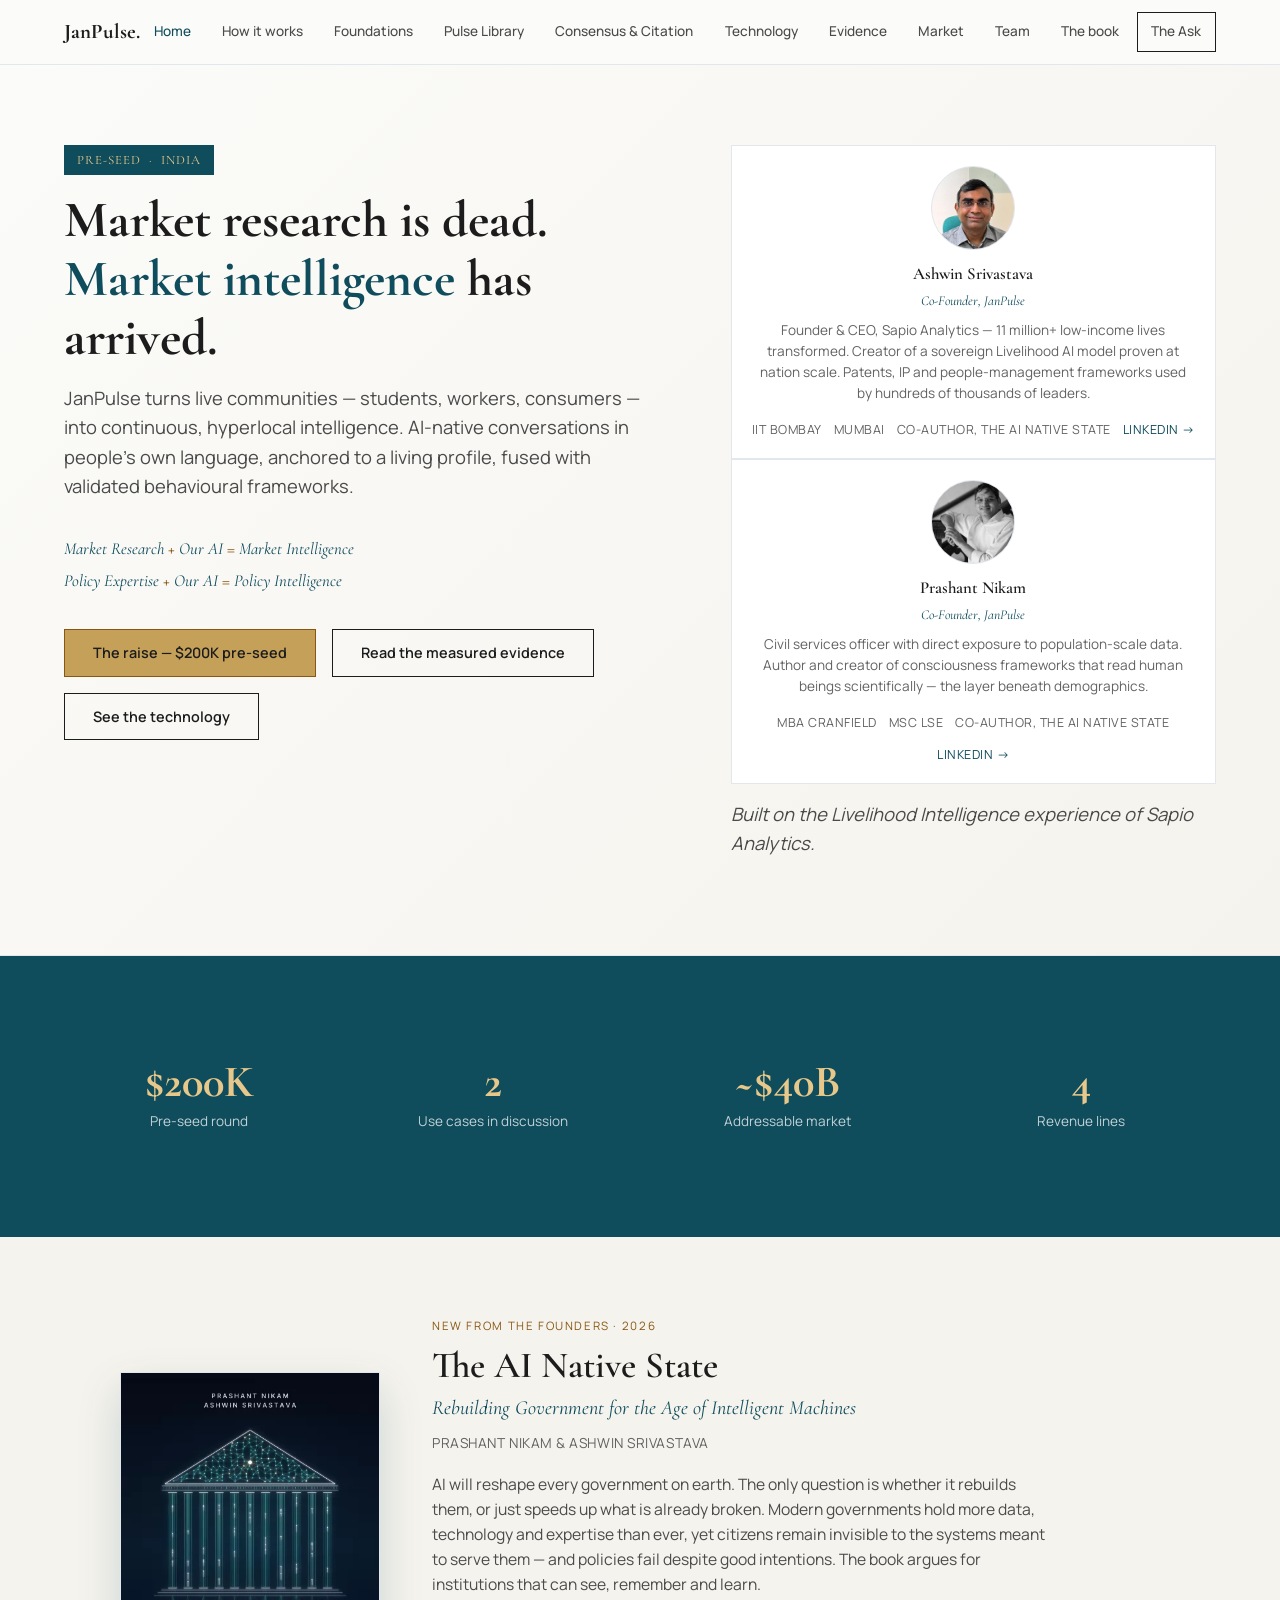
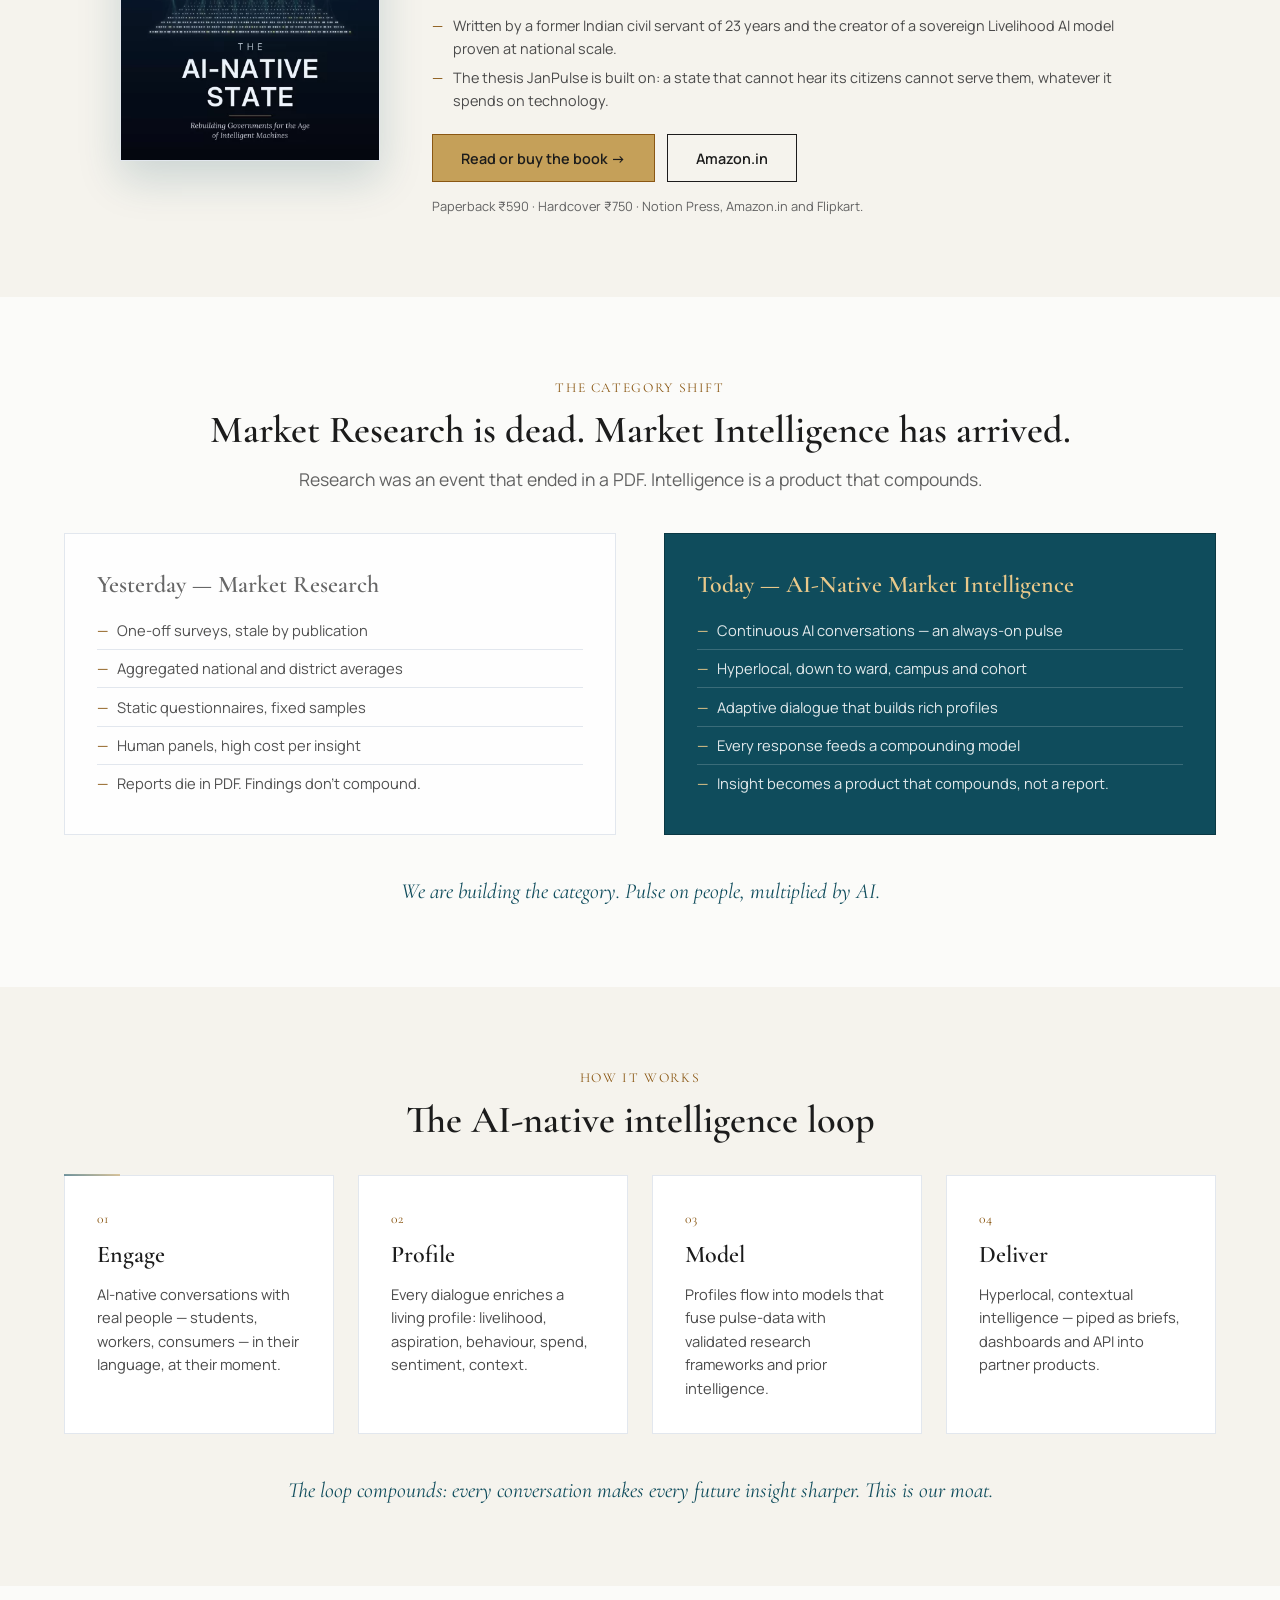
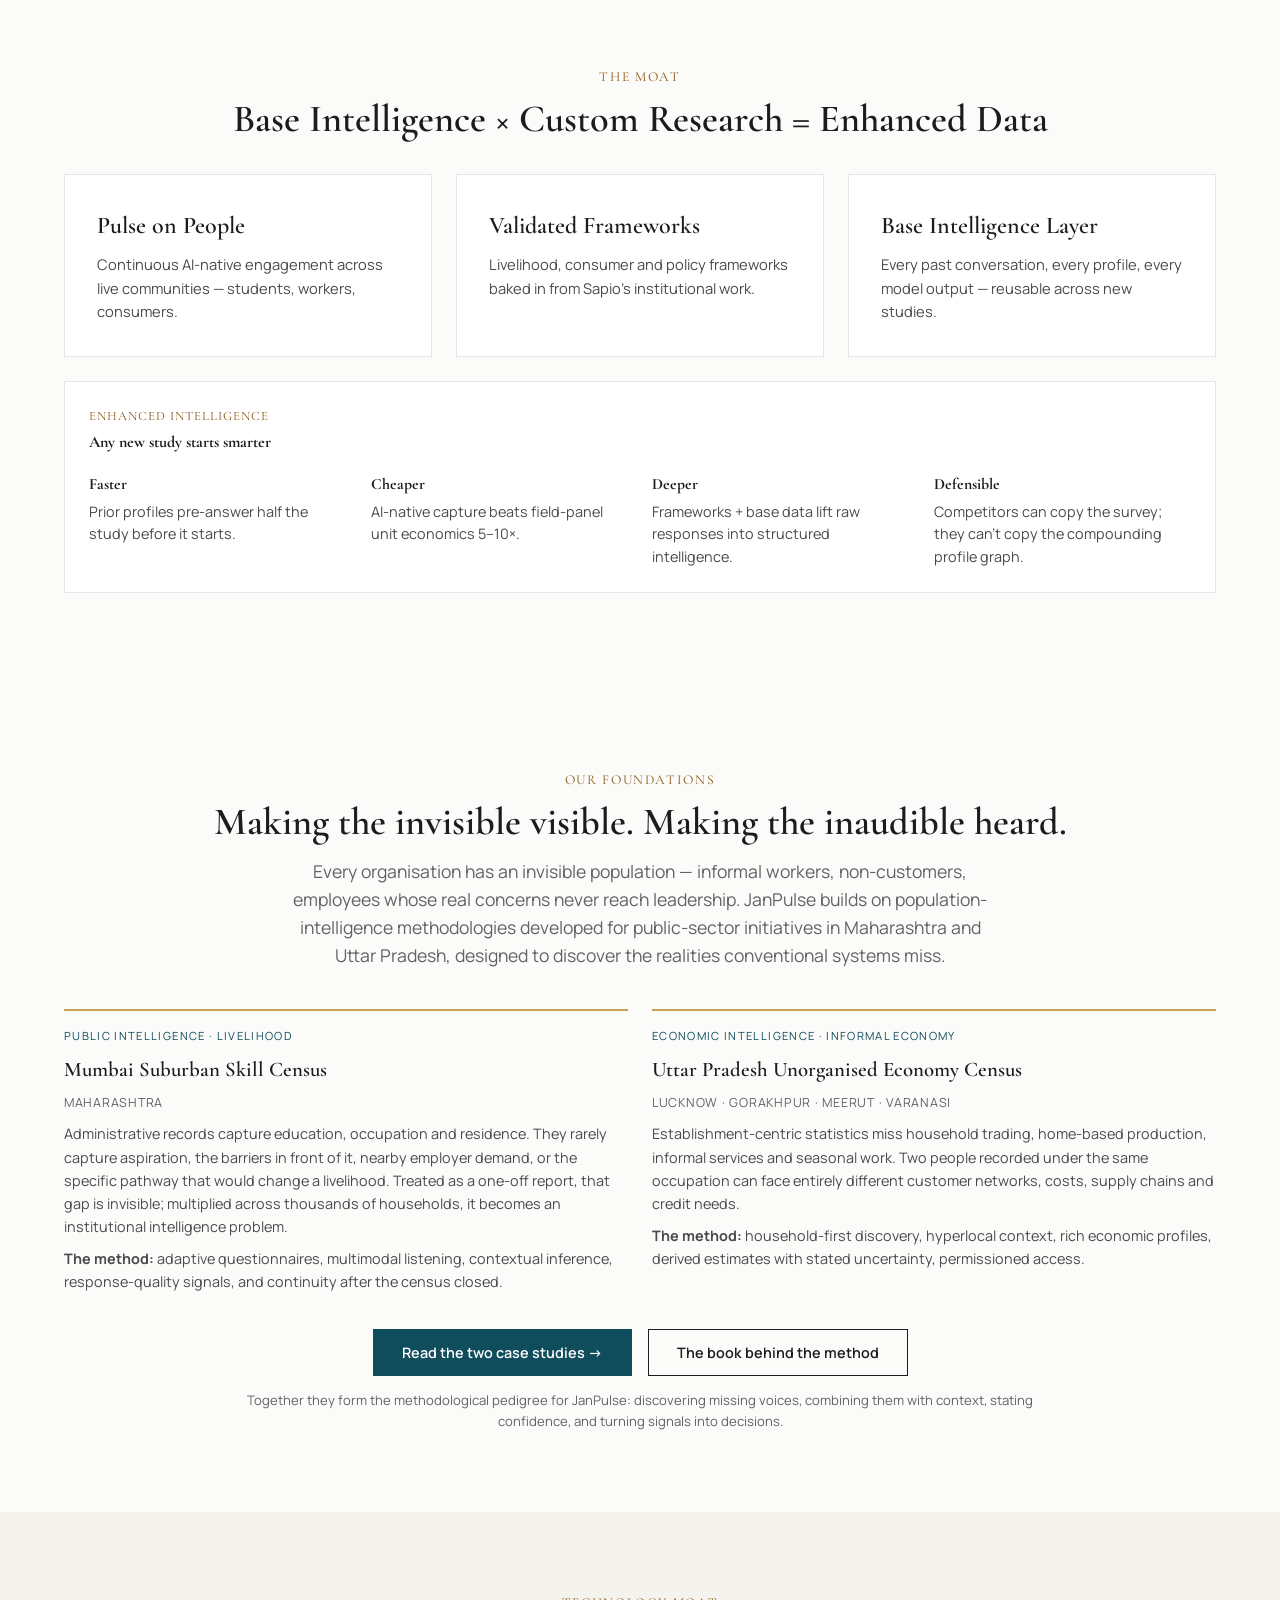
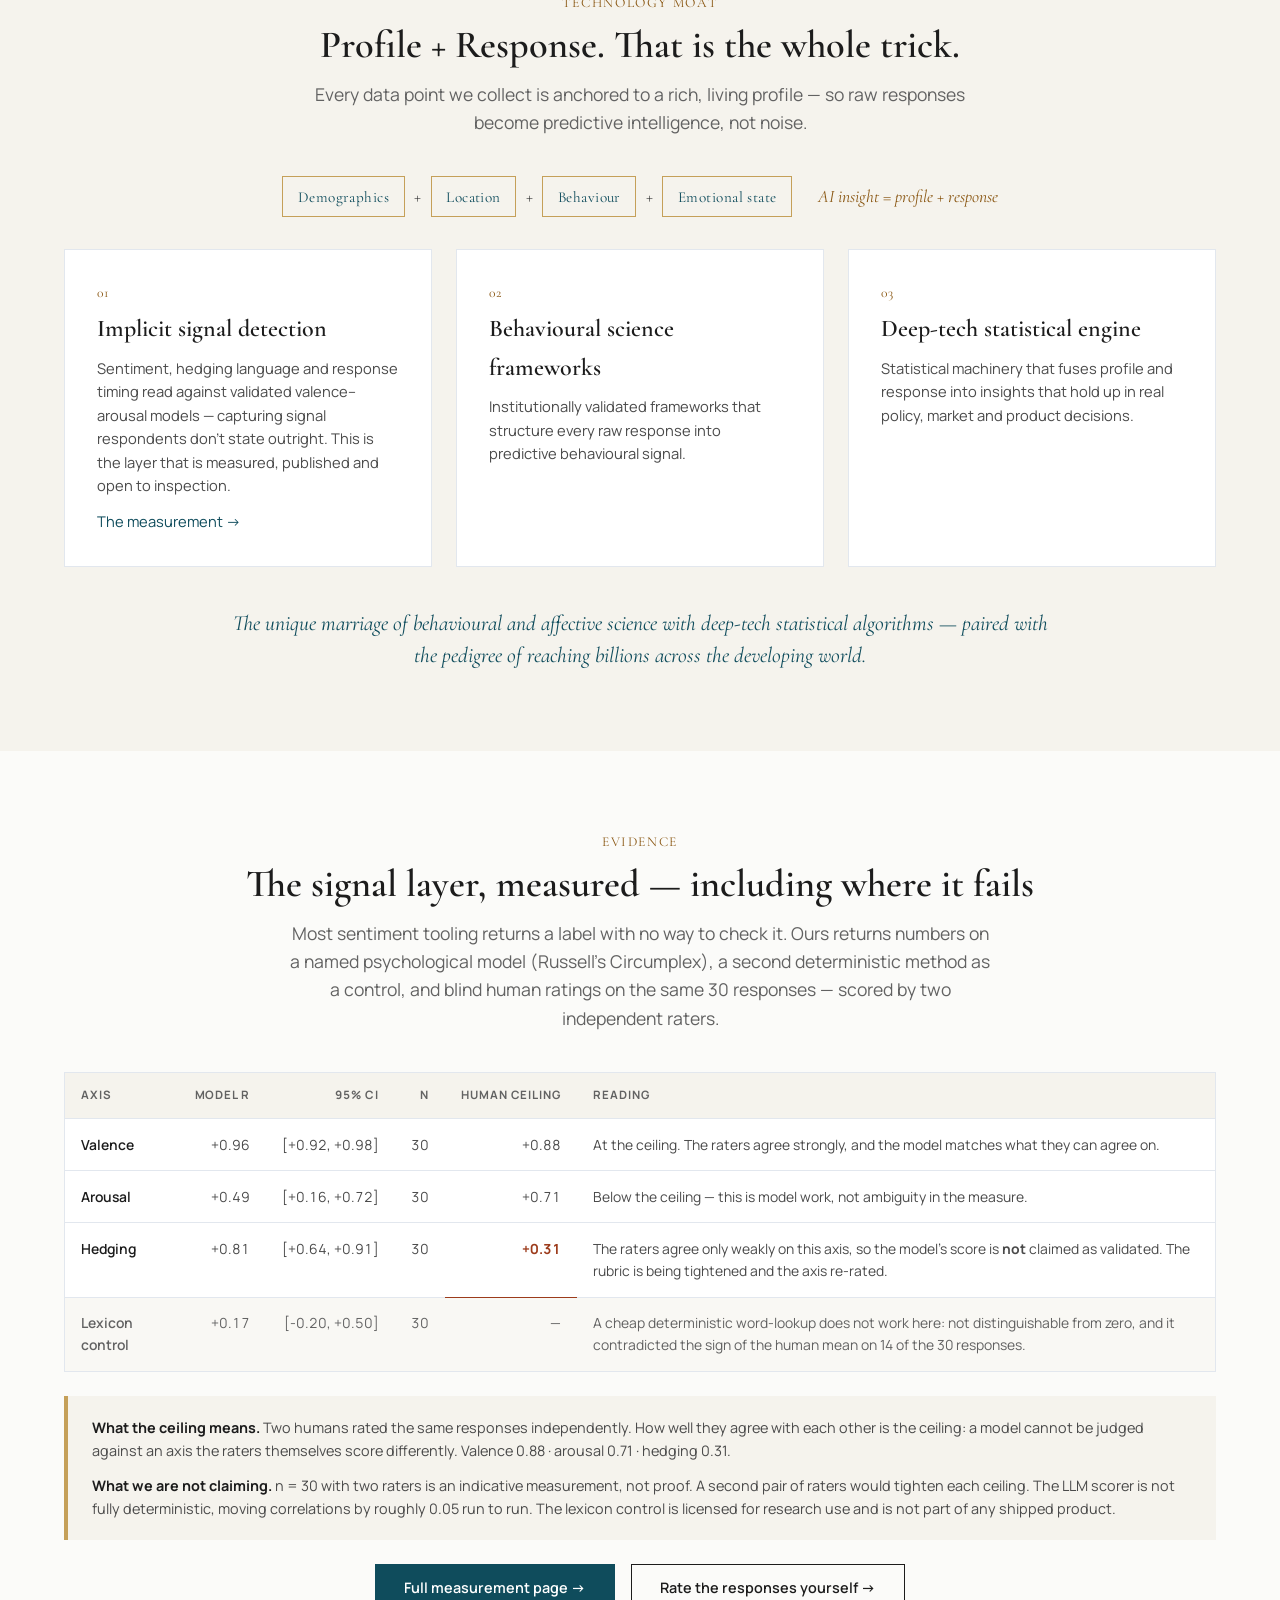
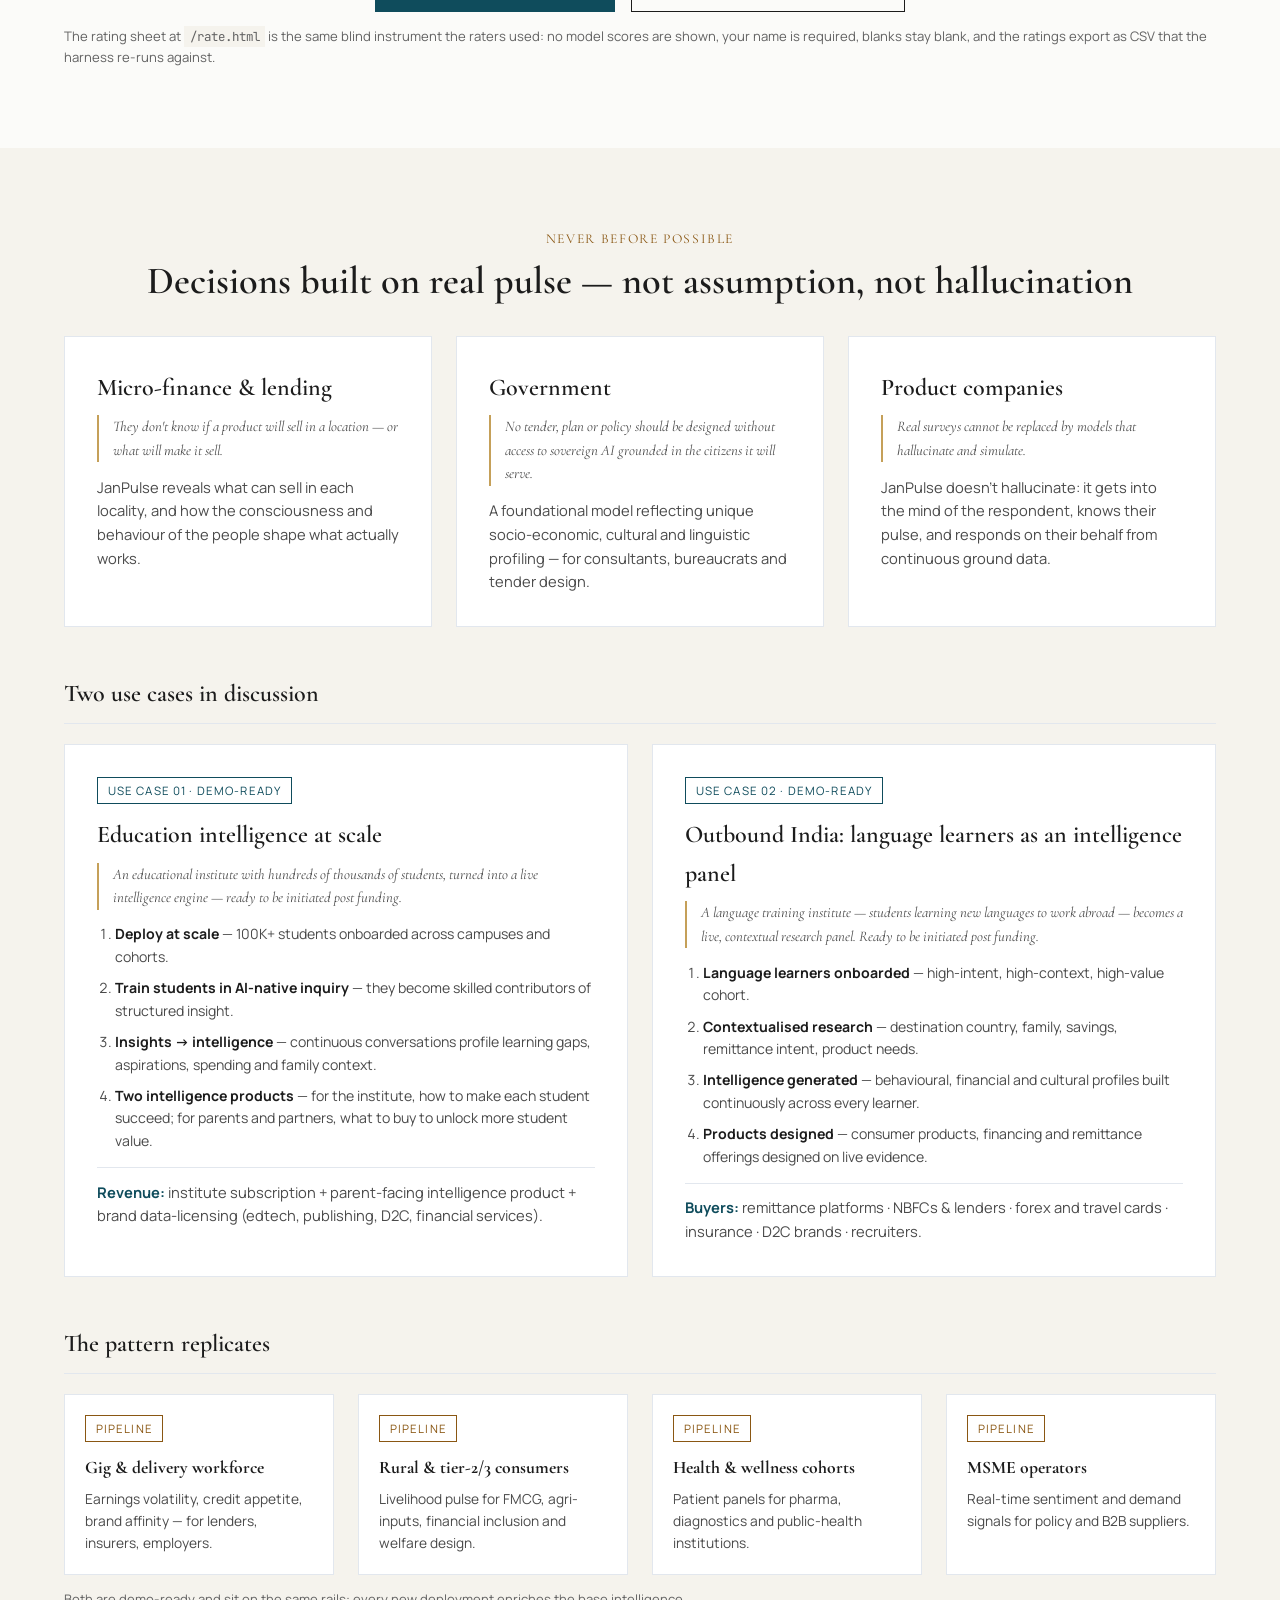
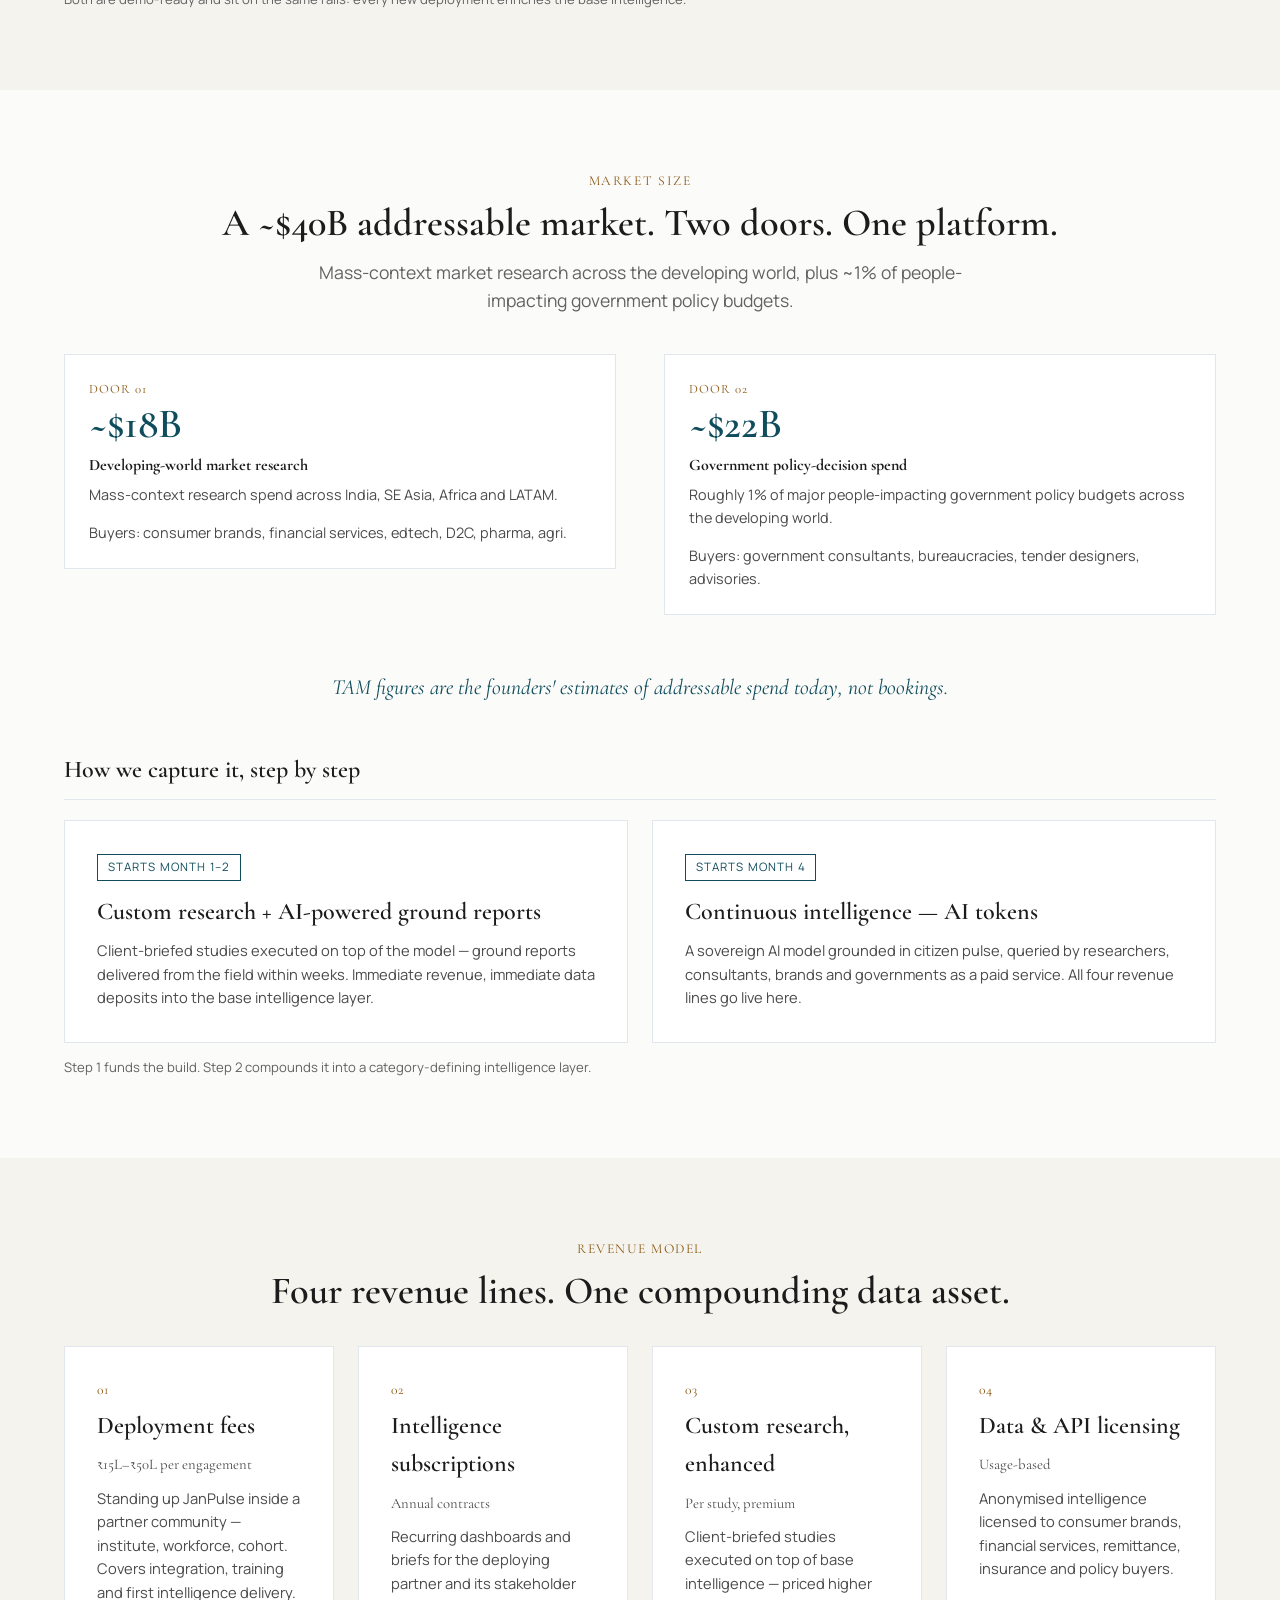
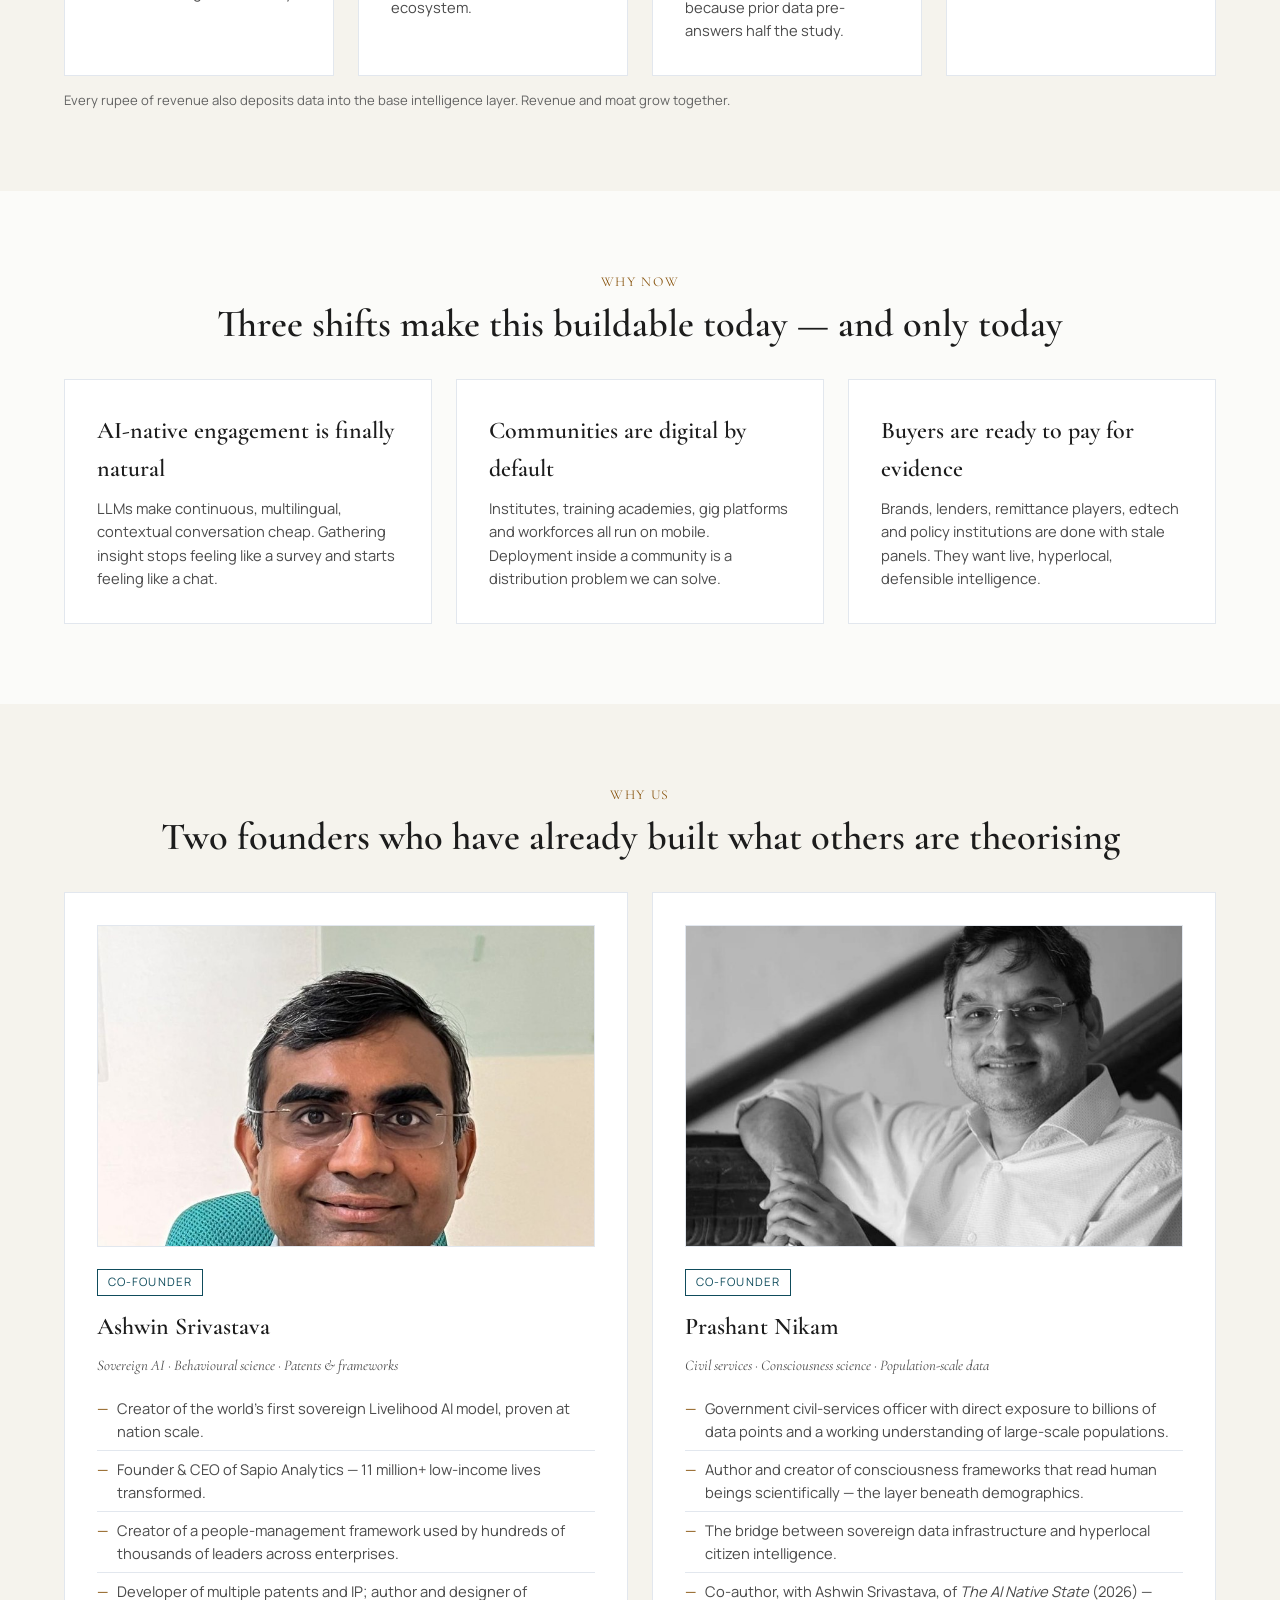
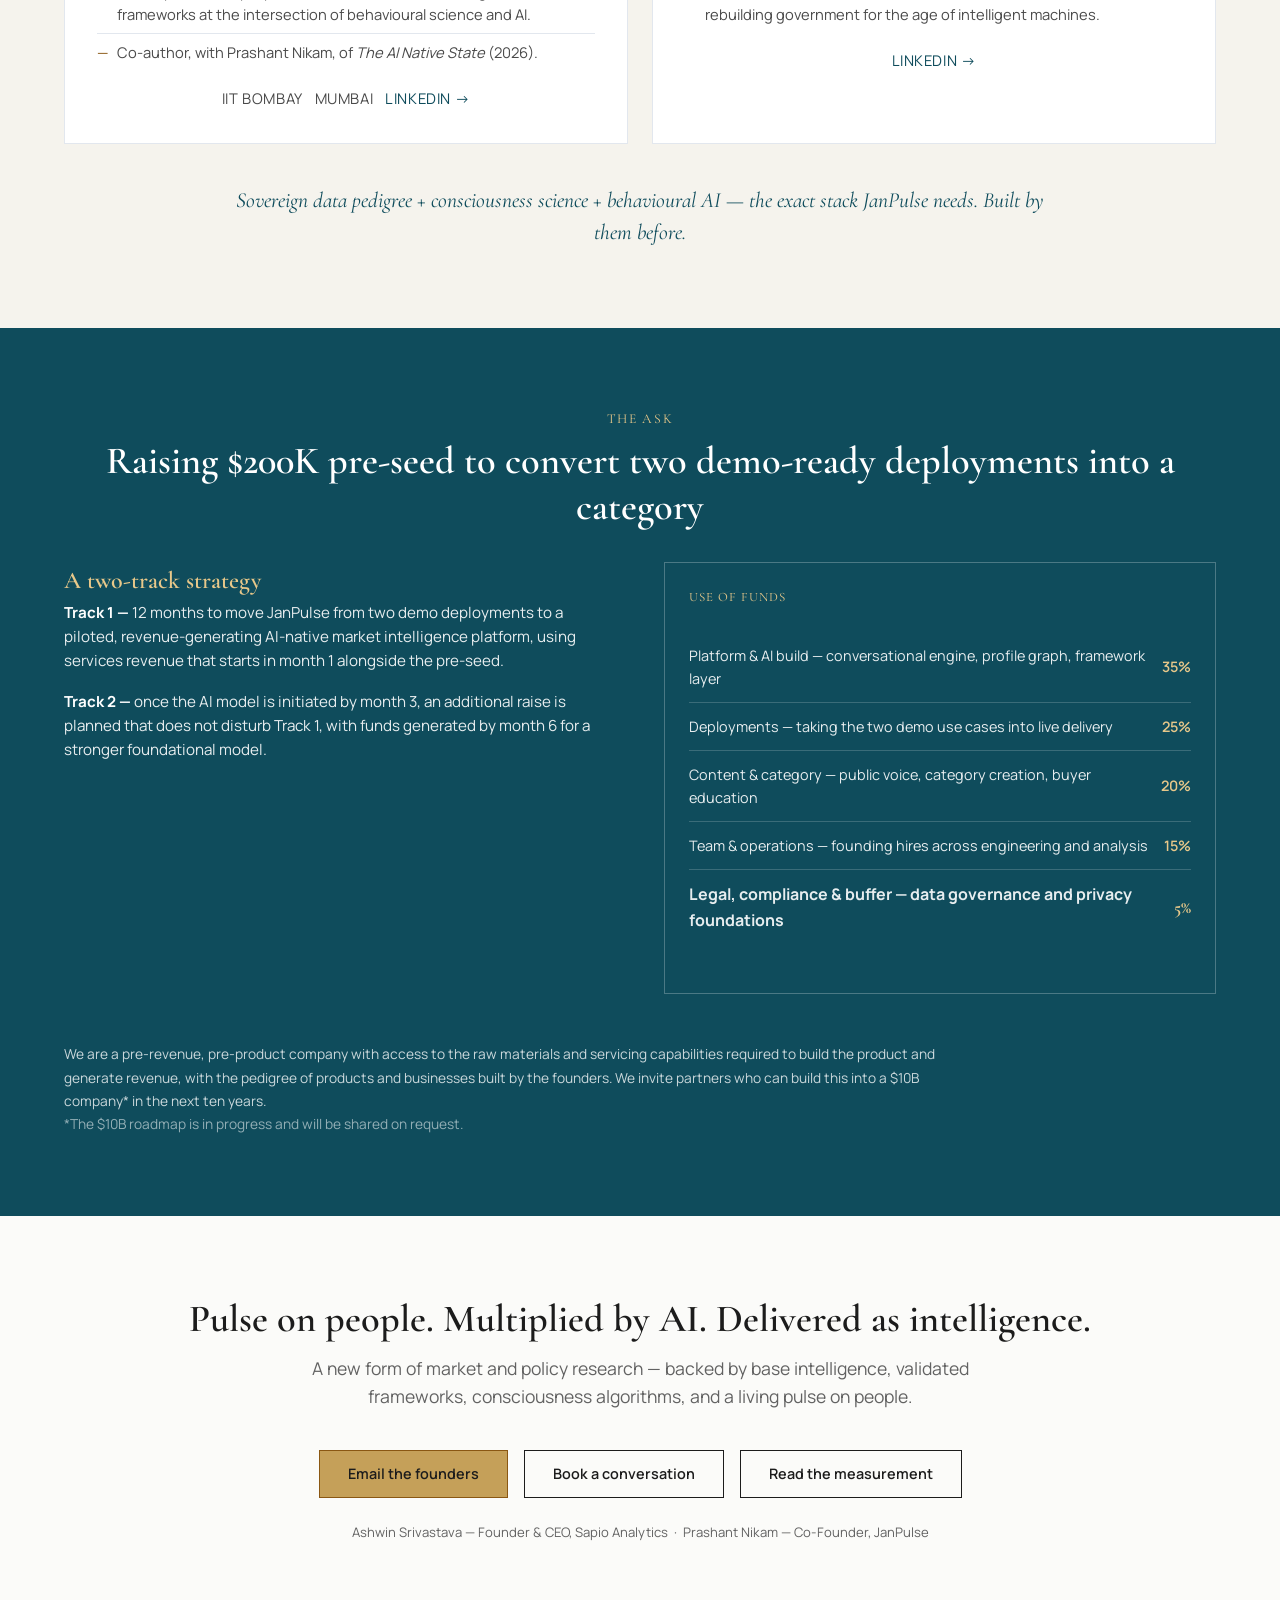
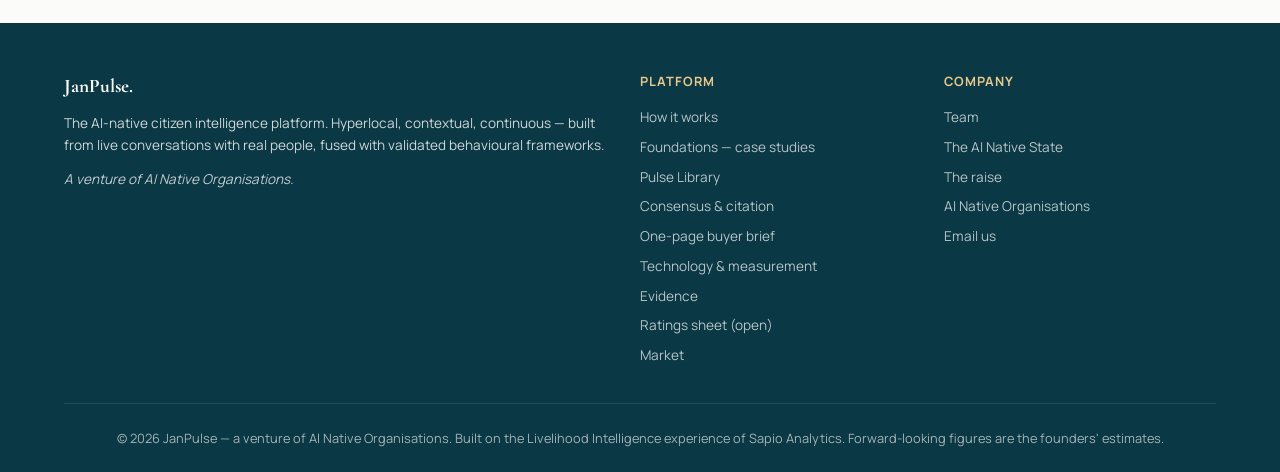
<file: index.html>
<!DOCTYPE html>
<html lang="en">
<head>
  <meta charset="UTF-8">
  <meta name="viewport" content="width=device-width, initial-scale=1.0">
  <title>JanPulse — The AI-Native Citizen Intelligence Platform</title>
  <link rel="stylesheet" href="styles.css">
  <link rel="stylesheet" href="janpulse.css">
  <meta name="description" content="JanPulse is the AI-native citizen intelligence platform: continuous, hyperlocal, contextual intelligence built from live conversations with real people — students, workers, consumers — in their language, fused with validated behavioural frameworks. Pre-seed, India.">
  <meta property="og:title" content="JanPulse — The AI-Native Citizen Intelligence Platform">
  <meta property="og:description" content="Market Research + Our AI = Market Intelligence. Policy Expertise + Our AI = Policy Intelligence. Hyperlocal. Contextual. Continuous.">
  <meta property="og:type" content="website">
</head>
<body>

<!-- Navigation -->
<nav class="site-nav">
  <div class="nav-inner">
    <a class='nav-logo' href='/'>JanPulse.</a>
    <button class="nav-toggle" onclick="toggleNav()" aria-label="Toggle navigation">
      <span></span><span></span><span></span>
    </button>
    <div class="nav-links" id="navLinks">
      <a class='active' href='/'>Home</a>
      <a href="#how">How it works</a>
      <a href="/foundations.html">Foundations</a>
      <a href="/library.html">Pulse Library</a>
      <a href='/consensus.html'>Consensus &amp; Citation</a>
      <a href="/#technology">Technology</a>
      <a href="#evidence">Evidence</a>
      <a href="#market">Market</a>
      <a href="#team">Team</a>
      <a href="#book">The book</a>
      <a href="#ask" class="btn btn-outline btn-sm">The Ask</a>
    </div>
  </div>
</nav>

<!-- Hero -->
<section class="hero">
  <div class="container">
    <div class="hero-grid">
      <div>
        <div class="badge">Pre-seed &nbsp;·&nbsp; India</div>
        <h1>Market research is dead. <span class="highlight">Market intelligence</span> has arrived.</h1>
        <p>JanPulse turns live communities &mdash; students, workers, consumers &mdash; into continuous,
          hyperlocal intelligence. AI-native conversations in people's own language, anchored to a living
          profile, fused with validated behavioural frameworks.</p>
        <p class="hero-equations">Market Research <b>+</b> Our AI <b>=</b> Market Intelligence<br>
          Policy Expertise <b>+</b> Our AI <b>=</b> Policy Intelligence</p>
        <div class="hero-actions">
          <a href="#ask" class="btn btn-gold">The raise &mdash; $200K pre-seed</a>
          <a href="#evidence" class="btn btn-outline">Read the measured evidence</a>
          <a href="/technology.html" class="btn btn-outline">See the technology</a>
        </div>
      </div>
      <div>
        <h2 class="sr-only">Founders</h2>
        <div class="researcher-card">
          <div class="avatar photo"><img src="assets/img/founders/ashwin-200.jpg" alt="Ashwin Srivastava"
            width="200" height="200" loading="lazy"></div>
          <h3>Ashwin Srivastava</h3>
          <div class="institution">Co-Founder, JanPulse</div>
          <div class="title">Founder &amp; CEO, Sapio Analytics &mdash; 11 million+ low-income lives transformed.
            Creator of a sovereign Livelihood AI model proven at nation scale. Patents, IP and
            people-management frameworks used by hundreds of thousands of leaders.</div>
          <div class="mini-links">
            <span>IIT Bombay</span><span>Mumbai</span><span>Co-author, The AI Native State</span>
            <a href="https://www.linkedin.com/in/ashwinsrivastava/" target="_blank" rel="noopener">LinkedIn &rarr;</a>
          </div>
        </div>
        <div class="researcher-card" style="margin-top:1rem;">
          <div class="avatar photo"><img src="assets/img/founders/prashant-200.jpg" alt="Prashant Nikam"
            width="200" height="200" loading="lazy"></div>
          <h3>Prashant Nikam</h3>
          <div class="institution">Co-Founder, JanPulse</div>
          <div class="title">Civil services officer with direct exposure to population-scale data.
            Author and creator of consciousness frameworks that read human beings scientifically &mdash;
            the layer beneath demographics.</div>
          <div class="mini-links">
            <span>MBA Cranfield</span><span>MSc LSE</span><span>Co-author, The AI Native State</span>
            <a href="https://www.linkedin.com/in/prashant-nikam-new/" target="_blank" rel="noopener">LinkedIn &rarr;</a>
          </div>
        </div>
        <p class="provenance">Built on the Livelihood Intelligence experience of Sapio Analytics.</p>
      </div>
    </div>
  </div>
</section>

<!-- Stats -->
<section class="section section-dark text-center">
  <div class="container">
    <div class="stats-row">
      <div class="stat-card">
        <div class="num">$200K</div>
        <div class="label">Pre-seed round</div>
      </div>
      <div class="stat-card">
        <div class="num">2</div>
        <div class="label">Use cases in discussion</div>
      </div>
      <div class="stat-card">
        <div class="num">~$40B</div>
        <div class="label">Addressable market</div>
      </div>
      <div class="stat-card">
        <div class="num">4</div>
        <div class="label">Revenue lines</div>
      </div>
    </div>
  </div>
</section>

<!-- The book -->
<section class="section section-cream" id="book">
  <div class="container">
    <div class="book-band">
      <div class="book-cover">
        <img src="assets/img/the-ai-native-state-cover.webp"
             alt="The AI Native State, by Prashant Nikam and Ashwin Srivastava"
             width="400" height="600" loading="lazy">
      </div>
      <div class="book-details">
        <div class="book-kicker">New from the founders &middot; 2026</div>
        <h2 class="book-title">The AI Native State</h2>
        <p class="book-subtitle">Rebuilding Government for the Age of Intelligent Machines</p>
        <p class="book-authors">Prashant Nikam &amp; Ashwin Srivastava</p>
        <p class="book-blurb">AI will reshape every government on earth. The only question is whether it
          rebuilds them, or just speeds up what is already broken. Modern governments hold more data,
          technology and expertise than ever, yet citizens remain invisible to the systems meant to
          serve them &mdash; and policies fail despite good intentions. The book argues for
          institutions that can see, remember and learn.</p>
        <ul class="book-points">
          <li>Written by a former Indian civil servant of 23 years and the creator of a sovereign
            Livelihood AI model proven at national scale.</li>
          <li>The thesis JanPulse is built on: a state that cannot hear its citizens cannot serve them,
            whatever it spends on technology.</li>
        </ul>
        <div class="book-actions">
          <a href="https://notionpress.com/in/read/the-ai-native-state" target="_blank" rel="noopener"
             class="btn btn-gold">Read or buy the book &rarr;</a>
          <a href="https://www.amazon.in/dp/B0HMSJRMRS" target="_blank" rel="noopener"
             class="btn btn-outline">Amazon.in</a>
        </div>
        <p class="book-price">Paperback &#8377;590 &middot; Hardcover &#8377;750 &middot; Notion Press,
          Amazon.in and Flipkart.</p>
      </div>
    </div>
  </div>
</section>

<!-- Category shift -->
<section class="section" id="shift">
  <div class="container">
    <span class="eyebrow text-center">The category shift</span>
    <h2 class="section-title text-center">Market Research is dead. Market Intelligence has arrived.</h2>
    <p class="section-subtitle text-center" style="margin-left:auto;margin-right:auto;">
      Research was an event that ended in a PDF. Intelligence is a product that compounds.
    </p>

    <div class="cols-2">
      <div class="card card-muted">
        <h3>Yesterday &mdash; Market Research</h3>
        <ul class="plain-list">
          <li>One-off surveys, stale by publication</li>
          <li>Aggregated national and district averages</li>
          <li>Static questionnaires, fixed samples</li>
          <li>Human panels, high cost per insight</li>
          <li>Reports die in PDF. Findings don't compound.</li>
        </ul>
      </div>
      <div class="card card-dark">
        <h3>Today &mdash; AI-Native Market Intelligence</h3>
        <ul class="plain-list">
          <li>Continuous AI conversations &mdash; an always-on pulse</li>
          <li>Hyperlocal, down to ward, campus and cohort</li>
          <li>Adaptive dialogue that builds rich profiles</li>
          <li>Every response feeds a compounding model</li>
          <li>Insight becomes a product that compounds, not a report.</li>
        </ul>
      </div>
    </div>
    <p class="pull-quote">We are building the category. Pulse on people, multiplied by AI.</p>
  </div>
</section>

<!-- How it works -->
<section class="section section-cream" id="how">
  <div class="container">
    <span class="eyebrow text-center">How it works</span>
    <h2 class="section-title text-center">The AI-native intelligence loop</h2>
    <div class="card-grid card-grid-4" style="margin-top:2rem;">
      <div class="card">
        <div class="step-num">01</div>
        <h3>Engage</h3>
        <p>AI-native conversations with real people &mdash; students, workers, consumers &mdash; in their
          language, at their moment.</p>
      </div>
      <div class="card">
        <div class="step-num">02</div>
        <h3>Profile</h3>
        <p>Every dialogue enriches a living profile: livelihood, aspiration, behaviour, spend, sentiment,
          context.</p>
      </div>
      <div class="card">
        <div class="step-num">03</div>
        <h3>Model</h3>
        <p>Profiles flow into models that fuse pulse-data with validated research frameworks and prior
          intelligence.</p>
      </div>
      <div class="card">
        <div class="step-num">04</div>
        <h3>Deliver</h3>
        <p>Hyperlocal, contextual intelligence &mdash; piped as briefs, dashboards and API into partner
          products.</p>
      </div>
    </div>
    <p class="pull-quote">The loop compounds: every conversation makes every future insight sharper. This is our moat.</p>
  </div>
</section>

<!-- Moat -->
<section class="section" id="moat">
  <div class="container">
    <span class="eyebrow text-center">The moat</span>
    <h2 class="section-title text-center">Base Intelligence &times; Custom Research = Enhanced Data</h2>
    <div class="card-grid card-grid-3" style="margin-top:2rem;">
      <div class="card">
        <h3>Pulse on People</h3>
        <p>Continuous AI-native engagement across live communities &mdash; students, workers, consumers.</p>
      </div>
      <div class="card">
        <h3>Validated Frameworks</h3>
        <p>Livelihood, consumer and policy frameworks baked in from Sapio's institutional work.</p>
      </div>
      <div class="card">
        <h3>Base Intelligence Layer</h3>
        <p>Every past conversation, every profile, every model output &mdash; reusable across new studies.</p>
      </div>
    </div>

    <div class="phase-card" style="margin-top:1.5rem;">
      <div class="phase-label">Enhanced intelligence</div>
      <h4>Any new study starts smarter</h4>
      <div class="card-grid card-grid-4" style="margin-top:1rem;">
        <div><h4 class="tiny-head">Faster</h4><p class="tiny">Prior profiles pre-answer half the study before it starts.</p></div>
        <div><h4 class="tiny-head">Cheaper</h4><p class="tiny">AI-native capture beats field-panel unit economics 5&ndash;10&times;.</p></div>
        <div><h4 class="tiny-head">Deeper</h4><p class="tiny">Frameworks + base data lift raw responses into structured intelligence.</p></div>
        <div><h4 class="tiny-head">Defensible</h4><p class="tiny">Competitors can copy the survey; they can't copy the compounding profile graph.</p></div>
      </div>
    </div>
  </div>
</section>

<!-- Foundations -->
<section class="section" id="foundations">
  <div class="container">
    <span class="eyebrow text-center">Our foundations</span>
    <h2 class="section-title text-center">Making the invisible visible. Making the inaudible heard.</h2>
    <p class="section-subtitle text-center" style="margin-left:auto;margin-right:auto;">
      Every organisation has an invisible population &mdash; informal workers, non-customers, employees
      whose real concerns never reach leadership. JanPulse builds on population-intelligence
      methodologies developed for public-sector initiatives in Maharashtra and Uttar Pradesh, designed
      to discover the realities conventional systems miss.
    </p>

    <div class="card-grid card-grid-2" style="margin-top:2.5rem;">
      <div class="foundation-card">
        <div class="foundation-label">Public intelligence &middot; Livelihood</div>
        <h3>Mumbai Suburban Skill Census</h3>
        <div class="where">Maharashtra</div>
        <p>Administrative records capture education, occupation and residence. They rarely capture
          aspiration, the barriers in front of it, nearby employer demand, or the specific pathway that
          would change a livelihood. Treated as a one-off report, that gap is invisible; multiplied
          across thousands of households, it becomes an institutional intelligence problem.</p>
        <p style="margin-top:0.6rem;"><b>The method:</b> adaptive questionnaires, multimodal listening,
          contextual inference, response-quality signals, and continuity after the census closed.</p>
      </div>
      <div class="foundation-card">
        <div class="foundation-label">Economic intelligence &middot; Informal economy</div>
        <h3>Uttar Pradesh Unorganised Economy Census</h3>
        <div class="where">Lucknow &middot; Gorakhpur &middot; Meerut &middot; Varanasi</div>
        <p>Establishment-centric statistics miss household trading, home-based production, informal
          services and seasonal work. Two people recorded under the same occupation can face entirely
          different customer networks, costs, supply chains and credit needs.</p>
        <p style="margin-top:0.6rem;"><b>The method:</b> household-first discovery, hyperlocal context,
          rich economic profiles, derived estimates with stated uncertainty, permissioned access.</p>
      </div>
    </div>

    <div class="flex-center" style="margin-top:2.2rem;">
      <a href="/foundations.html" class="btn btn-teal">Read the two case studies &rarr;</a>
      <a href="#book" class="btn btn-outline">The book behind the method</a>
    </div>
    <p class="caption text-center" style="max-width:820px;margin-left:auto;margin-right:auto;">Together
      they form the methodological pedigree for JanPulse: discovering missing voices, combining them
      with context, stating confidence, and turning signals into decisions.</p>
  </div>
</section>

<!-- Technology -->
<section class="section section-cream" id="technology">
  <div class="container">
    <span class="eyebrow text-center">Technology moat</span>
    <h2 class="section-title text-center">Profile + Response. That is the whole trick.</h2>
    <p class="section-subtitle text-center" style="margin-left:auto;margin-right:auto;">
      Every data point we collect is anchored to a rich, living profile &mdash; so raw responses become
      predictive intelligence, not noise.
    </p>

    <div class="formula">
      <span class="formula-chip">Demographics</span>+
      <span class="formula-chip">Location</span>+
      <span class="formula-chip">Behaviour</span>+
      <span class="formula-chip">Emotional state</span>
      <span class="formula-eq">AI insight = profile + response</span>
    </div>

    <div class="card-grid card-grid-3" style="margin-top:2rem;">
      <div class="card">
        <div class="step-num">01</div>
        <h3>Implicit signal detection</h3>
        <p>Sentiment, hedging language and response timing read against validated valence&ndash;arousal
          models &mdash; capturing signal respondents don't state outright. This is the layer that is
          measured, published and open to inspection.</p>
        <p style="margin-top:0.75rem;"><a href="/technology.html">The measurement &rarr;</a></p>
      </div>
      <div class="card">
        <div class="step-num">02</div>
        <h3>Behavioural science frameworks</h3>
        <p>Institutionally validated frameworks that structure every raw response into predictive
          behavioural signal.</p>
      </div>
      <div class="card">
        <div class="step-num">03</div>
        <h3>Deep-tech statistical engine</h3>
        <p>Statistical machinery that fuses profile and response into insights that hold up in real
          policy, market and product decisions.</p>
      </div>
    </div>

    <p class="pull-quote">The unique marriage of behavioural and affective science with deep-tech
      statistical algorithms &mdash; paired with the pedigree of reaching billions across the developing world.</p>
  </div>
</section>

<!-- Evidence -->
<section class="section" id="evidence">
  <div class="container">
    <span class="eyebrow text-center">Evidence</span>
    <h2 class="section-title text-center">The signal layer, measured &mdash; including where it fails</h2>
    <p class="section-subtitle text-center" style="margin-left:auto;margin-right:auto;">
      Most sentiment tooling returns a label with no way to check it. Ours returns numbers on a named
      psychological model (Russell's Circumplex), a second deterministic method as a control, and blind
      human ratings on the same 30 responses &mdash; scored by two independent raters.
    </p>

    <table class="evidence-table">
      <thead>
        <tr>
          <th>Axis</th>
          <th class="n">Model r</th>
          <th class="n">95% CI</th>
          <th class="n">n</th>
          <th class="n">Human ceiling</th>
          <th>Reading</th>
        </tr>
      </thead>
      <tbody>
        <tr>
          <td class="strong">Valence</td>
          <td class="n">+0.96</td>
          <td class="n">[+0.92, +0.98]</td>
          <td class="n">30</td>
          <td class="n">+0.88</td>
          <td>At the ceiling. The raters agree strongly, and the model matches what they can agree on.</td>
        </tr>
        <tr>
          <td class="strong">Arousal</td>
          <td class="n">+0.49</td>
          <td class="n">[+0.16, +0.72]</td>
          <td class="n">30</td>
          <td class="n">+0.71</td>
          <td>Below the ceiling &mdash; this is model work, not ambiguity in the measure.</td>
        </tr>
        <tr>
          <td class="strong">Hedging</td>
          <td class="n">+0.81</td>
          <td class="n">[+0.64, +0.91]</td>
          <td class="n">30</td>
          <td class="n warn">+0.31</td>
          <td>The raters agree only weakly on this axis, so the model's score is <b>not</b> claimed as
            validated. The rubric is being tightened and the axis re-rated.</td>
        </tr>
        <tr class="control">
          <td class="strong">Lexicon control</td>
          <td class="n">+0.17</td>
          <td class="n">[-0.20, +0.50]</td>
          <td class="n">30</td>
          <td class="n">&mdash;</td>
          <td>A cheap deterministic word-lookup does not work here: not distinguishable from zero, and it
            contradicted the sign of the human mean on 14 of the 30 responses.</td>
        </tr>
      </tbody>
    </table>

    <div class="note">
      <p><b>What the ceiling means.</b> Two humans rated the same responses independently. How well they
        agree with each other is the ceiling: a model cannot be judged against an axis the raters
        themselves score differently. Valence 0.88 &middot; arousal 0.71 &middot; hedging 0.31.</p>
      <p><b>What we are not claiming.</b> n = 30 with two raters is an indicative measurement, not proof.
        A second pair of raters would tighten each ceiling. The LLM scorer is not fully deterministic,
        moving correlations by roughly 0.05 run to run. The lexicon control is licensed for research use
        and is not part of any shipped product.</p>
    </div>

    <div class="flex-center" style="margin-top:1.5rem;">
      <a href="/technology.html" class="btn btn-teal">Full measurement page &rarr;</a>
      <a href="/rate.html" class="btn btn-outline">Rate the responses yourself &rarr;</a>
    </div>
    <p class="caption">The rating sheet at <code>/rate.html</code> is the same blind instrument the raters
      used: no model scores are shown, your name is required, blanks stay blank, and the ratings export as
      CSV that the harness re-runs against.</p>
  </div>
</section>

<!-- Use cases -->
<section class="section section-cream" id="usecases">
  <div class="container">
    <span class="eyebrow text-center">Never before possible</span>
    <h2 class="section-title text-center">Decisions built on real pulse &mdash; not assumption, not hallucination</h2>

    <div class="card-grid card-grid-3" style="margin-top:2rem;">
      <div class="card">
        <h3>Micro-finance &amp; lending</h3>
        <p class="pain">They don't know if a product will sell in a location &mdash; or what will make it sell.</p>
        <p>JanPulse reveals what can sell in each locality, and how the consciousness and behaviour of the
          people shape what actually works.</p>
      </div>
      <div class="card">
        <h3>Government</h3>
        <p class="pain">No tender, plan or policy should be designed without access to sovereign AI grounded
          in the citizens it will serve.</p>
        <p>A foundational model reflecting unique socio-economic, cultural and linguistic profiling &mdash;
          for consultants, bureaucrats and tender design.</p>
      </div>
      <div class="card">
        <h3>Product companies</h3>
        <p class="pain">Real surveys cannot be replaced by models that hallucinate and simulate.</p>
        <p>JanPulse doesn't hallucinate: it gets into the mind of the respondent, knows their pulse, and
          responds on their behalf from continuous ground data.</p>
      </div>
    </div>

    <h3 class="sub-head">Two use cases in discussion</h3>
    <div class="card-grid card-grid-2">
      <div class="card">
        <span class="pill">Use case 01 &middot; demo-ready</span>
        <h3>Education intelligence at scale</h3>
        <p class="pain">An educational institute with hundreds of thousands of students, turned into a live
          intelligence engine &mdash; ready to be initiated post funding.</p>
        <ol class="steps-list">
          <li><b>Deploy at scale</b> &mdash; 100K+ students onboarded across campuses and cohorts.</li>
          <li><b>Train students in AI-native inquiry</b> &mdash; they become skilled contributors of structured insight.</li>
          <li><b>Insights &rarr; intelligence</b> &mdash; continuous conversations profile learning gaps,
            aspirations, spending and family context.</li>
          <li><b>Two intelligence products</b> &mdash; for the institute, how to make each student succeed;
            for parents and partners, what to buy to unlock more student value.</li>
        </ol>
        <p class="revenue"><b>Revenue:</b> institute subscription + parent-facing intelligence product +
          brand data-licensing (edtech, publishing, D2C, financial services).</p>
      </div>
      <div class="card">
        <span class="pill">Use case 02 &middot; demo-ready</span>
        <h3>Outbound India: language learners as an intelligence panel</h3>
        <p class="pain">A language training institute &mdash; students learning new languages to work
          abroad &mdash; becomes a live, contextual research panel. Ready to be initiated post funding.</p>
        <ol class="steps-list">
          <li><b>Language learners onboarded</b> &mdash; high-intent, high-context, high-value cohort.</li>
          <li><b>Contextualised research</b> &mdash; destination country, family, savings, remittance
            intent, product needs.</li>
          <li><b>Intelligence generated</b> &mdash; behavioural, financial and cultural profiles built
            continuously across every learner.</li>
          <li><b>Products designed</b> &mdash; consumer products, financing and remittance offerings
            designed on live evidence.</li>
        </ol>
        <p class="revenue"><b>Buyers:</b> remittance platforms &middot; NBFCs &amp; lenders &middot; forex
          and travel cards &middot; insurance &middot; D2C brands &middot; recruiters.</p>
      </div>
    </div>

    <h3 class="sub-head">The pattern replicates</h3>
    <div class="card-grid card-grid-4">
      <div class="card card-quiet">
        <span class="pill pill-warn">Pipeline</span>
        <h4>Gig &amp; delivery workforce</h4>
        <p>Earnings volatility, credit appetite, brand affinity &mdash; for lenders, insurers, employers.</p>
      </div>
      <div class="card card-quiet">
        <span class="pill pill-warn">Pipeline</span>
        <h4>Rural &amp; tier-2/3 consumers</h4>
        <p>Livelihood pulse for FMCG, agri-inputs, financial inclusion and welfare design.</p>
      </div>
      <div class="card card-quiet">
        <span class="pill pill-warn">Pipeline</span>
        <h4>Health &amp; wellness cohorts</h4>
        <p>Patient panels for pharma, diagnostics and public-health institutions.</p>
      </div>
      <div class="card card-quiet">
        <span class="pill pill-warn">Pipeline</span>
        <h4>MSME operators</h4>
        <p>Real-time sentiment and demand signals for policy and B2B suppliers.</p>
      </div>
    </div>
    <p class="caption">Both are demo-ready and sit on the same rails: every new deployment
      enriches the base intelligence.</p>
  </div>
</section>

<!-- Market -->
<section class="section" id="market">
  <div class="container">
    <span class="eyebrow text-center">Market size</span>
    <h2 class="section-title text-center">A ~$40B addressable market. Two doors. One platform.</h2>
    <p class="section-subtitle text-center" style="margin-left:auto;margin-right:auto;">
      Mass-context market research across the developing world, plus ~1% of people-impacting government
      policy budgets.
    </p>

    <div class="cols-2">
      <div class="phase-card">
        <div class="phase-label">Door 01</div>
        <h3 class="market-num">~$18B</h3>
        <h4>Developing-world market research</h4>
        <p>Mass-context research spend across India, SE Asia, Africa and LATAM.</p>
        <p class="caption">Buyers: consumer brands, financial services, edtech, D2C, pharma, agri.</p>
      </div>
      <div class="phase-card">
        <div class="phase-label">Door 02</div>
        <h3 class="market-num">~$22B</h3>
        <h4>Government policy-decision spend</h4>
        <p>Roughly 1% of major people-impacting government policy budgets across the developing world.</p>
        <p class="caption">Buyers: government consultants, bureaucracies, tender designers, advisories.</p>
      </div>
    </div>
    <p class="pull-quote">TAM figures are the founders' estimates of addressable spend today, not bookings.</p>

    <h3 class="sub-head">How we capture it, step by step</h3>
    <div class="card-grid card-grid-2">
      <div class="card">
        <span class="pill">Starts month 1&ndash;2</span>
        <h3>Custom research + AI-powered ground reports</h3>
        <p>Client-briefed studies executed on top of the model &mdash; ground reports delivered from the
          field within weeks. Immediate revenue, immediate data deposits into the base intelligence layer.</p>
      </div>
      <div class="card">
        <span class="pill">Starts month 4</span>
        <h3>Continuous intelligence &mdash; AI tokens</h3>
        <p>A sovereign AI model grounded in citizen pulse, queried by researchers, consultants, brands and
          governments as a paid service. All four revenue lines go live here.</p>
      </div>
    </div>
    <p class="caption">Step 1 funds the build. Step 2 compounds it into a category-defining intelligence layer.</p>
  </div>
</section>

<!-- Revenue -->
<section class="section section-cream" id="revenue">
  <div class="container">
    <span class="eyebrow text-center">Revenue model</span>
    <h2 class="section-title text-center">Four revenue lines. One compounding data asset.</h2>
    <div class="card-grid card-grid-4" style="margin-top:2rem;">
      <div class="card">
        <div class="step-num">01</div>
        <h3>Deployment fees</h3>
        <p class="price">&#8377;15L&ndash;&#8377;50L per engagement</p>
        <p>Standing up JanPulse inside a partner community &mdash; institute, workforce, cohort. Covers
          integration, training and first intelligence delivery.</p>
      </div>
      <div class="card">
        <div class="step-num">02</div>
        <h3>Intelligence subscriptions</h3>
        <p class="price">Annual contracts</p>
        <p>Recurring dashboards and briefs for the deploying partner and its stakeholder ecosystem.</p>
      </div>
      <div class="card">
        <div class="step-num">03</div>
        <h3>Custom research, enhanced</h3>
        <p class="price">Per study, premium</p>
        <p>Client-briefed studies executed on top of base intelligence &mdash; priced higher because prior
          data pre-answers half the study.</p>
      </div>
      <div class="card">
        <div class="step-num">04</div>
        <h3>Data &amp; API licensing</h3>
        <p class="price">Usage-based</p>
        <p>Anonymised intelligence licensed to consumer brands, financial services, remittance, insurance
          and policy buyers.</p>
      </div>
    </div>
    <p class="caption">Every rupee of revenue also deposits data into the base intelligence layer. Revenue
      and moat grow together.</p>
  </div>
</section>

<!-- Why now -->
<section class="section" id="why-now">
  <div class="container">
    <span class="eyebrow text-center">Why now</span>
    <h2 class="section-title text-center">Three shifts make this buildable today &mdash; and only today</h2>
    <div class="card-grid card-grid-3" style="margin-top:2rem;">
      <div class="card">
        <h3>AI-native engagement is finally natural</h3>
        <p>LLMs make continuous, multilingual, contextual conversation cheap. Gathering insight stops
          feeling like a survey and starts feeling like a chat.</p>
      </div>
      <div class="card">
        <h3>Communities are digital by default</h3>
        <p>Institutes, training academies, gig platforms and workforces all run on mobile. Deployment
          inside a community is a distribution problem we can solve.</p>
      </div>
      <div class="card">
        <h3>Buyers are ready to pay for evidence</h3>
        <p>Brands, lenders, remittance players, edtech and policy institutions are done with stale panels.
          They want live, hyperlocal, defensible intelligence.</p>
      </div>
    </div>
  </div>
</section>

<!-- Team -->
<section class="section section-cream" id="team">
  <div class="container">
    <span class="eyebrow text-center">Why us</span>
    <h2 class="section-title text-center">Two founders who have already built what others are theorising</h2>

    <div class="card-grid card-grid-2" style="margin-top:2rem;">
      <div class="card">
        <div class="portrait-frame" style="margin-bottom:1.35rem;">
          <img src="assets/img/founders/ashwin-800.jpg" alt="Ashwin Srivastava" width="800" height="800" loading="lazy">
        </div>
        <span class="pill">Co-founder</span>
        <h3>Ashwin Srivastava</h3>
        <p class="role">Sovereign AI &middot; Behavioural science &middot; Patents &amp; frameworks</p>
        <ul class="plain-list">
          <li>Creator of the world's first sovereign Livelihood AI model, proven at nation scale.</li>
          <li>Founder &amp; CEO of Sapio Analytics &mdash; 11 million+ low-income lives transformed.</li>
          <li>Creator of a people-management framework used by hundreds of thousands of leaders across
            enterprises.</li>
          <li>Developer of multiple patents and IP; author and designer of frameworks at the intersection
            of behavioural science and AI.</li>
          <li>Co-author, with Prashant Nikam, of <i>The AI Native State</i> (2026).</li>
        </ul>
        <p class="mini-links"><span>IIT Bombay</span><span>Mumbai</span>
          <a href="https://www.linkedin.com/in/ashwinsrivastava/" target="_blank" rel="noopener">LinkedIn &rarr;</a></p>
      </div>
      <div class="card">
        <div class="portrait-frame" style="margin-bottom:1.35rem;">
          <img src="assets/img/founders/prashant-800.jpg" alt="Prashant Nikam" width="800" height="800" loading="lazy">
        </div>
        <span class="pill">Co-founder</span>
        <h3>Prashant Nikam</h3>
        <p class="role">Civil services &middot; Consciousness science &middot; Population-scale data</p>
        <ul class="plain-list">
          <li>Government civil-services officer with direct exposure to billions of data points and a
            working understanding of large-scale populations.</li>
          <li>Author and creator of consciousness frameworks that read human beings scientifically &mdash;
            the layer beneath demographics.</li>
          <li>The bridge between sovereign data infrastructure and hyperlocal citizen intelligence.</li>
          <li>Co-author, with Ashwin Srivastava, of <i>The AI Native State</i> (2026) &mdash; rebuilding
            government for the age of intelligent machines.</li>
        </ul>
        <p class="mini-links"><a href="https://www.linkedin.com/in/prashant-nikam-new/" target="_blank" rel="noopener">LinkedIn &rarr;</a></p>
      </div>
    </div>
    <p class="pull-quote">Sovereign data pedigree + consciousness science + behavioural AI &mdash; the exact
      stack JanPulse needs. Built by them before.</p>
  </div>
</section>

<!-- The ask -->
<section class="section section-dark" id="ask">
  <div class="container">
    <span class="eyebrow text-center" style="color: var(--color-gold-ink);">The ask</span>
    <h2 class="section-title text-center" style="color:#fff;">Raising $200K pre-seed to convert two demo-ready deployments into a category</h2>
    <div class="cols-2" style="margin-top:2rem;">
      <div>
        <h3 style="color: var(--color-gold-ink);">A two-track strategy</h3>
        <p class="dark-body"><b>Track 1 &mdash;</b> 12 months to move JanPulse from two demo
          deployments to a piloted, revenue-generating AI-native market intelligence platform, using
          services revenue that starts in month 1 alongside the pre-seed.</p>
        <p class="dark-body"><b>Track 2 &mdash;</b> once the AI model is initiated by month 3, an
          additional raise is planned that does not disturb Track 1, with funds generated by month 6 for a
          stronger foundational model.</p>
      </div>
      <div class="phase-card" style="background:transparent;border-color:rgba(255,255,255,0.25);">
        <div class="phase-label" style="color: var(--color-gold-ink);">Use of funds</div>
        <table class="budget-table">
          <tr><td>Platform &amp; AI build &mdash; conversational engine, profile graph, framework layer</td><td>35%</td></tr>
          <tr><td>Deployments &mdash; taking the two demo use cases into live delivery</td><td>25%</td></tr>
          <tr><td>Content &amp; category &mdash; public voice, category creation, buyer education</td><td>20%</td></tr>
          <tr><td>Team &amp; operations &mdash; founding hires across engineering and analysis</td><td>15%</td></tr>
          <tr><td>Legal, compliance &amp; buffer &mdash; data governance and privacy foundations</td><td>5%</td></tr>
        </table>
      </div>
    </div>
    <p class="dark-caption">We are a pre-revenue, pre-product company with access to the raw materials and
      servicing capabilities required to build the product and generate revenue, with the pedigree of
      products and businesses built by the founders. We invite partners who can build this into a
      $10B company* in the next ten years. <br><span style="opacity:0.7;">*The $10B roadmap is in progress
      and will be shared on request.</span></p>
  </div>
</section>

<!-- Contact -->
<section class="section text-center" id="contact">
  <div class="container">
    <h2 class="section-title">Pulse on people. Multiplied by AI. Delivered as intelligence.</h2>
    <p class="section-subtitle" style="margin-left:auto;margin-right:auto;">
      A new form of market and policy research &mdash; backed by base intelligence, validated frameworks,
      consciousness algorithms, and a living pulse on people.
    </p>
    <div class="flex-center">
      <a href="mailto:hello@ainativeorganisations.com?subject=JanPulse%20enquiry" class="btn btn-gold">Email the founders</a>
      <a href="https://calendly.com/ainativeorganisations" target="_blank" rel="noopener" class="btn btn-outline">Book a conversation</a>
      <a href="/technology.html" class="btn btn-outline">Read the measurement</a>
    </div>
    <p class="caption" style="margin-top:1.5rem;">
      Ashwin Srivastava &mdash; Founder &amp; CEO, Sapio Analytics &nbsp;&middot;&nbsp; Prashant Nikam &mdash; Co-Founder, JanPulse
    </p>
  </div>
</section>

<!-- Footer -->
<footer class="site-footer">
  <div class="container">
    <div class="footer-grid">
      <div class="footer-brand">
        <span class="footer-logo">JanPulse.</span>
        <p>The AI-native citizen intelligence platform. Hyperlocal, contextual, continuous &mdash; built from
          live conversations with real people, fused with validated behavioural frameworks.</p>
        <p class="provenance" style="margin-top:0.75rem;">A venture of AI Native Organisations.</p>
      </div>
      <div class="footer-col">
        <h4>Platform</h4>
        <a href="#how">How it works</a>
        <a href="/foundations.html">Foundations &mdash; case studies</a>
        <a href="/library.html">Pulse Library</a>
        <a href="/consensus.html">Consensus &amp; citation</a>
        <a href="/brief.html">One-page buyer brief</a>
        <a href="/technology.html">Technology &amp; measurement</a>
        <a href="#evidence">Evidence</a>
        <a href="/rate.html">Ratings sheet (open)</a>
        <a href="#market">Market</a>
      </div>
      <div class="footer-col">
        <h4>Company</h4>
        <a href="#team">Team</a>
        <a href="#book">The AI Native State</a>
        <a href="#ask">The raise</a>
        <a href="https://ainativeorganisations.com" target="_blank" rel="noopener">AI Native Organisations</a>
        <a href="mailto:hello@ainativeorganisations.com">Email us</a>
      </div>
    </div>
    <div class="footer-bottom">
      &copy; 2026 JanPulse &mdash; a venture of AI Native Organisations. Built on the Livelihood
      Intelligence experience of Sapio Analytics. Forward-looking figures are the founders' estimates.
    </div>
  </div>
</footer>

<script>
function toggleNav() {
  document.getElementById('navLinks').classList.toggle('open');
}
</script>
<script src="assets/vendor/gsap.min.js" defer></script>
<script src="assets/vendor/ScrollTrigger.min.js" defer></script>
<script src="assets/vendor/lenis.min.js" defer></script>
<script src="app.js" defer></script>
</body>
</html>
</file>
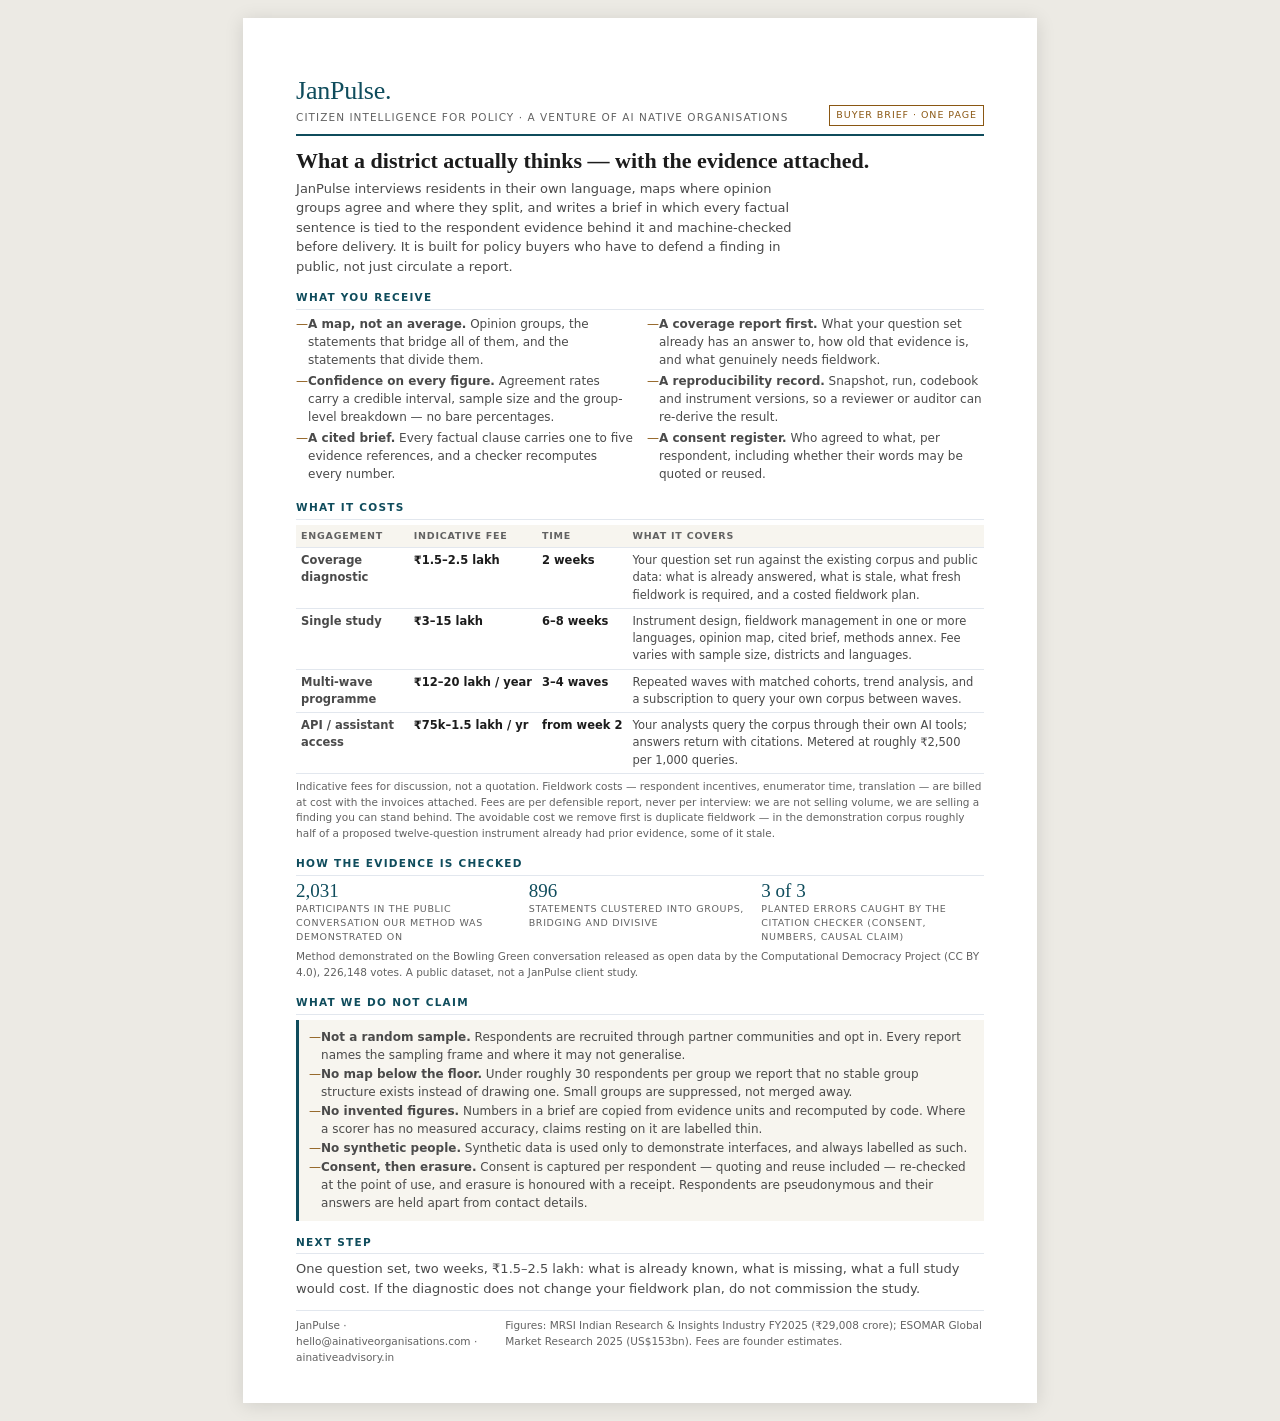
<file: brief.html>
<!DOCTYPE html>
<html lang="en">
<head>
<meta charset="UTF-8">
<meta name="viewport" content="width=device-width, initial-scale=1.0">
<title>JanPulse — one-page brief for a policy buyer</title>
<meta name="description" content="What JanPulse delivers, what it costs, how the evidence is checked, and what it does not claim. One page for a department or foundation buyer.">
<style>
  :root {
    --ink:#1c1c1c; --ink2:#4a4a4a; --muted:#626262; --teal:#0f4c5c;
    --gold:#8a5713; --cream:#f7f5ef; --line:#e2e7ee; --white:#fff; --red:#9c3b1b;
    --serif: 'Cormorant Garamond', Georgia, 'Times New Roman', serif;
    --sans: 'Manrope', -apple-system, 'Segoe UI', system-ui, sans-serif;
    --mono: 'JetBrains Mono', 'SF Mono', Menlo, monospace;
  }
  * { box-sizing: border-box; margin: 0; padding: 0; }
  body { background: #eceae4; color: var(--ink); font-family: var(--sans); font-size: 13px; line-height: 1.5; -webkit-font-smoothing: antialiased; }
  .sheet {
    width: 210mm; min-height: 297mm; margin: 18px auto; background: var(--white);
    padding: 14mm 14mm 10mm; box-shadow: 0 2px 18px rgba(0,0,0,.12);
  }
  header { border-bottom: 2px solid var(--teal); padding-bottom: 8px; margin-bottom: 12px;
           display: flex; align-items: flex-end; justify-content: space-between; gap: 16px; }
  .logo { font-family: var(--serif); font-size: 26px; color: var(--teal); letter-spacing: -.01em; }
  .tagline { font-size: 10.5px; letter-spacing: .1em; text-transform: uppercase; color: var(--muted); }
  h1 { font-family: var(--serif); font-size: 22px; font-weight: 600; line-height: 1.15; margin-bottom: 6px; color: var(--ink); }
  .lede { font-size: 13px; color: var(--ink2); max-width: 62ch; }
  h2 { font-size: 10.5px; letter-spacing: .12em; text-transform: uppercase; color: var(--teal);
       margin: 14px 0 5px; padding-bottom: 3px; border-bottom: 1px solid var(--line); }
  h3 { font-size: 12px; margin-bottom: 2px; color: var(--ink); }
  p { color: var(--ink2); }
  .two { display: grid; grid-template-columns: 1fr 1fr; gap: 14px; }
  .three { display: grid; grid-template-columns: repeat(3, 1fr); gap: 10px; }
  ul { list-style: none; }
  ul li { font-size: 12px; color: var(--ink2); padding-left: 12px; position: relative; margin-bottom: 3px; }
  ul li::before { content: "—"; position: absolute; left: 0; color: var(--gold); }
  ul.tight li { margin-bottom: 1px; }
  .box { background: var(--cream); border-left: 3px solid var(--teal); padding: 8px 10px; }
  .box p { font-size: 12px; }
  table { width: 100%; border-collapse: collapse; margin-top: 4px; }
  th { text-align: left; font-size: 9.5px; letter-spacing: .08em; text-transform: uppercase;
       color: var(--muted); border-bottom: 1px solid var(--line); padding: 4px 5px; background: var(--cream); }
  td { font-size: 11.5px; color: var(--ink2); padding: 4px 5px; border-bottom: 1px solid var(--line); vertical-align: top; }
  td.num { white-space: nowrap; font-variant-numeric: tabular-nums; color: var(--ink); font-weight: 600; }
  .fig { font-family: var(--serif); font-size: 19px; color: var(--teal); line-height: 1.1; }
  .fig-label { font-size: 9.5px; letter-spacing: .07em; text-transform: uppercase; color: var(--muted); }
  .note { font-size: 10.5px; color: var(--muted); margin-top: 5px; }
  .stamp { border: 1px solid var(--gold); color: var(--gold); font-size: 9.5px; letter-spacing: .1em;
           text-transform: uppercase; padding: 2px 6px; white-space: nowrap; }
  footer { margin-top: 12px; border-top: 1px solid var(--line); padding-top: 7px;
           display: flex; justify-content: space-between; gap: 12px; font-size: 10.5px; color: var(--muted); }
  .avoid { break-inside: avoid; page-break-inside: avoid; }
  @page { size: A4; margin: 8mm; }
  @media print {
    body { background: #fff; font-size: 8.6pt; line-height: 1.4; zoom: 0.95; }
    .three { grid-template-columns: repeat(3, 1fr) !important; }
    .two { grid-template-columns: 1fr 1fr !important; }
    .sheet { width: auto; min-height: 0; margin: 0; padding: 0; box-shadow: none; }
    header { margin-bottom: 4pt; padding-bottom: 4pt; }
    .logo { font-size: 20pt; }
    h1 { font-size: 15pt; margin-bottom: 3pt; }
    h2 { font-size: 7.4pt; margin: 7pt 0 2pt; padding-bottom: 1.5pt; }
    ul li, td, p, .lede, .box p { font-size: 8.2pt; line-height: 1.35; }
    ul li { margin-bottom: 1pt; }
    .fig { font-size: 12pt; }
    .note, .fig-label, .tagline { font-size: 7.2pt; }
    footer { margin-top: 5pt; padding-top: 4pt; font-size: 7pt; }
  }
  @media (max-width: 700px) {
    .sheet { width: auto; margin: 0; padding: 18px; min-height: 0; }
    .two, .three { grid-template-columns: 1fr; }
    header { flex-direction: column; align-items: flex-start; }
  }
</style>
</head>
<body>
<div class="sheet">

  <header>
    <div>
      <div class="logo">JanPulse.</div>
      <div class="tagline">Citizen intelligence for policy &middot; a venture of AI Native Organisations</div>
    </div>
    <div class="stamp">Buyer brief &middot; one page</div>
  </header>

  <h1>What a district actually thinks — with the evidence attached.</h1>
  <p class="lede">
    JanPulse interviews residents in their own language, maps where opinion groups agree and where
    they split, and writes a brief in which every factual sentence is tied to the respondent evidence
    behind it and machine-checked before delivery. It is built for policy buyers who have to defend
    a finding in public, not just circulate a report.
  </p>

  <h2>What you receive</h2>
  <div class="two">
    <div>
      <ul>
        <li><b>A map, not an average.</b> Opinion groups, the statements that bridge all of them, and
          the statements that divide them.</li>
        <li><b>Confidence on every figure.</b> Agreement rates carry a credible interval, sample size
          and the group-level breakdown — no bare percentages.</li>
        <li><b>A cited brief.</b> Every factual clause carries one to five evidence references, and a
          checker recomputes every number.</li>
      </ul>
    </div>
    <div>
      <ul>
        <li><b>A coverage report first.</b> What your question set already has an answer to, how old
          that evidence is, and what genuinely needs fieldwork.</li>
        <li><b>A reproducibility record.</b> Snapshot, run, codebook and instrument versions, so a
          reviewer or auditor can re-derive the result.</li>
        <li><b>A consent register.</b> Who agreed to what, per respondent, including whether their words
          may be quoted or reused.</li>
      </ul>
    </div>
  </div>

  <h2>What it costs</h2>
  <table class="avoid">
    <thead>
      <tr><th>Engagement</th><th>Indicative fee</th><th>Time</th><th>What it covers</th></tr>
    </thead>
    <tbody>
      <tr>
        <td><b>Coverage diagnostic</b></td>
        <td class="num">₹1.5–2.5 lakh</td>
        <td class="num">2 weeks</td>
        <td>Your question set run against the existing corpus and public data: what is already answered,
          what is stale, what fresh fieldwork is required, and a costed fieldwork plan.</td>
      </tr>
      <tr>
        <td><b>Single study</b></td>
        <td class="num">₹3–15 lakh</td>
        <td class="num">6–8 weeks</td>
        <td>Instrument design, fieldwork management in one or more languages, opinion map, cited brief,
          methods annex. Fee varies with sample size, districts and languages.</td>
      </tr>
      <tr>
        <td><b>Multi-wave programme</b></td>
        <td class="num">₹12–20 lakh / year</td>
        <td class="num">3–4 waves</td>
        <td>Repeated waves with matched cohorts, trend analysis, and a subscription to query your own
          corpus between waves.</td>
      </tr>
      <tr>
        <td><b>API / assistant access</b></td>
        <td class="num">₹75k–1.5 lakh / yr</td>
        <td class="num">from week 2</td>
        <td>Your analysts query the corpus through their own AI tools; answers return with citations.
          Metered at roughly ₹2,500 per 1,000 queries.</td>
      </tr>
    </tbody>
  </table>
  <p class="note">
    Indicative fees for discussion, not a quotation. Fieldwork costs — respondent incentives, enumerator
    time, translation — are billed at cost with the invoices attached. Fees are per defensible report,
    never per interview: we are not selling volume, we are selling a finding you can stand behind.
    The avoidable cost we remove first is duplicate fieldwork — in the demonstration corpus roughly half
    of a proposed twelve-question instrument already had prior evidence, some of it stale.
  </p>

  <h2>How the evidence is checked</h2>
  <div class="three avoid">
    <div>
      <div class="fig">2,031</div>
      <div class="fig-label">participants in the public conversation our method was demonstrated on</div>
    </div>
    <div>
      <div class="fig">896</div>
      <div class="fig-label">statements clustered into groups, bridging and divisive</div>
    </div>
    <div>
      <div class="fig">3 of 3</div>
      <div class="fig-label">planted errors caught by the citation checker (consent, numbers, causal claim)</div>
    </div>
  </div>
  <p class="note">
    Method demonstrated on the Bowling Green conversation released as open data by the Computational
    Democracy Project (CC BY 4.0), 226,148 votes. A public dataset, not a JanPulse client study.
  </p>

  <h2>What we do not claim</h2>
  <div class="box avoid">
    <ul class="tight">
      <li><b>Not a random sample.</b> Respondents are recruited through partner communities and opt in.
        Every report names the sampling frame and where it may not generalise.</li>
      <li><b>No map below the floor.</b> Under roughly 30 respondents per group we report that no stable
        group structure exists instead of drawing one. Small groups are suppressed, not merged away.</li>
      <li><b>No invented figures.</b> Numbers in a brief are copied from evidence units and recomputed by
        code. Where a scorer has no measured accuracy, claims resting on it are labelled thin.</li>
      <li><b>No synthetic people.</b> Synthetic data is used only to demonstrate interfaces, and always
        labelled as such.</li>
      <li><b>Consent, then erasure.</b> Consent is captured per respondent — quoting and reuse included —
        re-checked at the point of use, and erasure is honoured with a receipt. Respondents are
        pseudonymous and their answers are held apart from contact details.</li>
    </ul>
  </div>

  <h2>Next step</h2>
  <p>
    One question set, two weeks, ₹1.5–2.5 lakh: what is already known, what is missing, what a full study
    would cost. If the diagnostic does not change your fieldwork plan, do not commission the study.
  </p>

  <footer>
    <span>JanPulse · hello@ainativeorganisations.com · ainativeadvisory.in</span>
    <span>Figures: MRSI Indian Research &amp; Insights Industry FY2025 (₹29,008 crore); ESOMAR Global Market Research 2025 (US$153bn). Fees are founder estimates.</span>
  </footer>
</div>
</body>
</html>
</file>
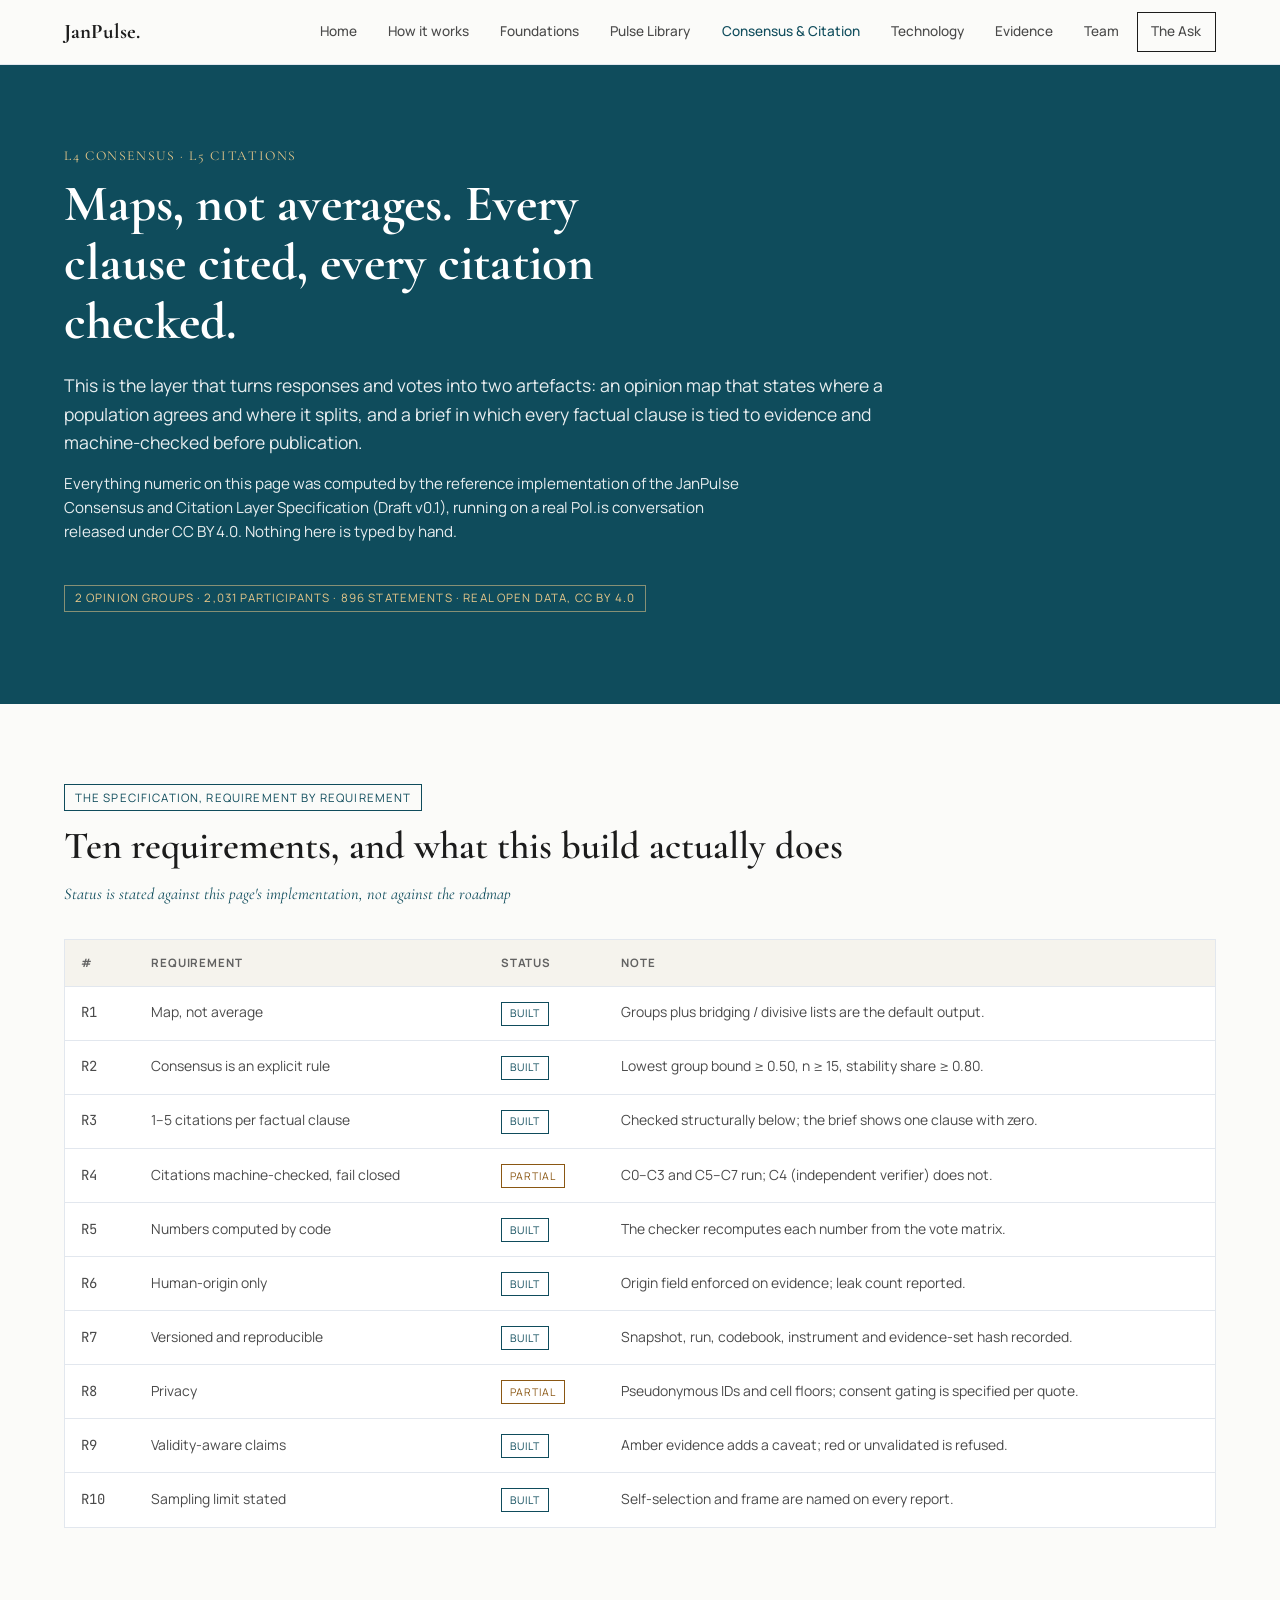
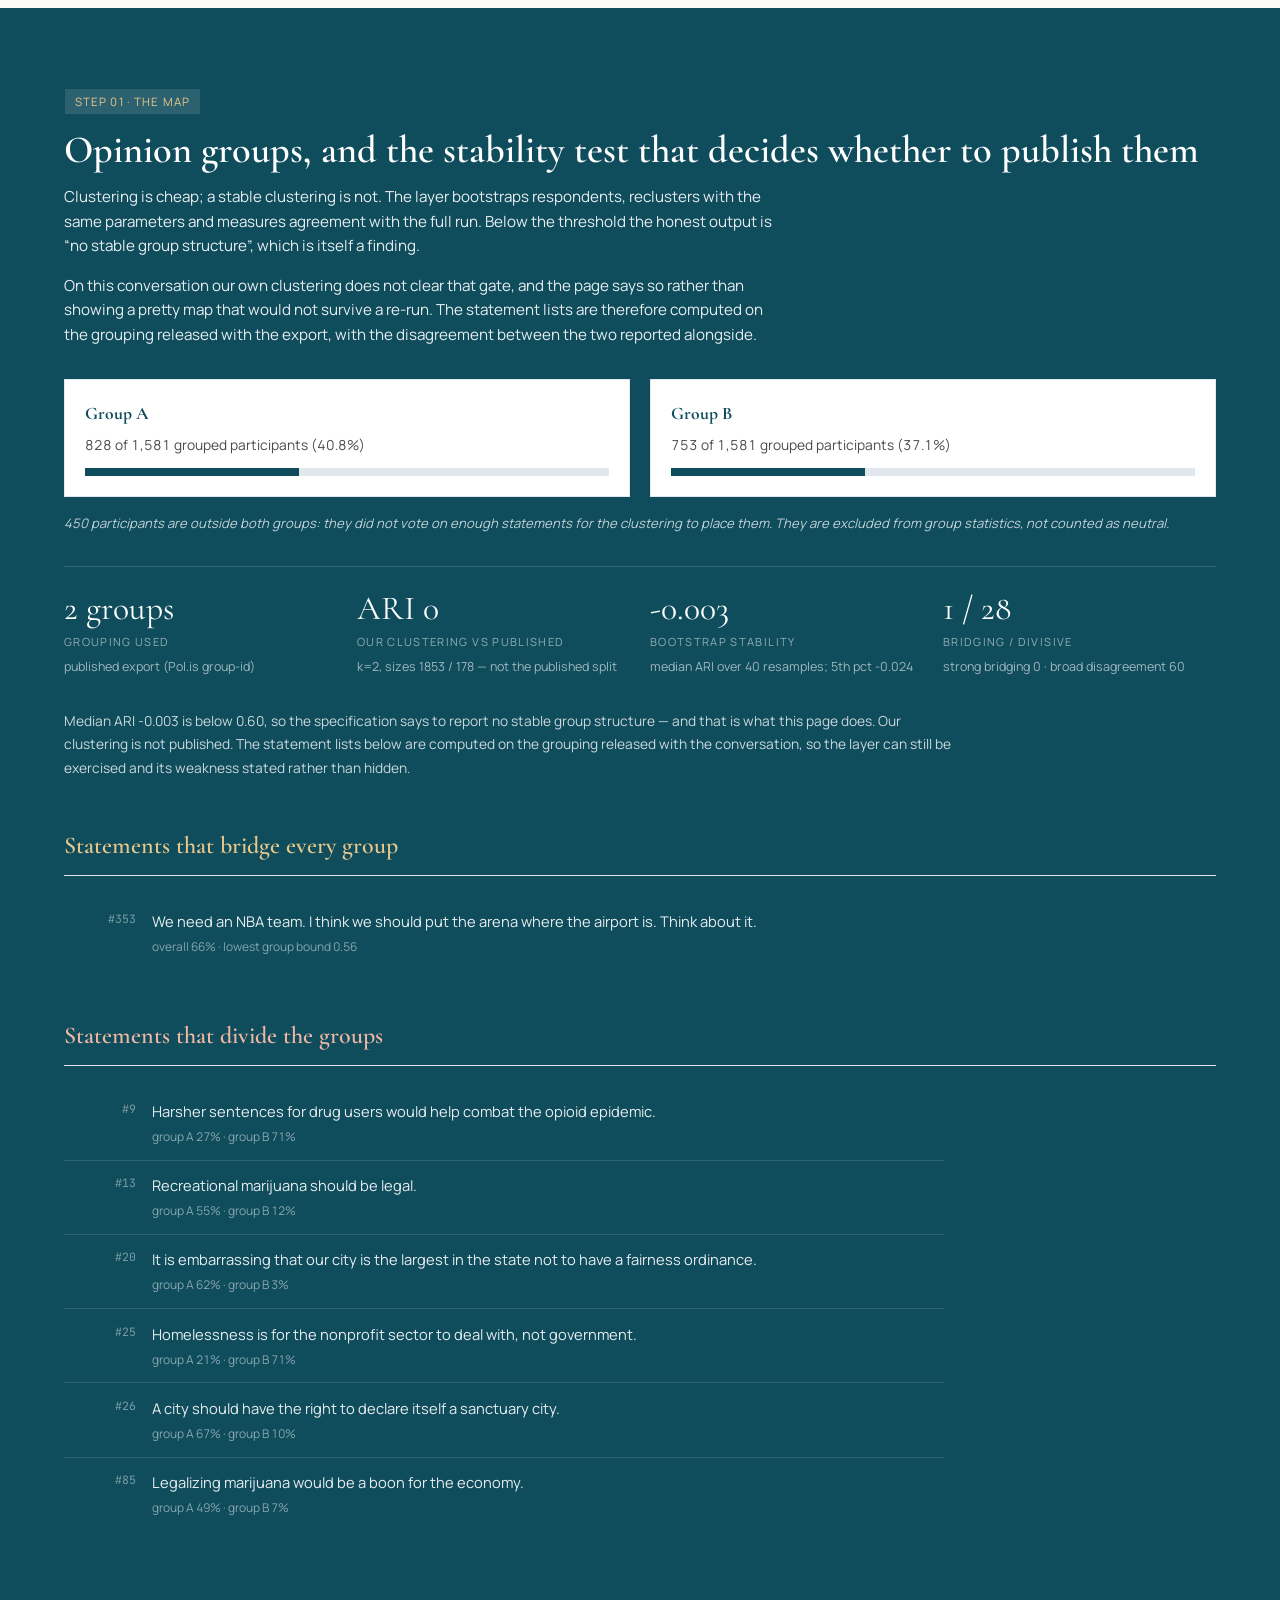
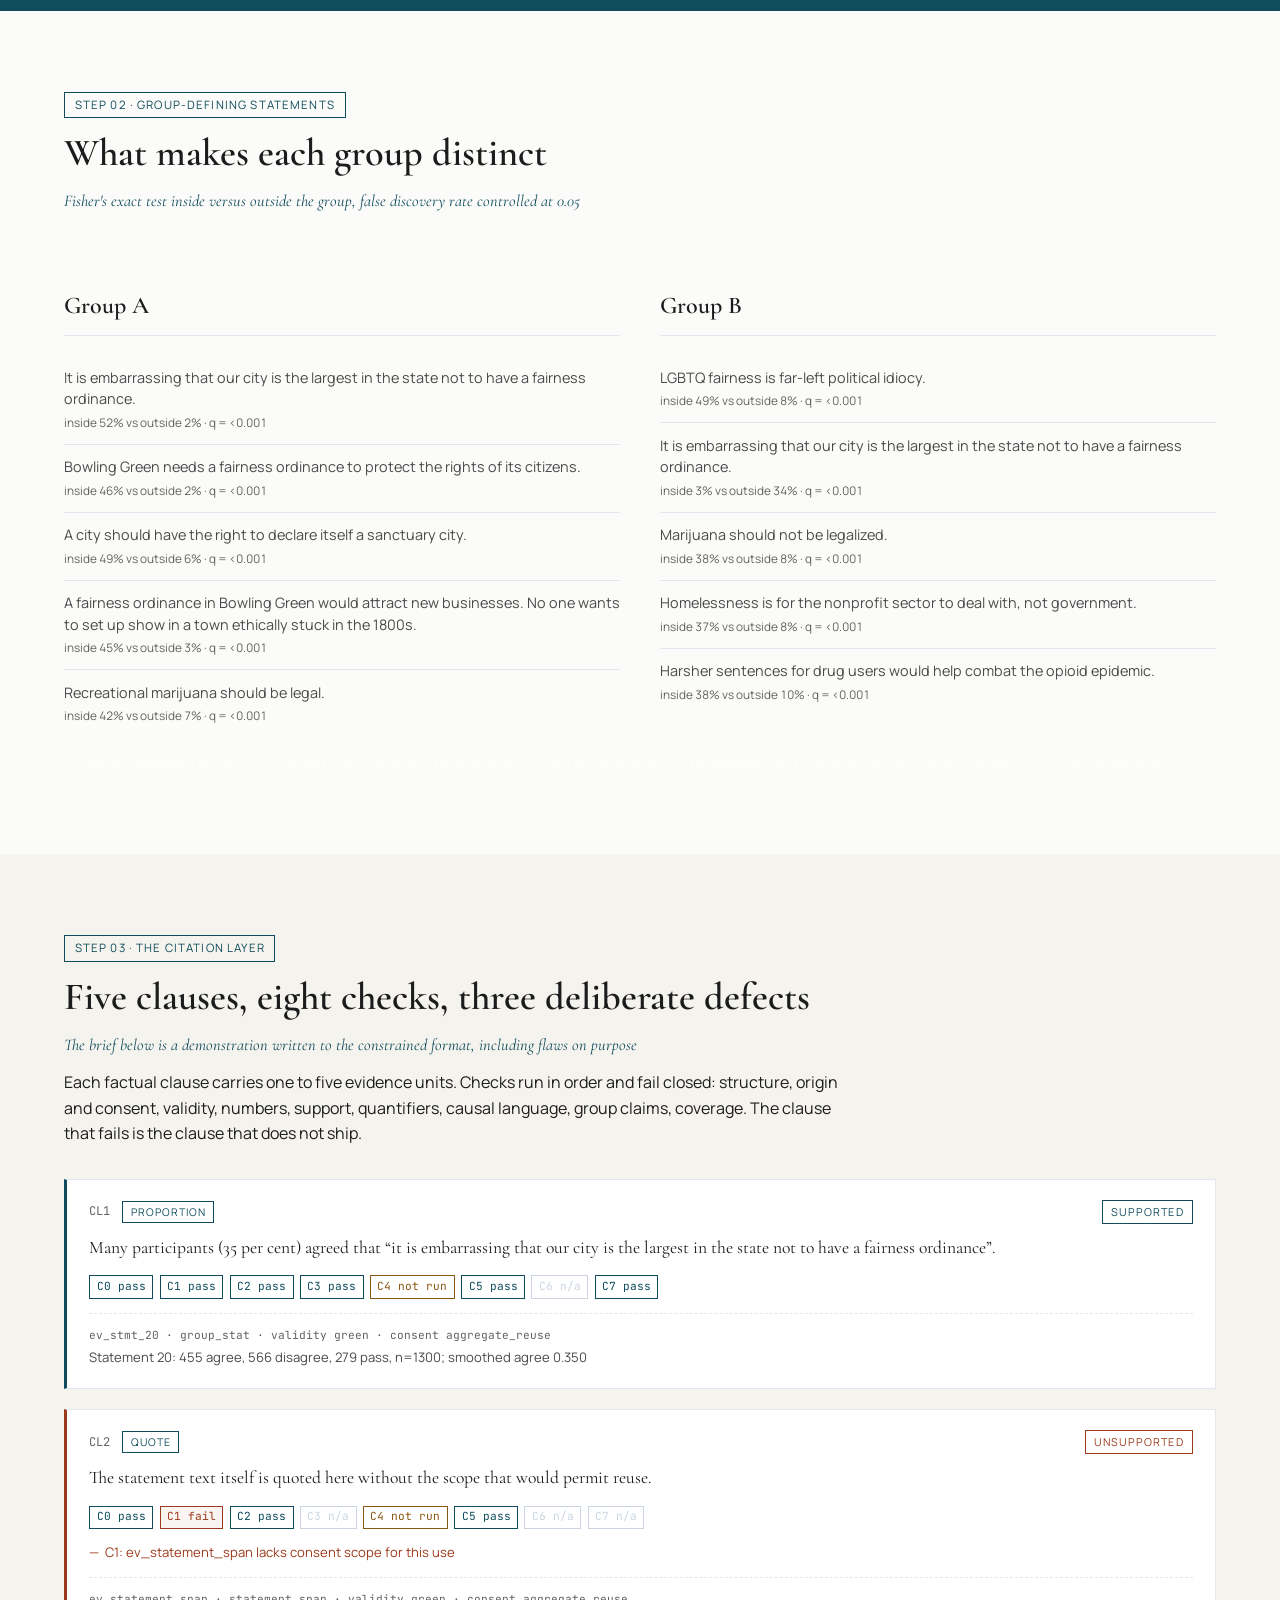
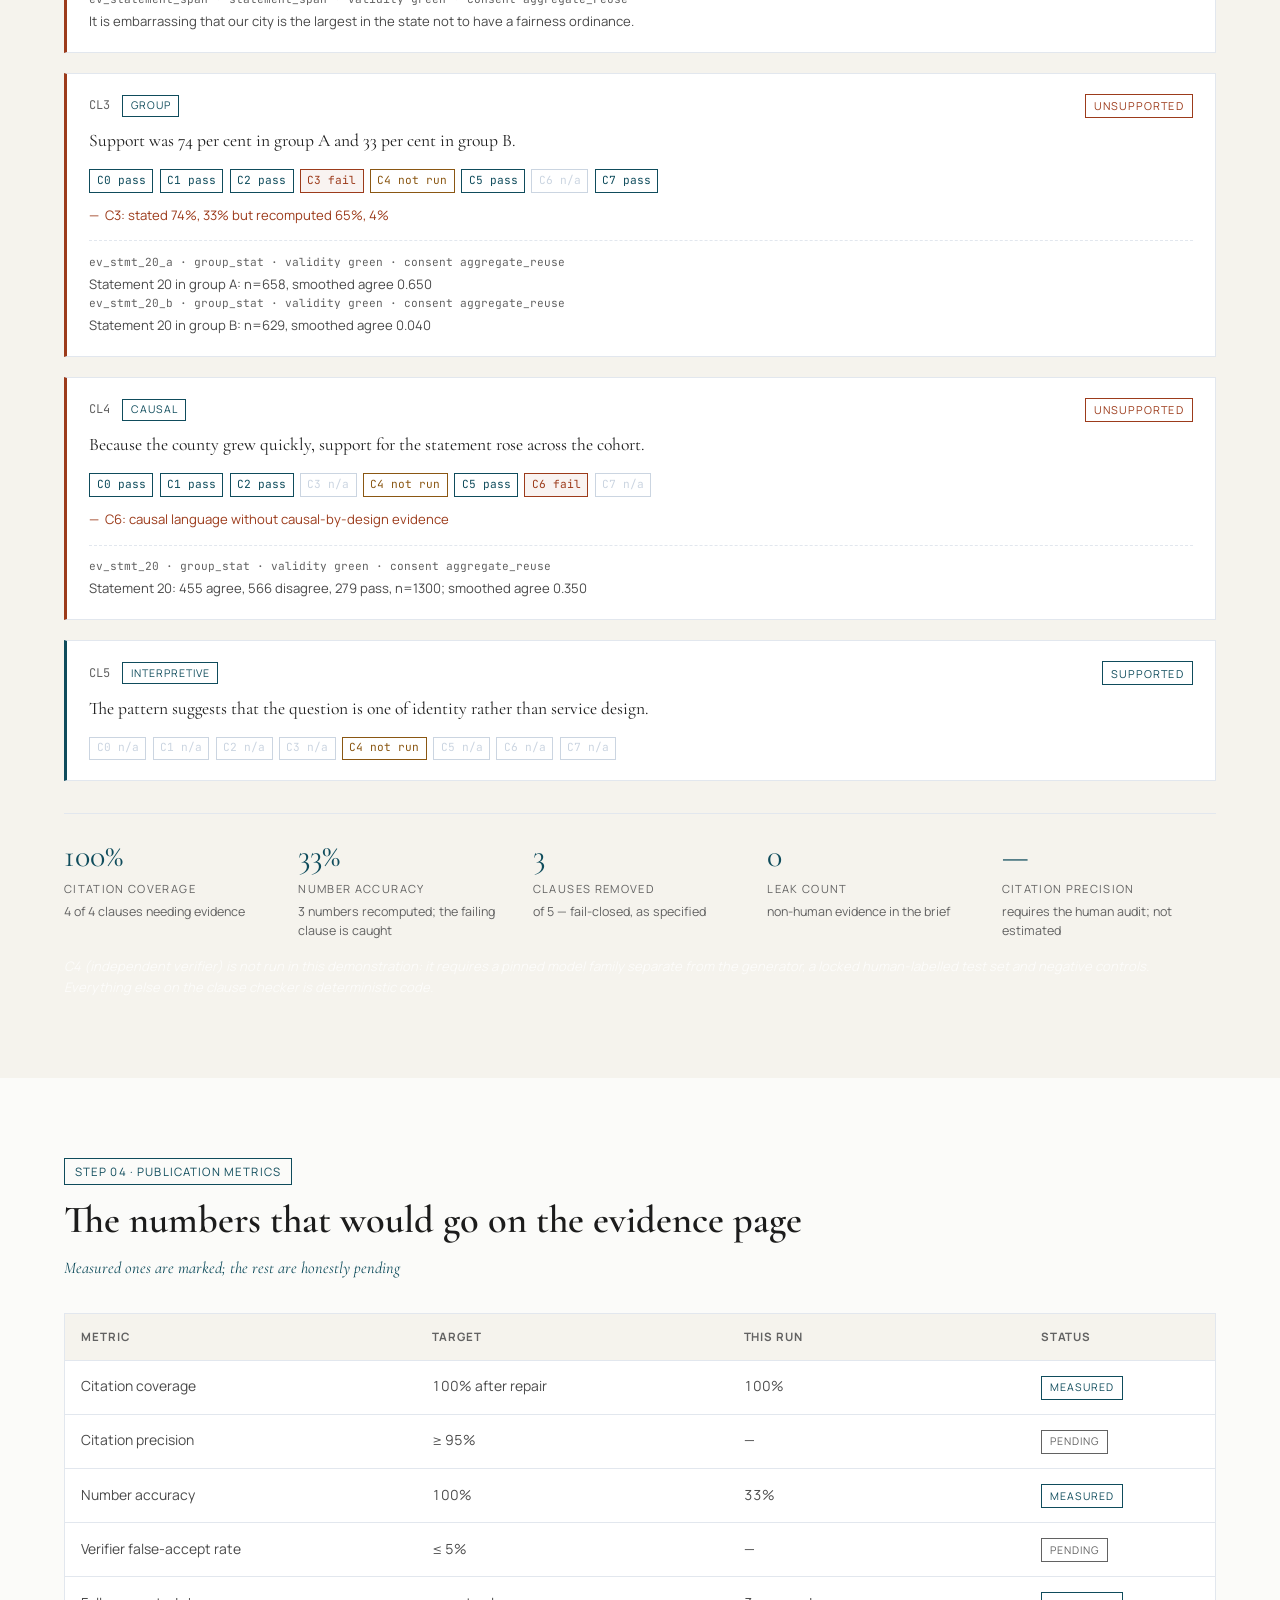
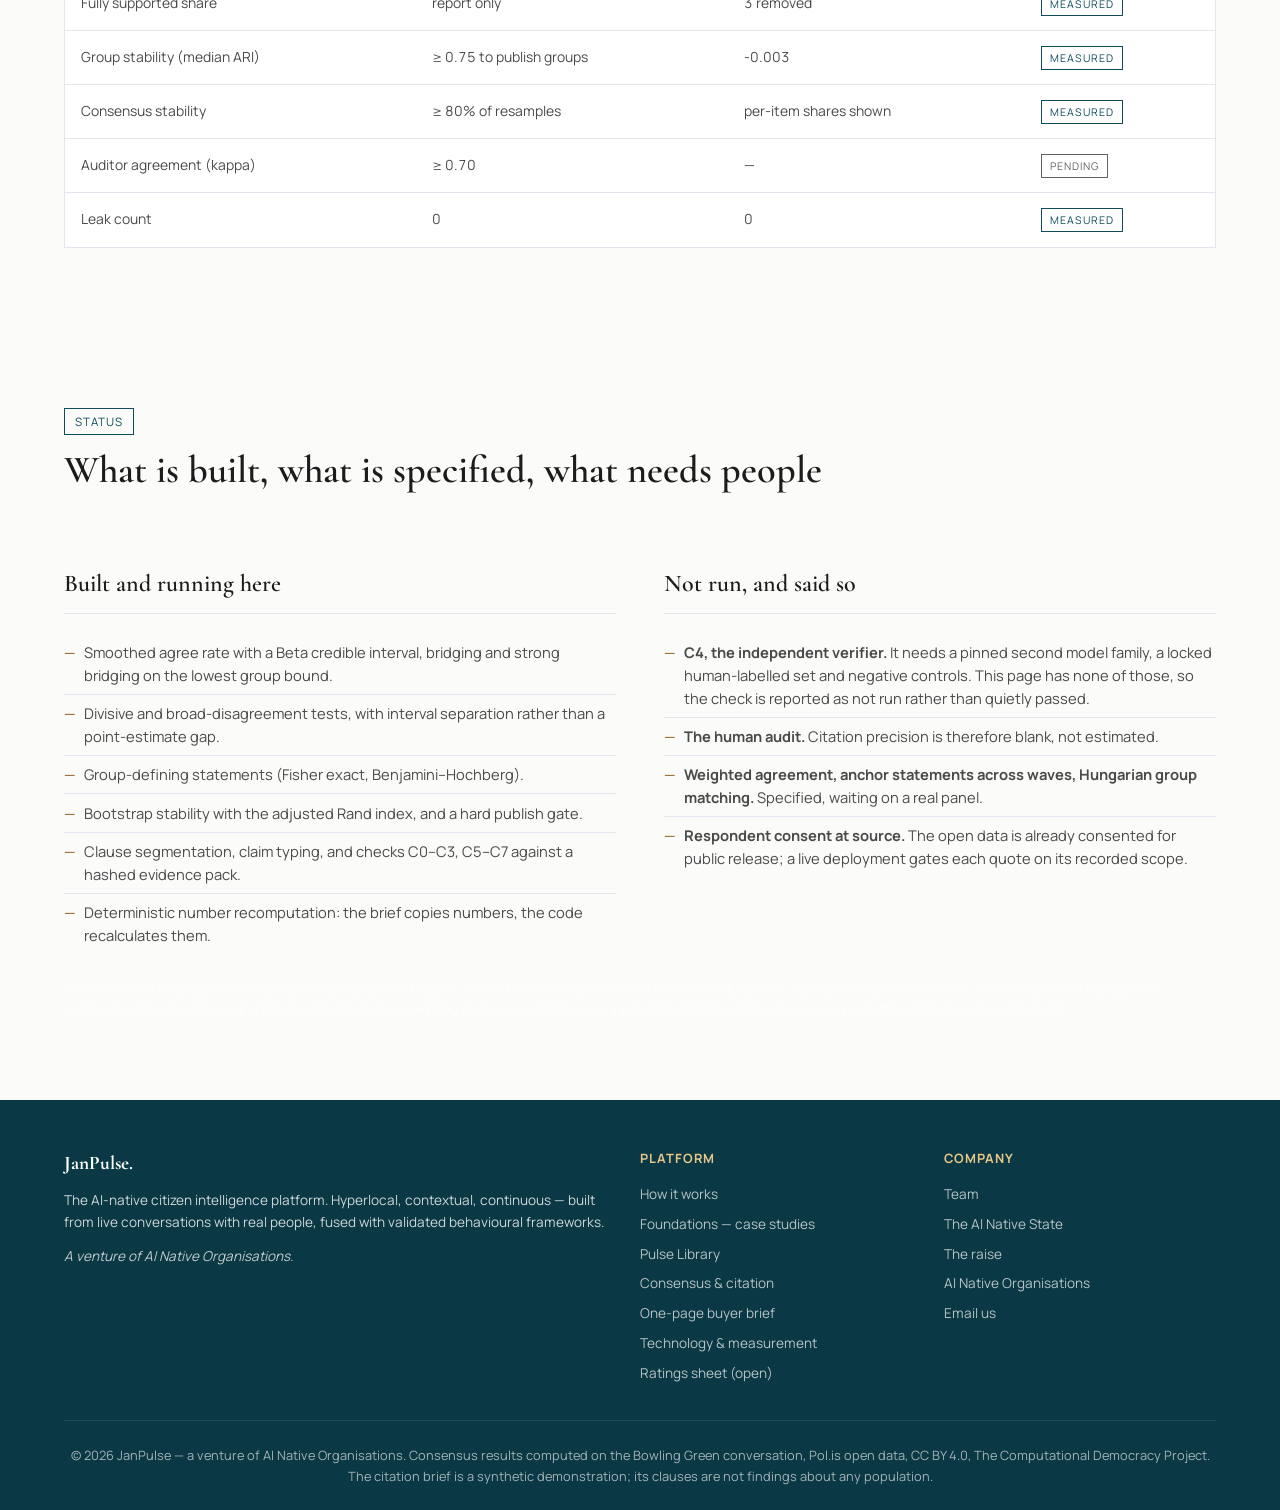
<file: consensus.html>
<!DOCTYPE html>
<html lang="en">
<head>
  <meta charset="UTF-8">
  <meta name="viewport" content="width=device-width, initial-scale=1.0">
  <title>Consensus &amp; Citation Layer — JanPulse</title>
  <link rel="stylesheet" href="styles.css">
  <link rel="stylesheet" href="janpulse.css">
  <meta name="description" content="JanPulse's L4/L5 layer: opinion maps with a published stability test, and briefs where every clause is cited and machine-checked. Run on a real Pol.is open conversation.">
  <meta property="og:title" content="Consensus &amp; Citation Layer — JanPulse">
  <meta property="og:description" content="Maps, not averages. Every clause cited, every citation checked, numbers computed by code.">
  <meta property="og:type" content="article">
</head>
<body>

<nav class="site-nav">
  <div class="nav-inner">
    <a class='nav-logo' href='/'>JanPulse.</a>
    <button class="nav-toggle" onclick="toggleNav()" aria-label="Toggle navigation">
      <span></span><span></span><span></span>
    </button>
    <div class="nav-links" id="navLinks">
      <a href='/'>Home</a>
      <a href="/#how">How it works</a>
      <a href='/foundations.html'>Foundations</a>
      <a href='/library.html'>Pulse Library</a>
      <a class='active' href='/consensus.html'>Consensus &amp; Citation</a>
      <a href="/#technology">Technology</a>
      <a href="/#evidence">Evidence</a>
      <a href="/#team">Team</a>
      <a href="/#ask" class="btn btn-outline btn-sm">The Ask</a>
    </div>
  </div>
</nav>

<header class="section section-dark">
  <div class="container">
    <span class="eyebrow" style="color:#e8c88a;">L4 consensus &middot; L5 citations</span>
    <h1 style="color:#fff;max-width:26ch;">Maps, not averages. Every clause cited, every citation checked.</h1>
    <p class="dark-body" style="font-size:1.1rem;max-width:78ch;margin-top:1.25rem;">
      This is the layer that turns responses and votes into two artefacts: an opinion map that
      states where a population agrees and where it splits, and a brief in which every factual
      clause is tied to evidence and machine-checked before publication.
    </p>
    <p class="dark-body" style="max-width:78ch;">
      Everything numeric on this page was computed by the reference implementation of the
      JanPulse Consensus and Citation Layer Specification (Draft v0.1), running on a real
      Pol.is conversation released under CC BY&nbsp;4.0. Nothing here is typed by hand.
    </p>
    <p class="pill" style="margin-top:1.5rem;display:inline-block;color:#e8c88a;border-color:rgba(232,200,138,.55);" id="corpusBadge"></p>
  </div>
</header>

<!-- Requirements -->
<section class="section">
  <div class="container">
    <span class="pill">The specification, requirement by requirement</span>
    <h2 class="section-title">Ten requirements, and what this build actually does</h2>
    <p class="role">Status is stated against this page's implementation, not against the roadmap</p>
    <table class="evidence-table" id="reqTable">
      <thead><tr><th>#</th><th>Requirement</th><th>Status</th><th>Note</th></tr></thead>
      <tbody></tbody>
    </table>
  </div>
</section>

<!-- Consensus -->
<section class="section section-dark">
  <div class="container">
    <span class="pill" style="background:rgba(255,255,255,.12);color:#e8c88a;">Step 01 &middot; The map</span>
    <h2 class="section-title" style="color:#fff;">Opinion groups, and the stability test that decides whether to publish them</h2>
    <p class="dark-body" style="max-width:80ch;">
      Clustering is cheap; a stable clustering is not. The layer bootstraps respondents, reclusters
      with the same parameters and measures agreement with the full run. Below the threshold the
      honest output is &ldquo;no stable group structure&rdquo;, which is itself a finding.
    </p>
    <p class="dark-body" style="max-width:80ch;">
      On this conversation our own clustering does not clear that gate, and the page says so rather
      than showing a pretty map that would not survive a re-run. The statement lists are therefore
      computed on the grouping released with the export, with the disagreement between the two
      reported alongside.
    </p>

    <div class="pl-groups" id="groupCards" style="margin-top:2rem;"></div>
    <div class="pl-stat-row" id="runStats"></div>

    <h3 class="sub-head" style="color:#e8c88a;">Statements that bridge every group</h3>
    <div id="bridgingList" class="pl-items"></div>

    <h3 class="sub-head" style="color:#f0b7a4;">Statements that divide the groups</h3>
    <div id="divisiveList" class="pl-items"></div>
  </div>
</section>

<!-- Group-defining -->
<section class="section">
  <div class="container">
    <span class="pill">Step 02 &middot; Group-defining statements</span>
    <h2 class="section-title">What makes each group distinct</h2>
    <p class="role">Fisher's exact test inside versus outside the group, false discovery rate controlled at 0.05</p>
    <div id="groupDefining" class="pl-gd"></div>
    <p class="provenance">Groups are labelled A and B, never named by demographics. Demographic overlays
      are description, not explanation, and individual traits are never inferred from group membership.</p>
  </div>
</section>

<!-- Clause checker -->
<section class="section section-cream">
  <div class="container">
    <span class="pill">Step 03 &middot; The citation layer</span>
    <h2 class="section-title">Five clauses, eight checks, three deliberate defects</h2>
    <p class="role">The brief below is a demonstration written to the constrained format, including flaws on purpose</p>
    <p style="max-width:80ch;">
      Each factual clause carries one to five evidence units. Checks run in order and fail closed:
      structure, origin and consent, validity, numbers, support, quantifiers, causal language,
      group claims, coverage. The clause that fails is the clause that does not ship.
    </p>

    <div id="clauseChecks" class="pl-clauses"></div>

    <div class="pl-metric-row" id="citationMetrics"></div>
    <p class="provenance" id="c4Note"></p>
  </div>
</section>

<!-- Metrics -->
<section class="section">
  <div class="container">
    <span class="pill">Step 04 &middot; Publication metrics</span>
    <h2 class="section-title">The numbers that would go on the evidence page</h2>
    <p class="role">Measured ones are marked; the rest are honestly pending</p>
    <table class="evidence-table" id="metricTable">
      <thead><tr><th>Metric</th><th>Target</th><th>This run</th><th>Status</th></tr></thead>
      <tbody></tbody>
    </table>
  </div>
</section>

<!-- Status -->
<section class="section">
  <div class="container">
    <span class="pill">Status</span>
    <h2 class="section-title">What is built, what is specified, what needs people</h2>
    <div class="cols-2" style="margin-top:1.5rem;">
      <div>
        <h3 class="sub-head">Built and running here</h3>
        <ul class="plain-list">
          <li>Smoothed agree rate with a Beta credible interval, bridging and strong bridging on the lowest group bound.</li>
          <li>Divisive and broad-disagreement tests, with interval separation rather than a point-estimate gap.</li>
          <li>Group-defining statements (Fisher exact, Benjamini&ndash;Hochberg).</li>
          <li>Bootstrap stability with the adjusted Rand index, and a hard publish gate.</li>
          <li>Clause segmentation, claim typing, and checks C0&ndash;C3, C5&ndash;C7 against a hashed evidence pack.</li>
          <li>Deterministic number recomputation: the brief copies numbers, the code recalculates them.</li>
        </ul>
      </div>
      <div>
        <h3 class="sub-head">Not run, and said so</h3>
        <ul class="plain-list">
          <li><b>C4, the independent verifier.</b> It needs a pinned second model family, a locked human-labelled set and negative controls. This page has none of those, so the check is reported as not run rather than quietly passed.</li>
          <li><b>The human audit.</b> Citation precision is therefore blank, not estimated.</li>
          <li><b>Weighted agreement, anchor statements across waves, Hungarian group matching.</b> Specified, waiting on a real panel.</li>
          <li><b>Respondent consent at source.</b> The open data is already consented for public release; a live deployment gates each quote on its recorded scope.</li>
        </ul>
      </div>
    </div>
    <p class="provenance" style="margin-top:1.5rem;">
      Thresholds on this page are the specification&rsquo;s proposed values, marked for statistical
      review in the source document. Participation is self-selected: this conversation was open to
      residents of Bowling Green and Warren County, and no sampling frame or weighting was applied.
      That limit is stated on every report rather than buried in a footnote.
    </p>
  </div>
</section>

<footer class="site-footer">
  <div class="container">
    <div class="footer-grid">
      <div class="footer-brand">
        <span class="footer-logo">JanPulse.</span>
        <p>The AI-native citizen intelligence platform. Hyperlocal, contextual, continuous &mdash; built from
          live conversations with real people, fused with validated behavioural frameworks.</p>
        <p class="provenance" style="margin-top:0.75rem;">A venture of AI Native Organisations.</p>
      </div>
      <div class="footer-col">
        <h4>Platform</h4>
        <a href="/#how">How it works</a>
        <a href="/foundations.html">Foundations &mdash; case studies</a>
        <a href="/library.html">Pulse Library</a>
        <a href="/consensus.html">Consensus &amp; citation</a>
        <a href="/brief.html">One-page buyer brief</a>
        <a href="/technology.html">Technology &amp; measurement</a>
        <a href="/rate.html">Ratings sheet (open)</a>
      </div>
      <div class="footer-col">
        <h4>Company</h4>
        <a href="/#team">Team</a>
        <a href="/#book">The AI Native State</a>
        <a href="/#ask">The raise</a>
        <a href="https://ainativeorganisations.com" target="_blank" rel="noopener">AI Native Organisations</a>
        <a href="mailto:hello@ainativeorganisations.com">Email us</a>
      </div>
    </div>
    <div class="footer-bottom">
      &copy; 2026 JanPulse &mdash; a venture of AI Native Organisations. Consensus results computed on
      the Bowling Green conversation, Pol.is open data, CC BY 4.0, The Computational Democracy Project.
      The citation brief is a synthetic demonstration; its clauses are not findings about any population.
    </div>
  </div>
</footer>

<script src="assets/jp-layer-demo.js"></script>
<script>
function toggleNav(){ document.getElementById('navLinks').classList.toggle('open'); }

function el(tag, cls, text){
  var n = document.createElement(tag);
  if (cls) n.className = cls;
  if (text !== undefined && text !== null) n.textContent = text;
  return n;
}
function chip(status){
  var s = el('span', 'pl-chip pl-chip-' + status.replace(/[^a-z]/g,''), status);
  return s;
}

(function(){
  var D = window.JANPULSE_LAYER;
  if (!D) return;
  var C = D.consensus, L = D.citations;

  // corpus badge
  document.getElementById('corpusBadge').textContent =
    C.groups.length + ' opinion groups · ' + D.corpus.participants.toLocaleString() +
    ' participants · ' + D.corpus.statements + ' statements · real open data, CC BY 4.0';

  // ---- requirements table (statuses are authored, not computed) -------------
  var REQS = [
    ['R1','Map, not average','built','Groups plus bridging / divisive lists are the default output.'],
    ['R2','Consensus is an explicit rule','built','Lowest group bound ≥ 0.50, n ≥ 15, stability share ≥ 0.80.'],
    ['R3','1–5 citations per factual clause','built','Checked structurally below; the brief shows one clause with zero.'],
    ['R4','Citations machine-checked, fail closed','partial','C0–C3 and C5–C7 run; C4 (independent verifier) does not.'],
    ['R5','Numbers computed by code','built','The checker recomputes each number from the vote matrix.'],
    ['R6','Human-origin only','built','Origin field enforced on evidence; leak count reported.'],
    ['R7','Versioned and reproducible','built','Snapshot, run, codebook, instrument and evidence-set hash recorded.'],
    ['R8','Privacy','partial','Pseudonymous IDs and cell floors; consent gating is specified per quote.'],
    ['R9','Validity-aware claims','built','Amber evidence adds a caveat; red or unvalidated is refused.'],
    ['R10','Sampling limit stated','built','Self-selection and frame are named on every report.']
  ];
  var tb = document.querySelector('#reqTable tbody');
  REQS.forEach(function(r){
    var tr = el('tr');
    tr.appendChild(el('td','pl-mono',r[0]));
    tr.appendChild(el('td',null,r[1]));
    var td = el('td'); td.appendChild(chip(r[2])); tr.appendChild(td);
    tr.appendChild(el('td',null,r[3]));
    tb.appendChild(tr);
  });

  // ---- group cards ---------------------------------------------------------
  var grouped = C.groups.reduce(function(a,g){ return a + g.size; }, 0);
  var gc = document.getElementById('groupCards');
  C.groups.forEach(function(g){
    var card = el('div','card card-quiet pl-group');
    card.appendChild(el('h4',null,'Group ' + g.label));
    card.appendChild(el('p','pl-num', g.size.toLocaleString() + ' of ' +
      grouped.toLocaleString() + ' grouped participants (' + g.share + '%)'));
    var bar = el('div','pl-bar'); var fill = el('span'); fill.style.width = g.share + '%';
    bar.appendChild(fill); card.appendChild(bar);
    gc.appendChild(card);
  });
  if (D.corpus.ungrouped) {
    var un = el('p','provenance');
    un.textContent = D.corpus.ungrouped.toLocaleString() + ' participants are outside both groups: ' +
      'they did not vote on enough statements for the clustering to place them. They are excluded ' +
      'from group statistics, not counted as neutral.';
    gc.parentNode.insertBefore(un, gc.nextSibling);
  }

  var rs = document.getElementById('runStats');
  function stat(label, value, sub){
    var d = el('div','pl-stat');
    d.appendChild(el('div','pl-stat-value', value));
    d.appendChild(el('div','pl-stat-label', label));
    if (sub) d.appendChild(el('div','pl-stat-sub', sub));
    rs.appendChild(d);
  }
  var own = C.own_clustering;
  stat('grouping used', C.k + ' groups', C.grouping_source);
  stat('our clustering vs published', 'ARI ' + (own.ari_vs_published === null ? '—' : own.ari_vs_published),
       'k=' + own.k + ', sizes ' + own.sizes.join(' / ') + ' — not the published split');
  stat('bootstrap stability', C.stability.median_ari === null ? 'not measured' : C.stability.median_ari,
       'median ARI over ' + C.stability.usable + ' resamples; 5th pct ' + C.stability.p5_ari);
  stat('bridging / divisive', C.counts.bridging + ' / ' + C.counts.divisive,
       'strong bridging ' + C.counts.strong_bridging + ' · broad disagreement ' + C.counts.broad_disagreement);

  var gate = el('p','dark-caption');
  var ariOwn = C.stability.median_ari;
  if (ariOwn === null) {
    gate.textContent = 'Stability could not be measured in this run, so no group structure should be published.';
  } else if (ariOwn >= 0.75) {
    gate.textContent = 'Median ARI ' + ariOwn + ' clears the 0.75 publish gate: the clustering is stable under resampling.';
  } else if (ariOwn >= 0.60) {
    gate.textContent = 'Median ARI ' + ariOwn + ' sits between 0.60 and 0.75: the specification labels the structure tentative.';
  } else {
    gate.textContent = 'Median ARI ' + ariOwn + ' is below 0.60, so the specification says to report no stable group ' +
      'structure — and that is what this page does. Our clustering is not published. The statement lists below are ' +
      'computed on the grouping released with the conversation, so the layer can still be exercised and its ' +
      'weakness stated rather than hidden.';
  }
  rs.parentNode.insertBefore(gate, rs.nextSibling);

  // ---- statement lists -----------------------------------------------------
  function itemList(host, items, kind){
    if (!items.length) { host.appendChild(el('p','dark-caption','None at the current thresholds.')); return; }
    items.forEach(function(it){
      var row = el('div','pl-item-row');
      row.appendChild(el('span','pl-item-id','#' + it.statement_id));
      var body = el('div','pl-item-body');
      body.appendChild(el('p','pl-item-text', it.text));
      var meta = el('p','pl-meta', kind === 'bridging'
        ? 'overall ' + (100*it.theta).toFixed(0) + '% · lowest group bound ' +
          Math.min.apply(null, Object.keys(it.lcb_by_group).map(function(k){return it.lcb_by_group[k];})).toFixed(2)
        : 'group A ' + (100*it.lcb_by_group.A).toFixed(0) + '% · group B ' + (100*it.lcb_by_group.B).toFixed(0) + '%');
      if (it.stability_share !== null) meta.textContent += ' · stability ' + Math.round(100*it.stability_share) + '%';
      body.appendChild(meta);
      row.appendChild(body);
      host.appendChild(row);
    });
  }
  itemList(document.getElementById('bridgingList'), C.bridging, 'bridging');
  itemList(document.getElementById('divisiveList'), C.divisive, 'divisive');

  // ---- group-defining ------------------------------------------------------
  var gd = document.getElementById('groupDefining');
  Object.keys(C.group_defining).forEach(function(g){
    var col = el('div','pl-gd-col');
    col.appendChild(el('h3','sub-head','Group ' + g));
    var rows = C.group_defining[g];
    if (!rows.length) col.appendChild(el('p','provenance','No statements survive the FDR threshold.'));
    rows.forEach(function(r){
      var d = el('div','pl-gd-row');
      d.appendChild(el('p','pl-item-text', r.text));
      d.appendChild(el('p','pl-meta', 'inside ' + Math.round(100*r.in_rate) + '% vs outside ' +
        Math.round(100*r.out_rate) + '% · q = ' + (r.q < 0.001 ? '<0.001' : r.q.toFixed(3))));
      col.appendChild(d);
    });
    gd.appendChild(col);
  });

  // ---- clause checks -------------------------------------------------------
  var host = document.getElementById('clauseChecks');
  var ORDER = ['C0','C1','C2','C3','C4','C5','C6','C7'];
  L.clauses.forEach(function(c){
    var card = el('div','pl-clause pl-clause-' + c.verdict);
    var head = el('div','pl-clause-head');
    head.appendChild(el('span','pl-clause-id', c.clause_id.toUpperCase()));
    head.appendChild(el('span','pl-clause-type', c.claim_type));
    head.appendChild(el('span','pl-verdict pl-verdict-' + c.verdict, c.verdict));
    card.appendChild(head);
    card.appendChild(el('p','pl-clause-text', c.text));

    var checks = el('div','pl-checks');
    ORDER.forEach(function(k){
      var v = c.checks[k] || 'n/a';
      var b = el('span','pl-check pl-check-' + v.replace(/[^a-z]/g,''), k + ' ' + v);
      checks.appendChild(b);
    });
    card.appendChild(checks);

    if (c.reasons.length) {
      var ul = el('ul','pl-reasons');
      c.reasons.forEach(function(r){ ul.appendChild(el('li',null,r)); });
      card.appendChild(ul);
    }
    if (c.evidence.length) {
      var ev = el('div','pl-evidence');
      c.evidence.forEach(function(e){
        ev.appendChild(el('p','pl-evidence-line',
          e.id + ' · ' + e.kind + ' · validity ' + e.validity + ' · consent ' + e.consent.join(', ')));
        ev.appendChild(el('p','pl-evidence-content', e.content));
      });
      card.appendChild(ev);
    }
    host.appendChild(card);
  });

  // ---- metrics -------------------------------------------------------------
  var mr = document.getElementById('citationMetrics');
  function metric(label, value, sub){
    var d = el('div','pl-metric');
    d.appendChild(el('div','pl-metric-value', value));
    d.appendChild(el('div','pl-metric-label', label));
    if (sub) d.appendChild(el('div','pl-metric-sub', sub));
    mr.appendChild(d);
  }
  var M = L.metrics;
  metric('citation coverage', M.coverage + '%', M.cited + ' of ' + M.requiring_evidence + ' clauses needing evidence');
  metric('number accuracy', M.number_accuracy + '%', M.numbers_checked + ' numbers recomputed; the failing clause is caught');
  metric('clauses removed', M.removed, 'of ' + M.clauses + ' — fail-closed, as specified');
  metric('leak count', M.leak_count, 'non-human evidence in the brief');
  metric('citation precision', '—', 'requires the human audit; not estimated');
  document.getElementById('c4Note').textContent = D.meta.c4_note;

  // ---- spec metrics table --------------------------------------------------
  var MT = [
    ['Citation coverage', '100% after repair', M.coverage + '%', 'measured'],
    ['Citation precision', '≥ 95%', '—', 'pending audit'],
    ['Number accuracy', '100%', M.number_accuracy + '%', 'measured'],
    ['Verifier false-accept rate', '≤ 5%', '—', 'C4 not run'],
    ['Fully supported share', 'report only', M.removed + ' removed', 'measured'],
    ['Group stability (median ARI)', '≥ 0.75 to publish groups',
      C.stability.median_ari === null ? '—' : C.stability.median_ari, C.stability.median_ari === null ? 'pending' : 'measured'],
    ['Consensus stability', '≥ 80% of resamples', 'per-item shares shown', 'measured'],
    ['Auditor agreement (kappa)', '≥ 0.70', '—', 'needs auditors'],
    ['Leak count', '0', String(M.leak_count), 'measured']
  ];
  var mtb = document.querySelector('#metricTable tbody');
  MT.forEach(function(r){
    var tr = el('tr');
    tr.appendChild(el('td',null,r[0]));
    tr.appendChild(el('td','pl-num',r[1]));
    tr.appendChild(el('td','pl-num',r[2]));
    var td = el('td');
    td.appendChild(chip(r[3] === 'measured' ? 'measured' : 'pending'));
    tr.appendChild(td);
    mtb.appendChild(tr);
  });
})();
</script>
</body>
</html>
</file>
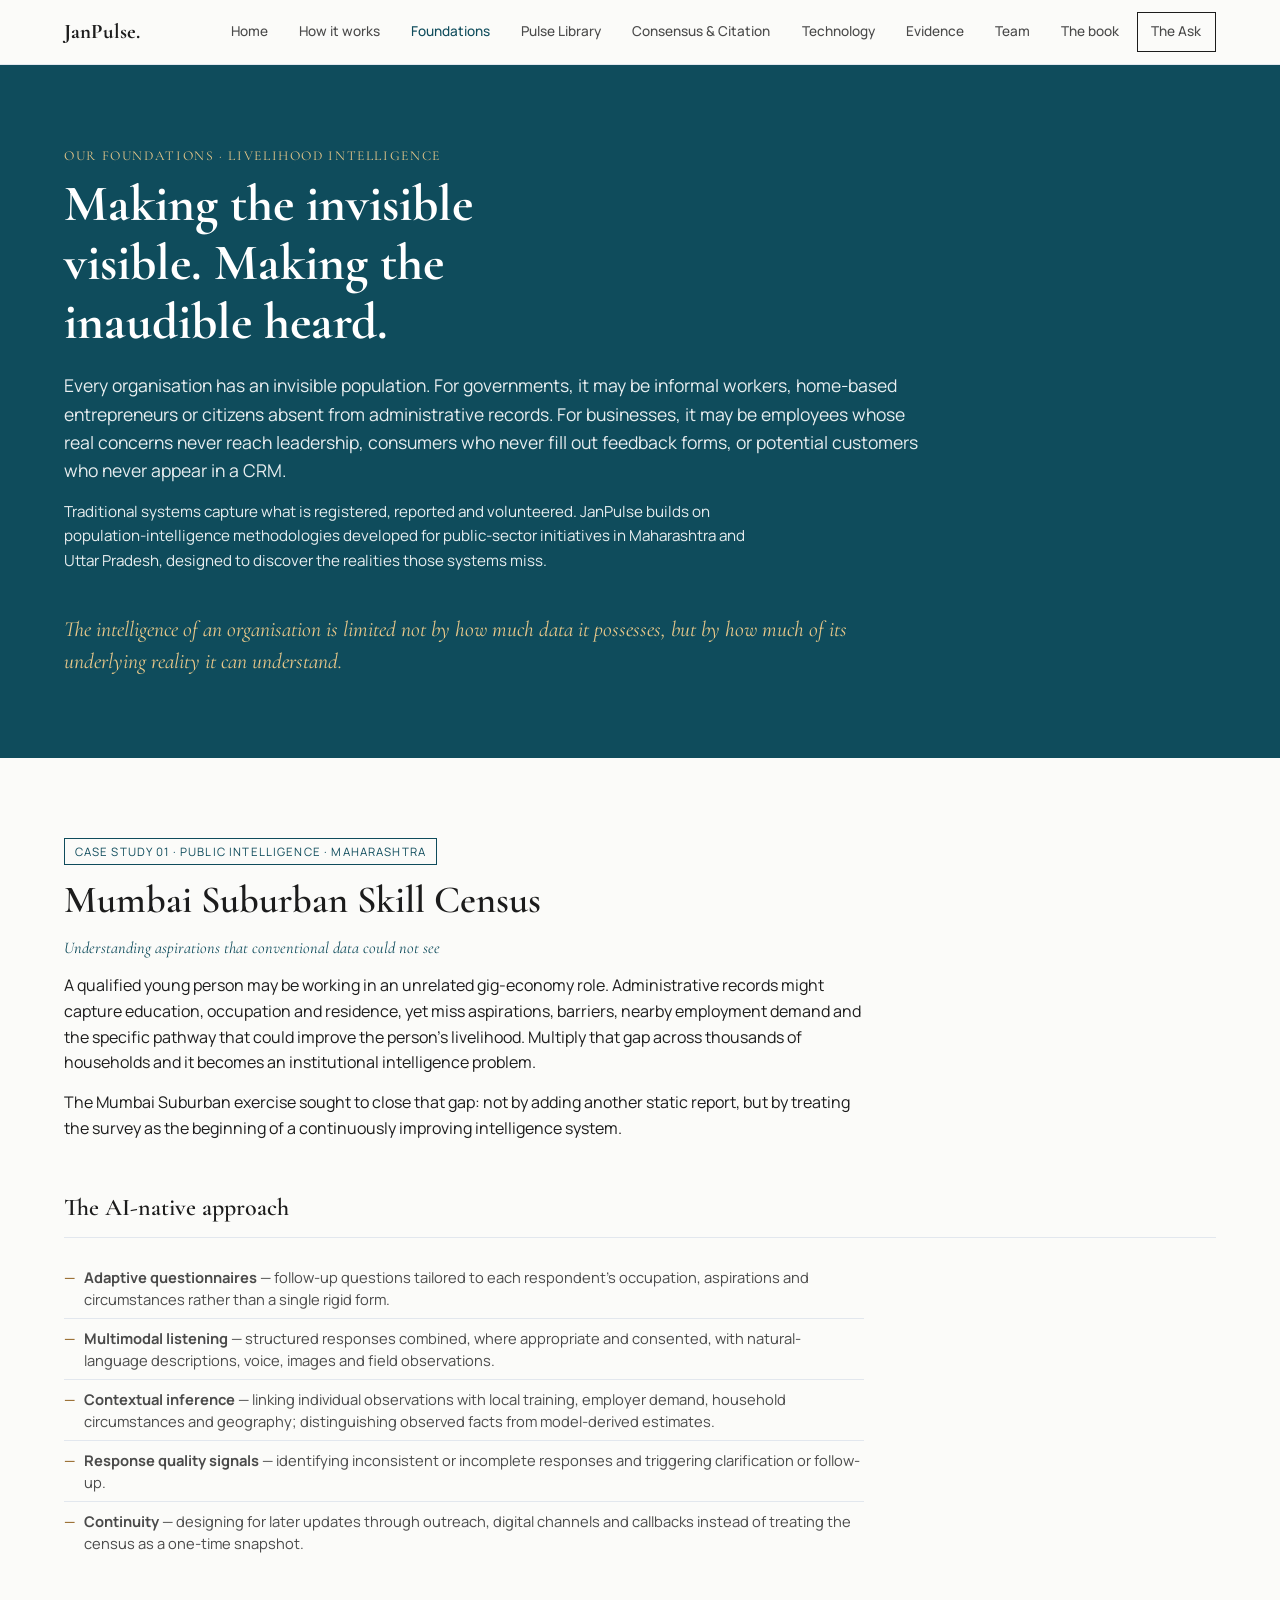
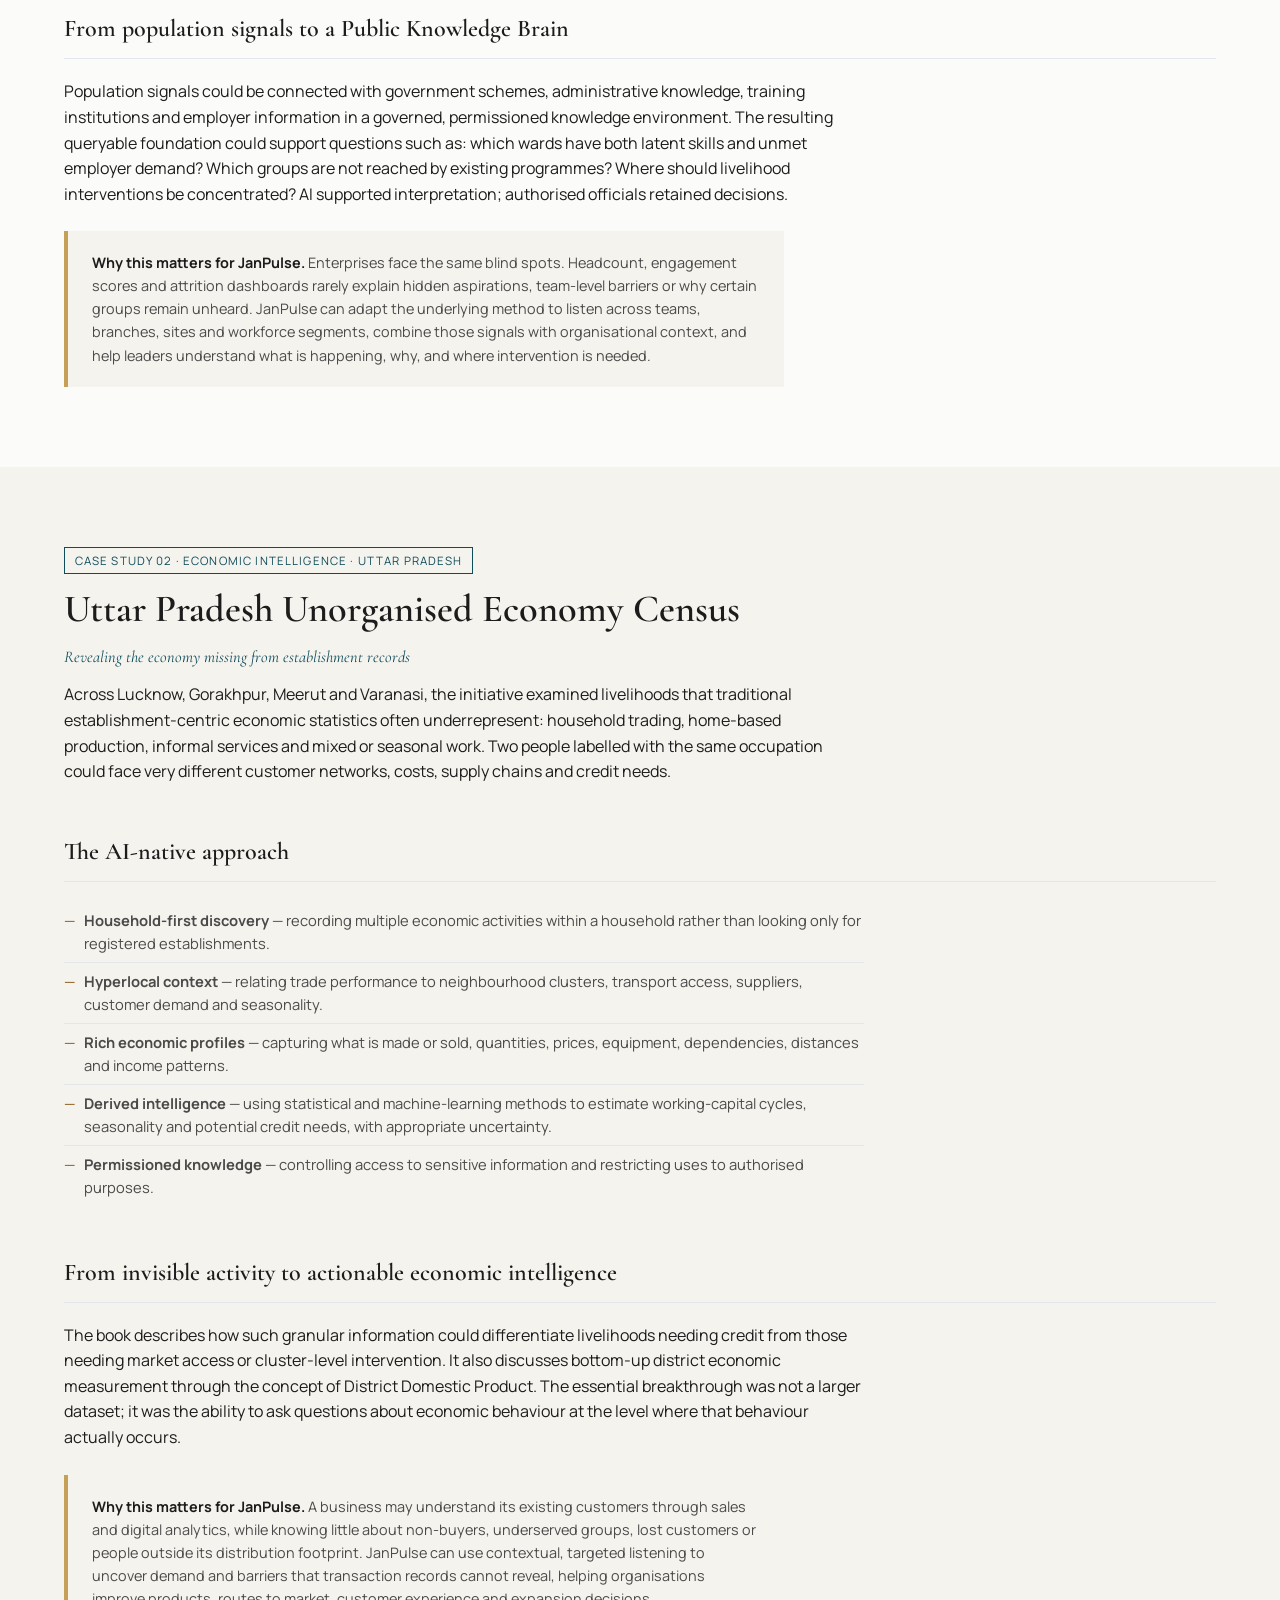
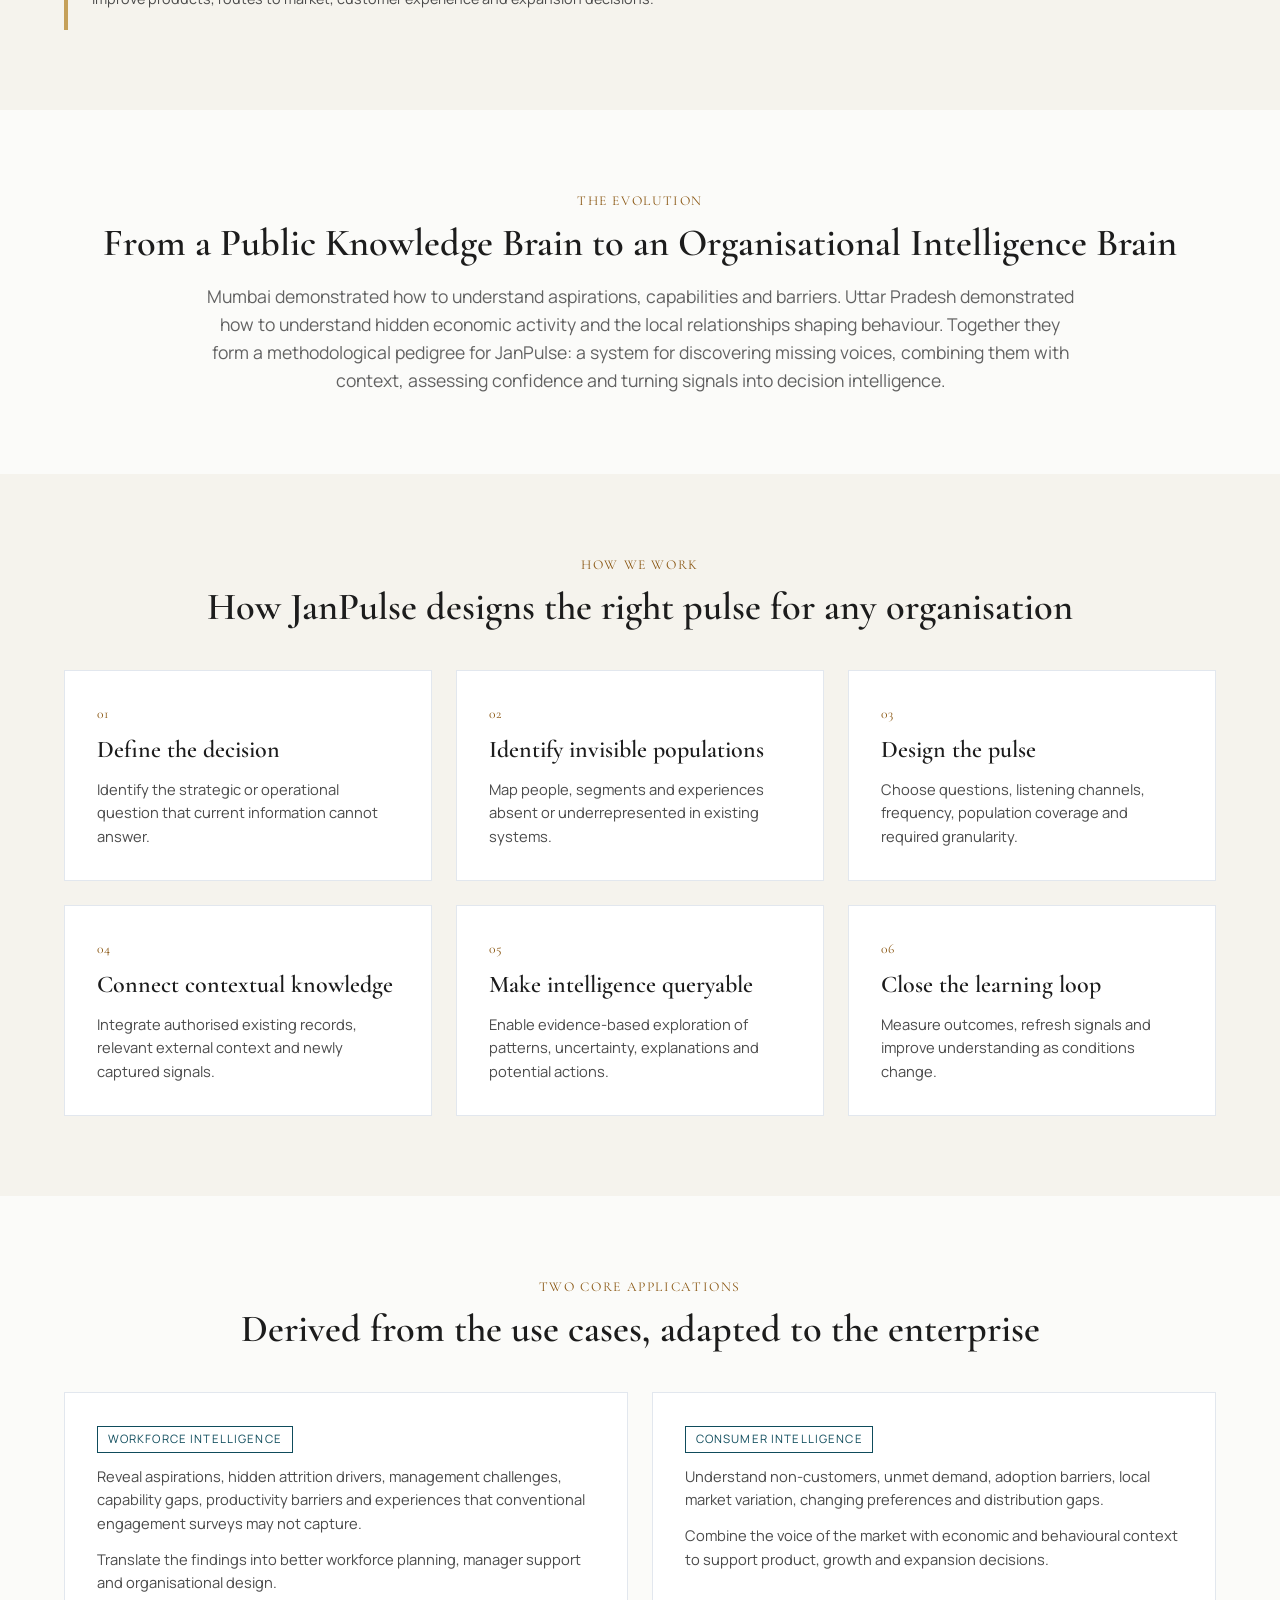
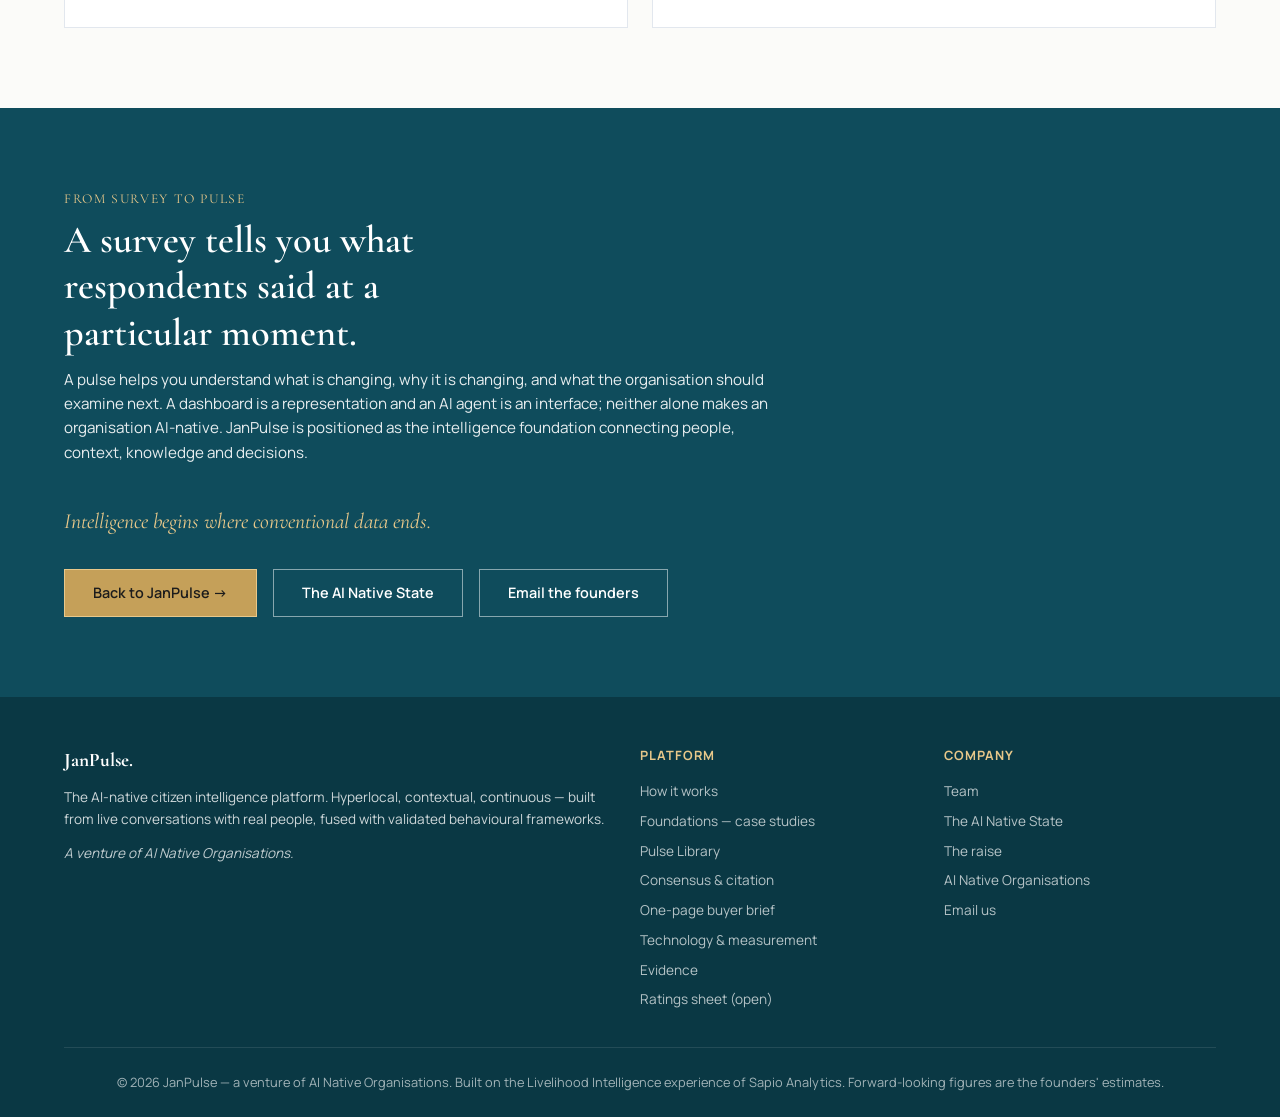
<file: foundations.html>
<!DOCTYPE html>
<html lang="en">
<head>
  <meta charset="UTF-8">
  <meta name="viewport" content="width=device-width, initial-scale=1.0">
  <title>Foundations — JanPulse</title>
  <link rel="stylesheet" href="styles.css">
  <link rel="stylesheet" href="janpulse.css">
  <meta name="description" content="The methodological pedigree of JanPulse: the Mumbai Suburban Skill Census and the Uttar Pradesh Unorganised Economy Census, and how population intelligence becomes organisational intelligence.">
  <meta property="og:title" content="Foundations — JanPulse">
  <meta property="og:description" content="From public population intelligence to AI-native organisational intelligence: two case studies from the Livelihood Intelligence work at Sapio Analytics.">
  <meta property="og:type" content="article">
</head>
<body>

<!-- Navigation -->
<nav class="site-nav">
  <div class="nav-inner">
    <a class='nav-logo' href='/'>JanPulse.</a>
    <button class="nav-toggle" onclick="toggleNav()" aria-label="Toggle navigation">
      <span></span><span></span><span></span>
    </button>
    <div class="nav-links" id="navLinks">
      <a href='/'>Home</a>
      <a href="/#how">How it works</a>
      <a class='active' href='/foundations.html'>Foundations</a>
      <a href='/library.html'>Pulse Library</a>
      <a href='/consensus.html'>Consensus &amp; Citation</a>
      <a href="/#technology">Technology</a>
      <a href="/#evidence">Evidence</a>
      <a href="/#team">Team</a>
      <a href="/#book">The book</a>
      <a href="/#ask" class="btn btn-outline btn-sm">The Ask</a>
    </div>
  </div>
</nav>

<!-- Hero -->
<header class="section section-dark">
  <div class="container">
    <span class="eyebrow" style="color:#e8c88a;">Our foundations &middot; Livelihood Intelligence</span>
    <h1 style="color:#fff;max-width:20ch;">Making the invisible visible. Making the inaudible heard.</h1>
    <p class="dark-body" style="font-size:1.1rem;max-width:78ch;margin-top:1.25rem;">
      Every organisation has an invisible population. For governments, it may be informal workers,
      home-based entrepreneurs or citizens absent from administrative records. For businesses, it may be
      employees whose real concerns never reach leadership, consumers who never fill out feedback forms,
      or potential customers who never appear in a CRM.
    </p>
    <p class="dark-body" style="max-width:78ch;">
      Traditional systems capture what is registered, reported and volunteered. JanPulse builds on
      population-intelligence methodologies developed for public-sector initiatives in Maharashtra and
      Uttar Pradesh, designed to discover the realities those systems miss.
    </p>
    <p class="pull-quote" style="color:#e8c88a;margin-left:0;text-align:left;">
      The intelligence of an organisation is limited not by how much data it possesses, but by how much
      of its underlying reality it can understand.
    </p>
  </div>
</header>

<!-- Case study 1 -->
<section class="section">
  <div class="container">
    <span class="pill">Case study 01 &middot; Public intelligence &middot; Maharashtra</span>
    <h2 class="section-title">Mumbai Suburban Skill Census</h2>
    <p class="role">Understanding aspirations that conventional data could not see</p>

    <p style="max-width:80ch;">A qualified young person may be working in an unrelated gig-economy role.
      Administrative records might capture education, occupation and residence, yet miss aspirations,
      barriers, nearby employment demand and the specific pathway that could improve the person&rsquo;s
      livelihood. Multiply that gap across thousands of households and it becomes an institutional
      intelligence problem.</p>
    <p style="max-width:80ch;margin-top:0.9rem;">The Mumbai Suburban exercise sought to close that gap:
      not by adding another static report, but by treating the survey as the beginning of a continuously
      improving intelligence system.</p>

    <h3 class="sub-head">The AI-native approach</h3>
    <ul class="plain-list" style="max-width:80ch;">
      <li><b>Adaptive questionnaires</b> &mdash; follow-up questions tailored to each respondent&rsquo;s
        occupation, aspirations and circumstances rather than a single rigid form.</li>
      <li><b>Multimodal listening</b> &mdash; structured responses combined, where appropriate and
        consented, with natural-language descriptions, voice, images and field observations.</li>
      <li><b>Contextual inference</b> &mdash; linking individual observations with local training,
        employer demand, household circumstances and geography; distinguishing observed facts from
        model-derived estimates.</li>
      <li><b>Response quality signals</b> &mdash; identifying inconsistent or incomplete responses and
        triggering clarification or follow-up.</li>
      <li><b>Continuity</b> &mdash; designing for later updates through outreach, digital channels and
        callbacks instead of treating the census as a one-time snapshot.</li>
    </ul>

    <h3 class="sub-head">From population signals to a Public Knowledge Brain</h3>
    <p style="max-width:80ch;">Population signals could be connected with government schemes,
      administrative knowledge, training institutions and employer information in a governed,
      permissioned knowledge environment. The resulting queryable foundation could support questions
      such as: which wards have both latent skills and unmet employer demand? Which groups are not
      reached by existing programmes? Where should livelihood interventions be concentrated? AI
      supported interpretation; authorised officials retained decisions.</p>

    <div class="note" style="max-width:80ch;">
      <p><b>Why this matters for JanPulse.</b> Enterprises face the same blind spots. Headcount,
        engagement scores and attrition dashboards rarely explain hidden aspirations, team-level barriers
        or why certain groups remain unheard. JanPulse can adapt the underlying method to listen across
        teams, branches, sites and workforce segments, combine those signals with organisational
        context, and help leaders understand what is happening, why, and where intervention is needed.</p>
    </div>
  </div>
</section>

<!-- Case study 2 -->
<section class="section section-cream">
  <div class="container">
    <span class="pill">Case study 02 &middot; Economic intelligence &middot; Uttar Pradesh</span>
    <h2 class="section-title">Uttar Pradesh Unorganised Economy Census</h2>
    <p class="role">Revealing the economy missing from establishment records</p>

    <p style="max-width:80ch;">Across Lucknow, Gorakhpur, Meerut and Varanasi, the initiative examined
      livelihoods that traditional establishment-centric economic statistics often underrepresent:
      household trading, home-based production, informal services and mixed or seasonal work. Two people
      labelled with the same occupation could face very different customer networks, costs, supply chains
      and credit needs.</p>

    <h3 class="sub-head">The AI-native approach</h3>
    <ul class="plain-list" style="max-width:80ch;">
      <li><b>Household-first discovery</b> &mdash; recording multiple economic activities within a
        household rather than looking only for registered establishments.</li>
      <li><b>Hyperlocal context</b> &mdash; relating trade performance to neighbourhood clusters,
        transport access, suppliers, customer demand and seasonality.</li>
      <li><b>Rich economic profiles</b> &mdash; capturing what is made or sold, quantities, prices,
        equipment, dependencies, distances and income patterns.</li>
      <li><b>Derived intelligence</b> &mdash; using statistical and machine-learning methods to estimate
        working-capital cycles, seasonality and potential credit needs, with appropriate uncertainty.</li>
      <li><b>Permissioned knowledge</b> &mdash; controlling access to sensitive information and
        restricting uses to authorised purposes.</li>
    </ul>

    <h3 class="sub-head">From invisible activity to actionable economic intelligence</h3>
    <p style="max-width:80ch;">The book describes how such granular information could differentiate
      livelihoods needing credit from those needing market access or cluster-level intervention. It also
      discusses bottom-up district economic measurement through the concept of District Domestic Product.
      The essential breakthrough was not a larger dataset; it was the ability to ask questions about
      economic behaviour at the level where that behaviour actually occurs.</p>

    <div class="note" style="max-width:80ch;">
      <p><b>Why this matters for JanPulse.</b> A business may understand its existing customers through
        sales and digital analytics, while knowing little about non-buyers, underserved groups, lost
        customers or people outside its distribution footprint. JanPulse can use contextual, targeted
        listening to uncover demand and barriers that transaction records cannot reveal, helping
        organisations improve products, routes to market, customer experience and expansion decisions.</p>
    </div>
  </div>
</section>

<!-- Evolution -->
<section class="section">
  <div class="container">
    <span class="eyebrow text-center">The evolution</span>
    <h2 class="section-title text-center">From a Public Knowledge Brain to an Organisational Intelligence Brain</h2>
    <p class="section-subtitle" style="max-width:80ch;margin:1rem auto 0;text-align:center;">
      Mumbai demonstrated how to understand aspirations, capabilities and barriers. Uttar Pradesh
      demonstrated how to understand hidden economic activity and the local relationships shaping
      behaviour. Together they form a methodological pedigree for JanPulse: a system for discovering
      missing voices, combining them with context, assessing confidence and turning signals into decision
      intelligence.
    </p>
  </div>
</section>

<!-- Method -->
<section class="section section-cream">
  <div class="container">
    <span class="eyebrow text-center">How we work</span>
    <h2 class="section-title text-center">How JanPulse designs the right pulse for any organisation</h2>
    <div class="card-grid card-grid-3" style="margin-top:2.5rem;">
      <div class="card">
        <div class="step-num">01</div>
        <h3>Define the decision</h3>
        <p>Identify the strategic or operational question that current information cannot answer.</p>
      </div>
      <div class="card">
        <div class="step-num">02</div>
        <h3>Identify invisible populations</h3>
        <p>Map people, segments and experiences absent or underrepresented in existing systems.</p>
      </div>
      <div class="card">
        <div class="step-num">03</div>
        <h3>Design the pulse</h3>
        <p>Choose questions, listening channels, frequency, population coverage and required granularity.</p>
      </div>
      <div class="card">
        <div class="step-num">04</div>
        <h3>Connect contextual knowledge</h3>
        <p>Integrate authorised existing records, relevant external context and newly captured signals.</p>
      </div>
      <div class="card">
        <div class="step-num">05</div>
        <h3>Make intelligence queryable</h3>
        <p>Enable evidence-based exploration of patterns, uncertainty, explanations and potential actions.</p>
      </div>
      <div class="card">
        <div class="step-num">06</div>
        <h3>Close the learning loop</h3>
        <p>Measure outcomes, refresh signals and improve understanding as conditions change.</p>
      </div>
    </div>
  </div>
</section>

<!-- Applications -->
<section class="section">
  <div class="container">
    <span class="eyebrow text-center">Two core applications</span>
    <h2 class="section-title text-center">Derived from the use cases, adapted to the enterprise</h2>
    <div class="card-grid card-grid-2" style="margin-top:2.5rem;">
      <div class="card">
        <span class="pill">Workforce intelligence</span>
        <p>Reveal aspirations, hidden attrition drivers, management challenges, capability gaps,
          productivity barriers and experiences that conventional engagement surveys may not capture.</p>
        <p style="margin-top:0.75rem;">Translate the findings into better workforce planning, manager
          support and organisational design.</p>
      </div>
      <div class="card">
        <span class="pill">Consumer intelligence</span>
        <p>Understand non-customers, unmet demand, adoption barriers, local market variation, changing
          preferences and distribution gaps.</p>
        <p style="margin-top:0.75rem;">Combine the voice of the market with economic and behavioural
          context to support product, growth and expansion decisions.</p>
      </div>
    </div>
  </div>
</section>

<!-- Closing -->
<section class="section section-dark">
  <div class="container">
    <span class="eyebrow" style="color:#e8c88a;">From survey to pulse</span>
    <h2 class="section-title" style="color:#fff;max-width:26ch;">A survey tells you what respondents said at a particular moment.</h2>
    <p class="dark-body" style="max-width:80ch;">
      A pulse helps you understand what is changing, why it is changing, and what the organisation should
      examine next. A dashboard is a representation and an AI agent is an interface; neither alone makes
      an organisation AI-native. JanPulse is positioned as the intelligence foundation connecting people,
      context, knowledge and decisions.
    </p>
    <p class="pull-quote" style="color:#e8c88a;margin-left:0;text-align:left;">
      Intelligence begins where conventional data ends.
    </p>
    <div class="flex-center" style="justify-content:flex-start;margin-top:2rem;">
      <a href="/" class="btn btn-gold">Back to JanPulse &rarr;</a>
      <a href="/#book" class="btn btn-outline" style="border-color:rgba(255,255,255,0.5);color:#fff;">The AI Native State</a>
      <a href="mailto:hello@ainativeorganisations.com?subject=JanPulse%20foundations"
         class="btn btn-outline" style="border-color:rgba(255,255,255,0.5);color:#fff;">Email the founders</a>
    </div>
  </div>
</section>

<!-- Footer -->
<footer class="site-footer">
  <div class="container">
    <div class="footer-grid">
      <div class="footer-brand">
        <span class="footer-logo">JanPulse.</span>
        <p>The AI-native citizen intelligence platform. Hyperlocal, contextual, continuous &mdash; built from
          live conversations with real people, fused with validated behavioural frameworks.</p>
        <p class="provenance" style="margin-top:0.75rem;">A venture of AI Native Organisations.</p>
      </div>
      <div class="footer-col">
        <h4>Platform</h4>
        <a href="/#how">How it works</a>
        <a href="/foundations.html">Foundations &mdash; case studies</a>
        <a href="/library.html">Pulse Library</a>
        <a href="/consensus.html">Consensus &amp; citation</a>
        <a href="/brief.html">One-page buyer brief</a>
        <a href="/technology.html">Technology &amp; measurement</a>
        <a href="/#evidence">Evidence</a>
        <a href="/rate.html">Ratings sheet (open)</a>
      </div>
      <div class="footer-col">
        <h4>Company</h4>
        <a href="/#team">Team</a>
        <a href="/#book">The AI Native State</a>
        <a href="/#ask">The raise</a>
        <a href="https://ainativeorganisations.com" target="_blank" rel="noopener">AI Native Organisations</a>
        <a href="mailto:hello@ainativeorganisations.com">Email us</a>
      </div>
    </div>
    <div class="footer-bottom">
      &copy; 2026 JanPulse &mdash; a venture of AI Native Organisations. Built on the Livelihood
      Intelligence experience of Sapio Analytics. Forward-looking figures are the founders' estimates.
    </div>
  </div>
</footer>

<script>
function toggleNav() {
  document.getElementById('navLinks').classList.toggle('open');
}
</script>
<script src="assets/vendor/gsap.min.js" defer></script>
<script src="assets/vendor/ScrollTrigger.min.js" defer></script>
<script src="assets/vendor/lenis.min.js" defer></script>
<script src="app.js" defer></script>
</body>
</html>
</file>
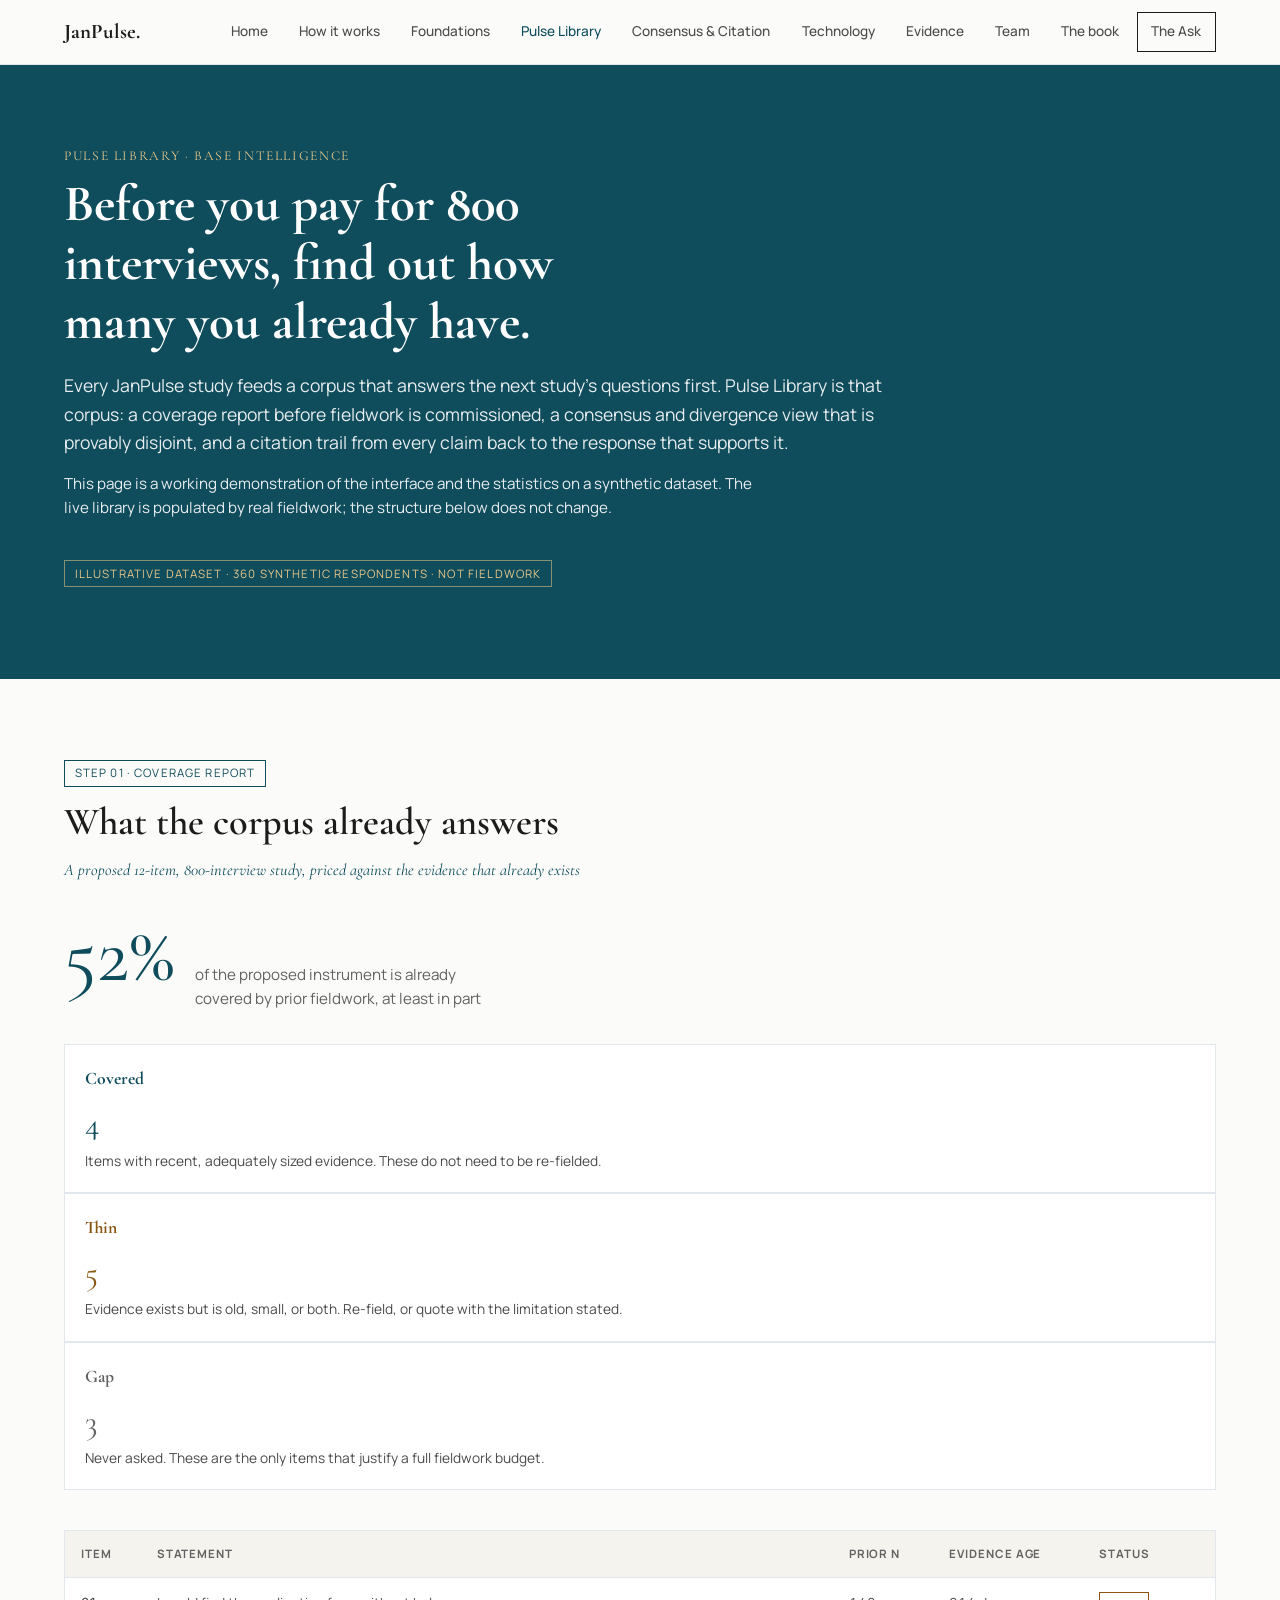
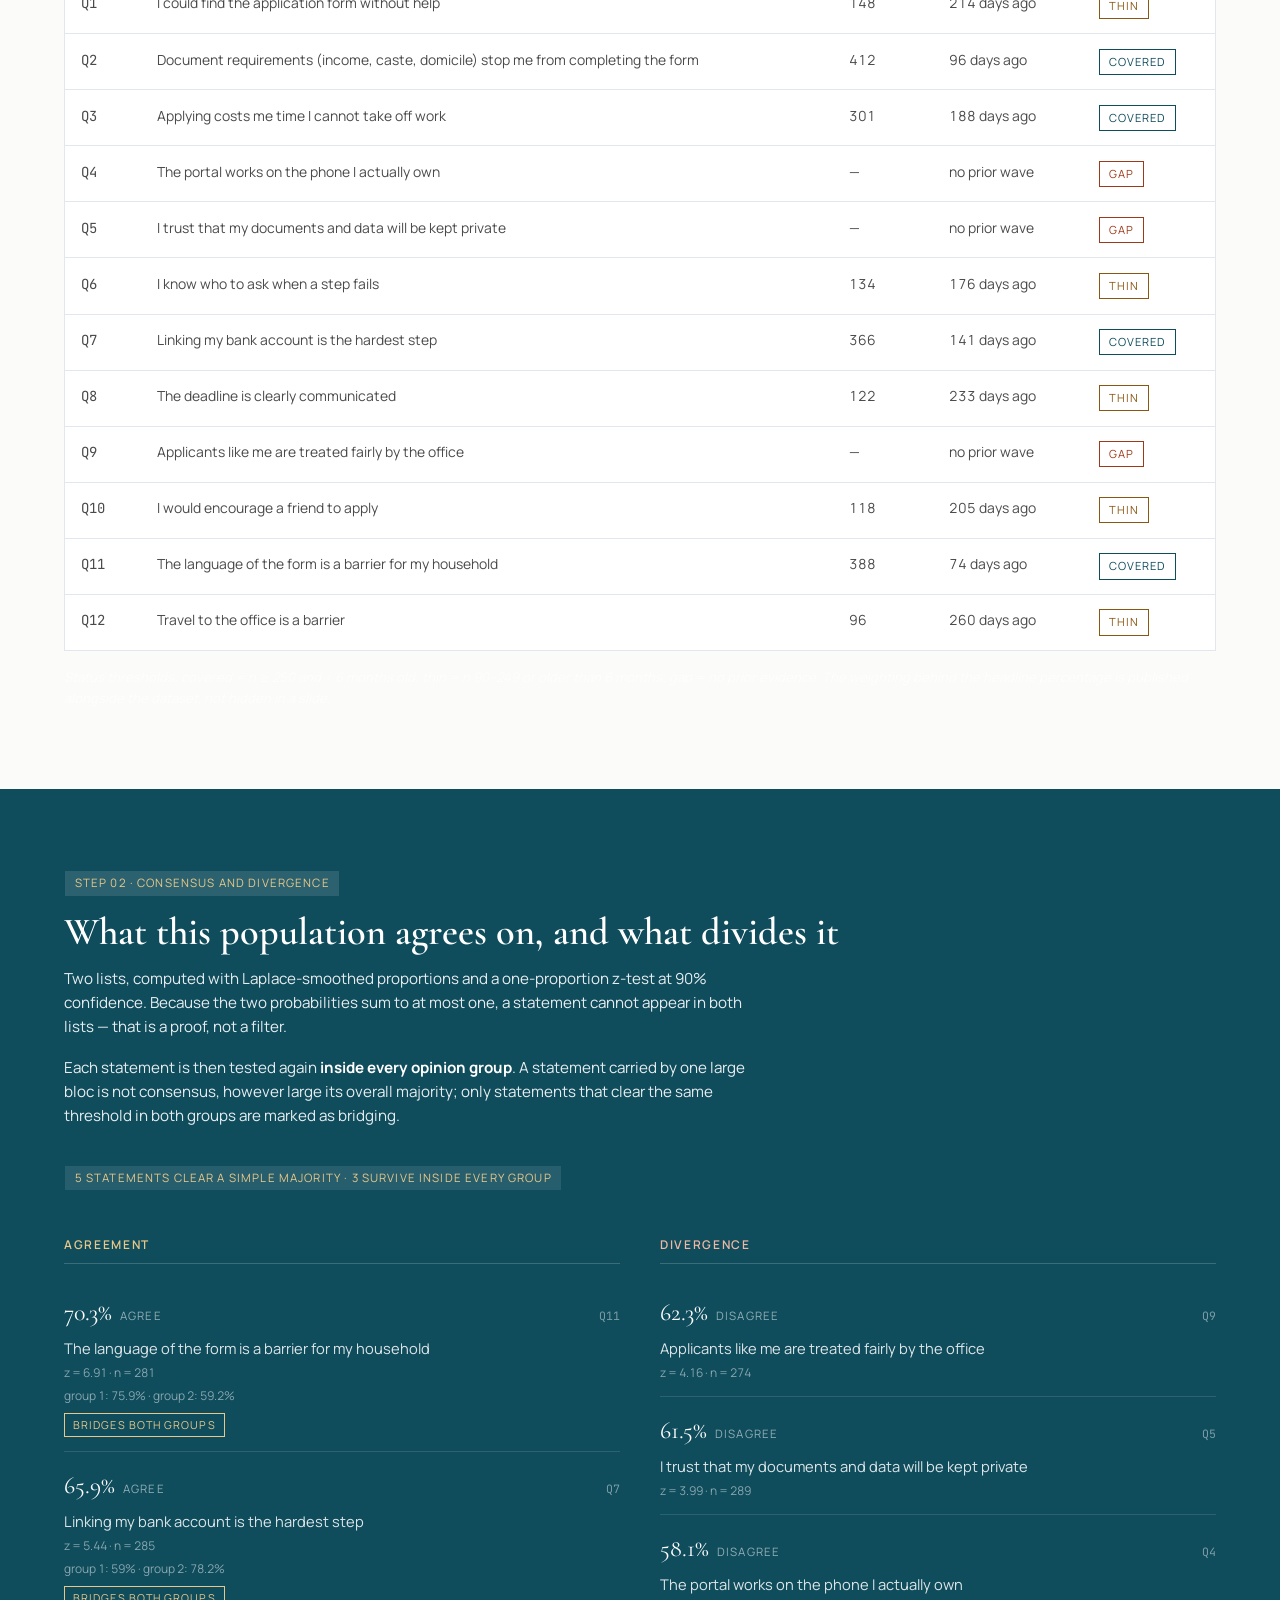
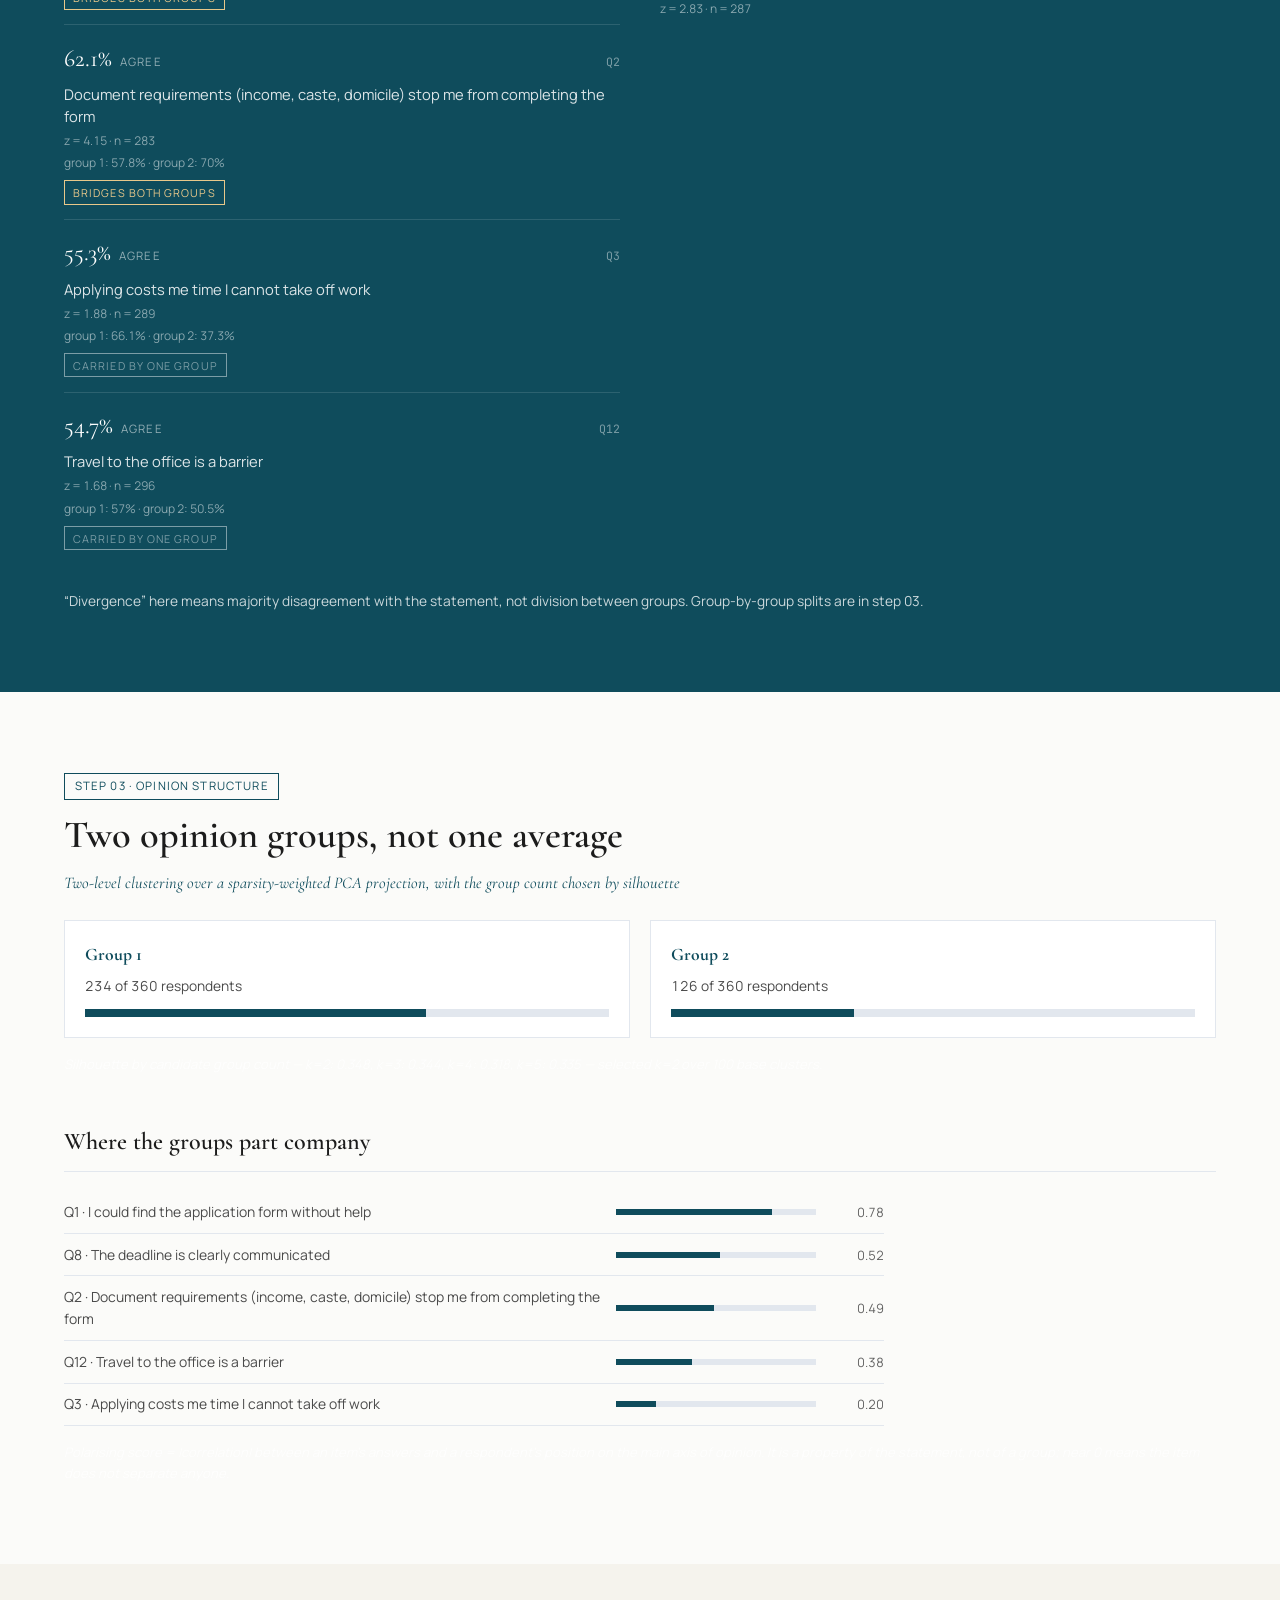
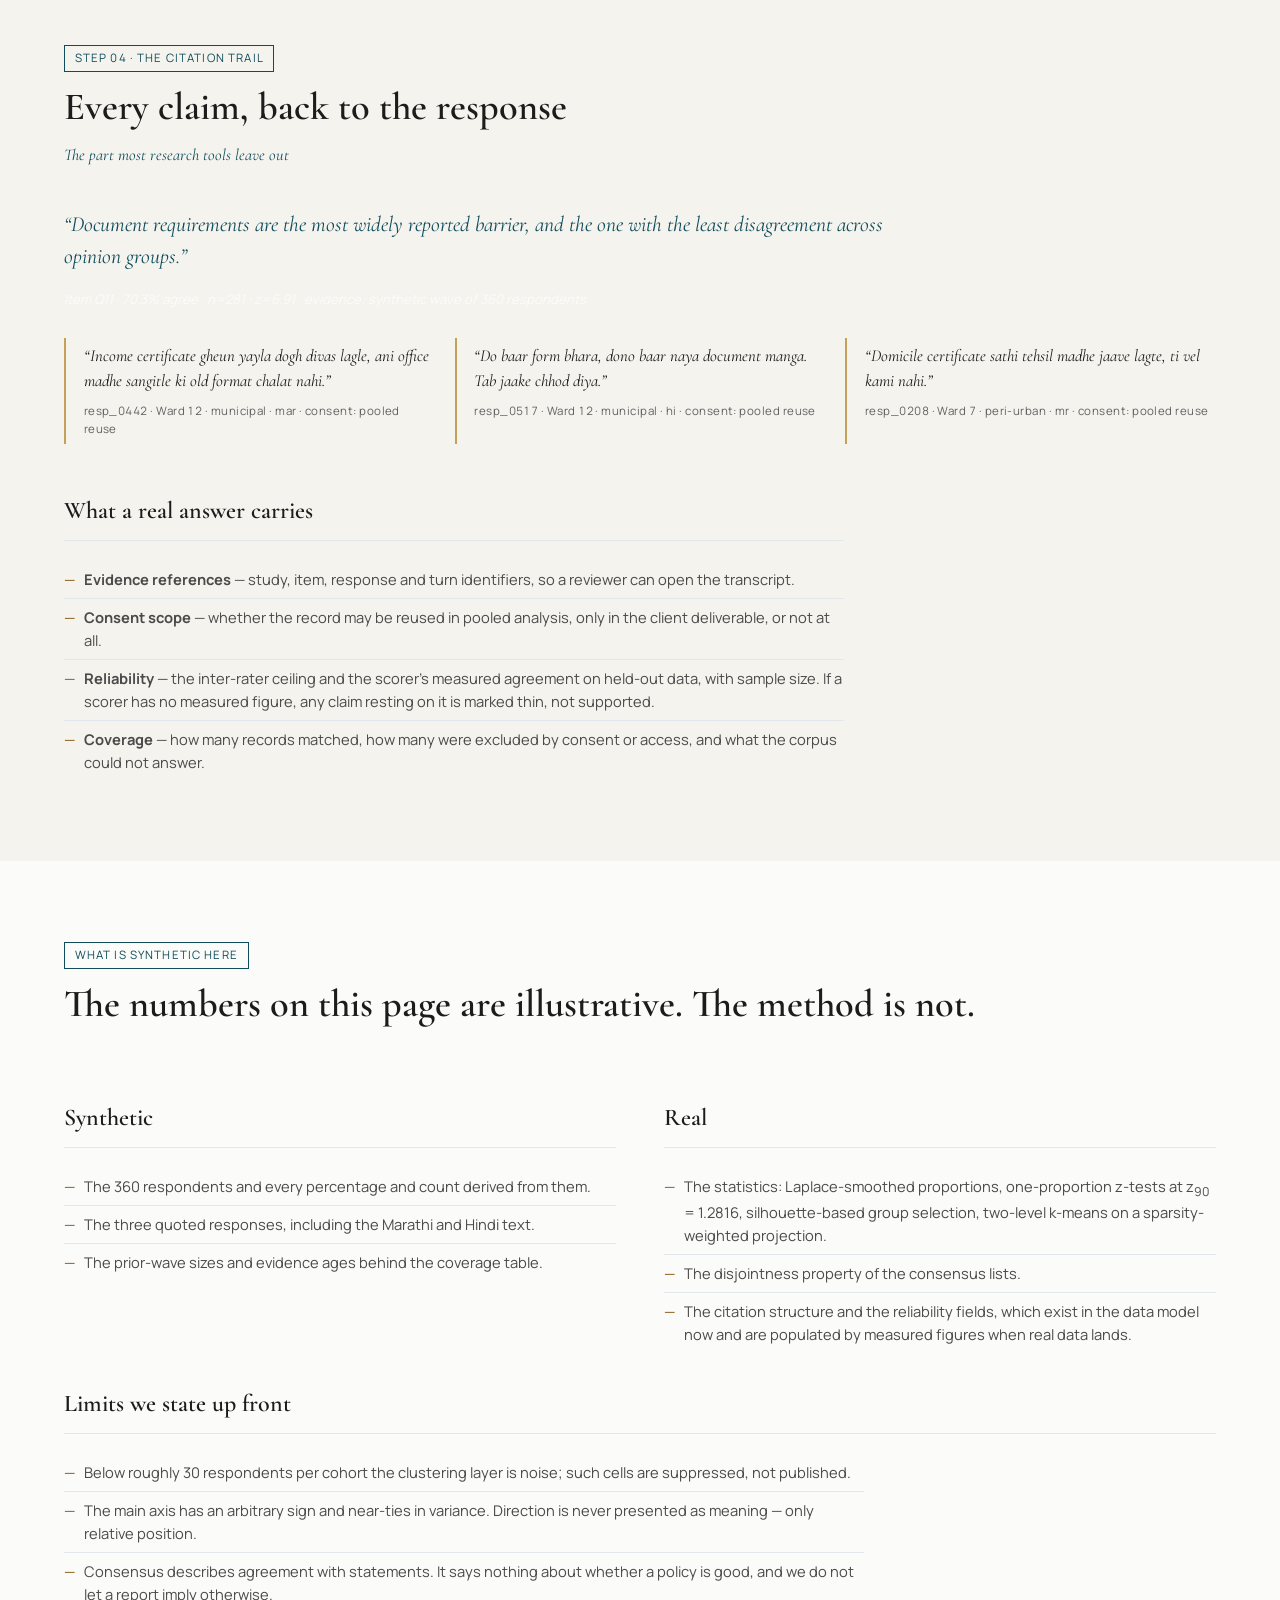
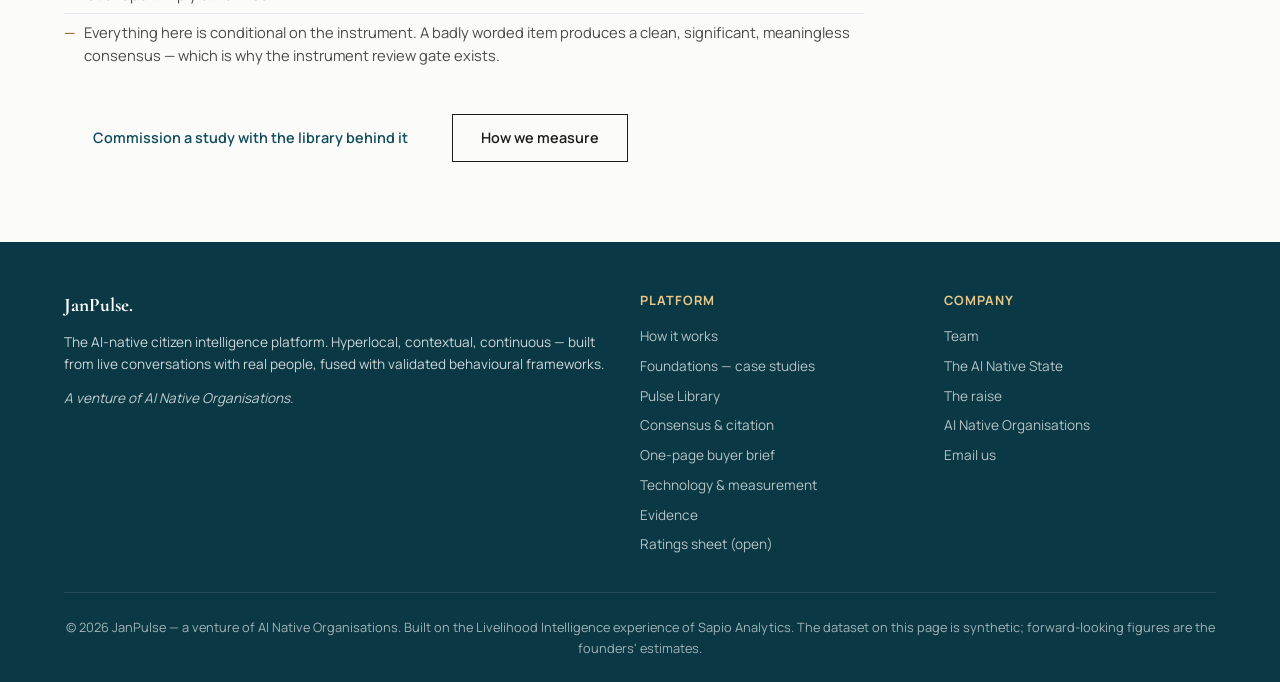
<file: library.html>
<!DOCTYPE html>
<html lang="en">
<head>
  <meta charset="UTF-8">
  <meta name="viewport" content="width=device-width, initial-scale=1.0">
  <title>Pulse Library — JanPulse</title>
  <link rel="stylesheet" href="styles.css">
  <link rel="stylesheet" href="janpulse.css">
  <meta name="description" content="Pulse Library: the base intelligence layer behind JanPulse. What a corpus already answers before fieldwork is commissioned — with citations to every claim and a published reliability figure.">
  <meta property="og:title" content="Pulse Library — JanPulse">
  <meta property="og:description" content="Coverage before fieldwork: what the corpus already answers, how old the evidence is, and what genuinely needs fresh interviews.">
  <meta property="og:type" content="article">
</head>
<body>

<!-- Navigation -->
<nav class="site-nav">
  <div class="nav-inner">
    <a class='nav-logo' href='/'>JanPulse.</a>
    <button class="nav-toggle" onclick="toggleNav()" aria-label="Toggle navigation">
      <span></span><span></span><span></span>
    </button>
    <div class="nav-links" id="navLinks">
      <a href='/'>Home</a>
      <a href="/#how">How it works</a>
      <a href='/foundations.html'>Foundations</a>
      <a class='active' href='/library.html'>Pulse Library</a>
      <a href='/consensus.html'>Consensus &amp; Citation</a>
      <a href="/#technology">Technology</a>
      <a href="/#evidence">Evidence</a>
      <a href="/#team">Team</a>
      <a href="/#book">The book</a>
      <a href="/#ask" class="btn btn-outline btn-sm">The Ask</a>
    </div>
  </div>
</nav>

<!-- Hero -->
<header class="section section-dark">
  <div class="container">
    <span class="eyebrow" style="color:#e8c88a;">Pulse Library &middot; base intelligence</span>
    <h1 style="color:#fff;max-width:24ch;">Before you pay for 800 interviews, find out how many you already have.</h1>
    <p class="dark-body" style="font-size:1.1rem;max-width:78ch;margin-top:1.25rem;">
      Every JanPulse study feeds a corpus that answers the next study&rsquo;s questions first.
      Pulse Library is that corpus: a coverage report before fieldwork is commissioned, a
      consensus and divergence view that is provably disjoint, and a citation trail from every
      claim back to the response that supports it.
    </p>
    <p class="dark-body" style="max-width:78ch;">
      This page is a working demonstration of the interface and the statistics on a synthetic
      dataset. The live library is populated by real fieldwork; the structure below does not change.
    </p>
    <p class="pill pill-warn" style="margin-top:1.5rem;display:inline-block;color:#e8c88a;border-color:rgba(232,200,138,.55);">
      Illustrative dataset &middot; 360 synthetic respondents &middot; not fieldwork
    </p>
  </div>
</header>

<!-- Coverage -->
<section class="section">
  <div class="container">
    <span class="pill">Step 01 &middot; Coverage report</span>
    <h2 class="section-title">What the corpus already answers</h2>
    <p class="role">A proposed 12-item, 800-interview study, priced against the evidence that already exists</p>

    <div class="pl-hero-number">
      <span id="covPct">52%</span>
      <span class="pl-hero-caption">of the proposed instrument is already covered by prior fieldwork,
        at least in part</span>
    </div>

    <div class="card-grid-3" style="margin-top:2rem;">
      <div class="card card-quiet">
        <h4 style="color:var(--color-teal);">Covered</h4>
        <p id="covCovered" style="font-family:var(--font-serif);font-size:2rem;color:var(--color-teal);">4</p>
        <p>Items with recent, adequately sized evidence. These do not need to be re-fielded.</p>
      </div>
      <div class="card card-quiet">
        <h4 style="color:var(--color-gold-ink);">Thin</h4>
        <p id="covThin" style="font-family:var(--font-serif);font-size:2rem;color:var(--color-gold-ink);">5</p>
        <p>Evidence exists but is old, small, or both. Re-field, or quote with the limitation stated.</p>
      </div>
      <div class="card card-quiet">
        <h4 style="color:var(--color-ink-muted);">Gap</h4>
        <p id="covGap" style="font-family:var(--font-serif);font-size:2rem;color:var(--color-ink-muted);">3</p>
        <p>Never asked. These are the only items that justify a full fieldwork budget.</p>
      </div>
    </div>

    <table class="evidence-table" style="margin-top:2.5rem;">
      <thead>
        <tr><th>Item</th><th>Statement</th><th>Prior n</th><th>Evidence age</th><th>Status</th></tr>
      </thead>
      <tbody id="covRows"><!-- filled from the demo dataset --></tbody>
    </table>
    <p class="provenance">Status thresholds: covered = n &ge; 250 and &lt; 6 months old; thin = n 90&ndash;249
      or older than 6 months; gap = no prior evidence. The weighting behind the headline percentage
      is published alongside the dataset, not hidden in a slide.</p>
  </div>
</section>

<!-- Consensus -->
<section class="section section-dark">
  <div class="container">
    <span class="pill" style="background:rgba(255,255,255,.12);color:#e8c88a;">Step 02 &middot; Consensus and divergence</span>
    <h2 class="section-title" style="color:#fff;">What this population agrees on, and what divides it</h2>
    <p class="dark-body" style="max-width:78ch;">
      Two lists, computed with Laplace-smoothed proportions and a one-proportion z-test at 90%
      confidence. Because the two probabilities sum to at most one, a statement cannot appear in
      both lists &mdash; that is a proof, not a filter.
    </p>
    <p class="dark-body" style="max-width:78ch;">
      Each statement is then tested again <b>inside every opinion group</b>. A statement carried by
      one large bloc is not consensus, however large its overall majority; only statements that clear
      the same threshold in both groups are marked as bridging.
    </p>
    <p class="pill" id="bridgeSummary" style="margin-top:1.25rem;display:inline-block;background:rgba(255,255,255,.1);color:#e8c88a;"></p>

    <div class="pl-two-col" style="margin-top:2rem;">
      <div>
        <h3 class="pl-col-title" style="color:#e8c88a;">Agreement</h3>
        <ul class="pl-list" id="consAgree"></ul>
      </div>
      <div>
        <h3 class="pl-col-title" style="color:#f0b7a4;">Divergence</h3>
        <ul class="pl-list" id="consDisagree"></ul>
      </div>
    </div>
    <p class="dark-caption" style="margin-top:1.5rem;">
      &ldquo;Divergence&rdquo; here means majority disagreement with the statement, not division between
      groups. Group-by-group splits are in step 03.
    </p>
  </div>
</section>

<!-- Opinion groups -->
<section class="section">
  <div class="container">
    <span class="pill">Step 03 &middot; Opinion structure</span>
    <h2 class="section-title">Two opinion groups, not one average</h2>
    <p class="role">Two-level clustering over a sparsity-weighted PCA projection, with the group count chosen by silhouette</p>

    <div class="pl-groups" id="groupCards"></div>

    <h3 class="sub-head">Where the groups part company</h3>
    <div id="polarisingList" class="pl-polar"><!-- filled --></div>
    <p class="provenance">Polarising score = |correlation| between an item&rsquo;s answers and a respondent&rsquo;s
      position on the main axis of opinion. It is a property of the statement, not of a group; near 0 means the
      item does not separate anyone.</p>
  </div>
</section>

<!-- Citation -->
<section class="section section-cream">
  <div class="container">
    <span class="pill">Step 04 &middot; The citation trail</span>
    <h2 class="section-title">Every claim, back to the response</h2>
    <p class="role">The part most research tools leave out</p>

    <div class="pull-quote" style="text-align:left;margin-left:0;" id="traceClaim"></div>
    <p class="provenance" id="traceStat"></p>

    <div class="pl-quotes" id="traceQuotes"></div>

    <div style="margin-top:2rem;max-width:78ch;">
      <h3 class="sub-head">What a real answer carries</h3>
      <ul class="plain-list">
        <li><b>Evidence references</b> &mdash; study, item, response and turn identifiers, so a reviewer can open the transcript.</li>
        <li><b>Consent scope</b> &mdash; whether the record may be reused in pooled analysis, only in the client deliverable, or not at all.</li>
        <li><b>Reliability</b> &mdash; the inter-rater ceiling and the scorer&rsquo;s measured agreement on held-out data, with sample size. If a scorer has no measured figure, any claim resting on it is marked thin, not supported.</li>
        <li><b>Coverage</b> &mdash; how many records matched, how many were excluded by consent or access, and what the corpus could not answer.</li>
      </ul>
    </div>
  </div>
</section>

<!-- Honesty -->
<section class="section">
  <div class="container">
    <span class="pill">What is synthetic here</span>
    <h2 class="section-title">The numbers on this page are illustrative. The method is not.</h2>
    <div class="cols-2" style="margin-top:1.5rem;">
      <div>
        <h3 class="sub-head">Synthetic</h3>
        <ul class="plain-list">
          <li>The 360 respondents and every percentage and count derived from them.</li>
          <li>The three quoted responses, including the Marathi and Hindi text.</li>
          <li>The prior-wave sizes and evidence ages behind the coverage table.</li>
        </ul>
      </div>
      <div>
        <h3 class="sub-head">Real</h3>
        <ul class="plain-list">
          <li>The statistics: Laplace-smoothed proportions, one-proportion z-tests at z<sub>90</sub> = 1.2816,
              silhouette-based group selection, two-level k-means on a sparsity-weighted projection.</li>
          <li>The disjointness property of the consensus lists.</li>
          <li>The citation structure and the reliability fields, which exist in the data model now and
              are populated by measured figures when real data lands.</li>
        </ul>
      </div>
    </div>

    <h3 class="sub-head" style="margin-top:2rem;">Limits we state up front</h3>
    <ul class="plain-list" style="max-width:80ch;">
      <li>Below roughly 30 respondents per cohort the clustering layer is noise; such cells are suppressed, not published.</li>
      <li>The main axis has an arbitrary sign and near-ties in variance. Direction is never presented as meaning &mdash; only relative position.</li>
      <li>Consensus describes agreement with statements. It says nothing about whether a policy is good, and we do not let a report imply otherwise.</li>
      <li>Everything here is conditional on the instrument. A badly worded item produces a clean, significant, meaningless consensus &mdash; which is why the instrument review gate exists.</li>
    </ul>

    <div style="margin-top:2.5rem;">
      <a href="/#ask" class="btn">Commission a study with the library behind it</a>
      <a href="/technology.html" class="btn btn-outline" style="margin-left:.75rem;">How we measure</a>
    </div>
  </div>
</section>

<footer class="site-footer">
  <div class="container">
    <div class="footer-grid">
      <div class="footer-brand">
        <span class="footer-logo">JanPulse.</span>
        <p>The AI-native citizen intelligence platform. Hyperlocal, contextual, continuous &mdash; built from
          live conversations with real people, fused with validated behavioural frameworks.</p>
        <p class="provenance" style="margin-top:0.75rem;">A venture of AI Native Organisations.</p>
      </div>
      <div class="footer-col">
        <h4>Platform</h4>
        <a href="/#how">How it works</a>
        <a href="/foundations.html">Foundations &mdash; case studies</a>
        <a href="/library.html">Pulse Library</a>
        <a href="/consensus.html">Consensus &amp; citation</a>
        <a href="/brief.html">One-page buyer brief</a>
        <a href="/technology.html">Technology &amp; measurement</a>
        <a href="/#evidence">Evidence</a>
        <a href="/rate.html">Ratings sheet (open)</a>
      </div>
      <div class="footer-col">
        <h4>Company</h4>
        <a href="/#team">Team</a>
        <a href="/#book">The AI Native State</a>
        <a href="/#ask">The raise</a>
        <a href="https://ainativeorganisations.com" target="_blank" rel="noopener">AI Native Organisations</a>
        <a href="mailto:hello@ainativeorganisations.com">Email us</a>
      </div>
    </div>
    <div class="footer-bottom">
      &copy; 2026 JanPulse &mdash; a venture of AI Native Organisations. Built on the Livelihood
      Intelligence experience of Sapio Analytics. The dataset on this page is synthetic; forward-looking
      figures are the founders' estimates.
    </div>
  </div>
</footer>

<script src="assets/pulse-library-demo.js"></script>
<script>
function toggleNav() {
  document.getElementById('navLinks').classList.toggle('open');
}

(function () {
  var D = window.JANPULSE_PULSE_DEMO;
  if (!D) return;

  // ---- coverage -----------------------------------------------------------
  var counts = { covered: 0, thin: 0, gap: 0 };
  D.coverage.items.forEach(function (it) { counts[it.status] = (counts[it.status] || 0) + 1; });
  document.getElementById('covPct').textContent = D.coverage.pct_already_covered + '%';
  document.getElementById('covCovered').textContent = counts.covered;
  document.getElementById('covThin').textContent = counts.thin;
  document.getElementById('covGap').textContent = counts.gap;

  var tbody = document.getElementById('covRows');
  D.coverage.items.forEach(function (it) {
    var tr = document.createElement('tr');
    function cell(text, cls) {
      var td = document.createElement('td');
      td.textContent = text;
      if (cls) td.className = cls;
      return td;
    }
    tr.appendChild(cell(it.id, 'pl-mono'));
    tr.appendChild(cell(it.text));
    tr.appendChild(cell(it.n ? String(it.n) : '—', 'pl-num'));
    tr.appendChild(cell(it.age_days === null ? 'no prior wave' : it.age_days + ' days ago', 'pl-num pl-cov-age'));
    var td = document.createElement('td');
    var span = document.createElement('span');
    span.className = 'pl-status pl-status-' + it.status;
    span.textContent = it.status;
    td.appendChild(span);
    tr.appendChild(td);
    tbody.appendChild(tr);
  });

  // ---- consensus ----------------------------------------------------------
  var bridgeById = {};
  if (D.bridging) {
    D.bridging.items.forEach(function (it) { bridgeById[it.id] = it; });
    var bs = document.getElementById('bridgeSummary');
    if (bs) {
      bs.textContent = D.bridging.simple_count + ' statements clear a simple majority · ' +
        D.bridging.bridging_count + ' survive inside every group';
    }
  }

  function fillList(id, items, isAgree) {
    var ul = document.getElementById(id);
    items.forEach(function (it) {
      var li = document.createElement('li');
      var head = document.createElement('div');
      head.className = 'pl-list-head';
      var pct = document.createElement('span');
      pct.className = 'pl-pct';
      pct.textContent = (isAgree ? it.agree_pct : it.disagree_pct) + '%';
      var label = document.createElement('span');
      label.className = 'pl-pct-label';
      label.textContent = isAgree ? 'agree' : 'disagree';
      var idEl = document.createElement('span');
      idEl.className = 'pl-item-id';
      idEl.textContent = it.id;
      head.appendChild(pct); head.appendChild(label); head.appendChild(idEl);
      var body = document.createElement('p');
      body.textContent = it.text;
      var meta = document.createElement('p');
      meta.className = 'pl-meta';
      meta.textContent = 'z = ' + it.z + ' · n = ' + it.n;
      li.appendChild(head); li.appendChild(body); li.appendChild(meta);

      var b = bridgeById[it.id];
      if (b && b.simple_pass) {
        var breakdown = document.createElement('p');
        breakdown.className = 'pl-meta';
        breakdown.textContent = b.groups.map(function (g) {
          return 'group ' + (g.group + 1) + ': ' + g.agree_pct + '%';
        }).join(' · ');
        li.appendChild(breakdown);
        var badge = document.createElement('span');
        badge.className = 'pl-bridge ' + (b.bridging_pass ? 'pl-bridge-yes' : 'pl-bridge-no');
        badge.textContent = b.bridging_pass ? 'bridges both groups' : 'carried by one group';
        li.appendChild(badge);
      }
      ul.appendChild(li);
    });
  }
  fillList('consAgree', D.consensus.agree, true);
  fillList('consDisagree', D.consensus.disagree, false);

  // ---- groups -------------------------------------------------------------
  var gc = document.getElementById('groupCards');
  var total = D.groups.sizes.reduce(function (a, b) { return a + b; }, 0);
  D.groups.sizes.forEach(function (size, i) {
    var d = document.createElement('div');
    d.className = 'card card-quiet pl-group';
    var h = document.createElement('h4');
    h.textContent = 'Group ' + (i + 1);
    var n = document.createElement('p');
    n.className = 'pl-num';
    n.textContent = size + ' of ' + total + ' respondents';
    var bar = document.createElement('div');
    bar.className = 'pl-bar';
    var fill = document.createElement('span');
    fill.style.width = Math.round(100 * size / total) + '%';
    bar.appendChild(fill);
    d.appendChild(h); d.appendChild(n); d.appendChild(bar);
    gc.appendChild(d);
  });
  var meta = document.createElement('p');
  meta.className = 'provenance';
  meta.textContent = 'Silhouette by candidate group count — ' +
    Object.keys(D.groups.silhouette).map(function (k) {
      return 'k=' + k + ': ' + D.groups.silhouette[k];
    }).join(', ') + ' — selected k=' + D.groups.k + ' over ' + D.groups.base_clusters + ' base clusters.';
  gc.parentNode.insertBefore(meta, gc.nextSibling);

  // ---- polarising items ---------------------------------------------------
  var polar = document.getElementById('polarisingList');
  D.items.slice().sort(function (a, b) { return b.polarising - a.polarising; })
    .slice(0, 5).forEach(function (it) {
      var row = document.createElement('div');
      row.className = 'pl-polar-row';
      var label = document.createElement('div');
      label.className = 'pl-polar-label';
      label.textContent = it.id + ' · ' + it.text;
      var bar = document.createElement('div');
      bar.className = 'pl-bar pl-bar-light';
      var fill = document.createElement('span');
      fill.style.width = Math.round(it.polarising * 100) + '%';
      bar.appendChild(fill);
      var val = document.createElement('span');
      val.className = 'pl-num';
      val.textContent = it.polarising.toFixed(2);
      row.appendChild(label); row.appendChild(bar); row.appendChild(val);
      polar.appendChild(row);
    });

  // ---- citation trace -----------------------------------------------------
  document.getElementById('traceClaim').textContent = '“' + D.citation.claim + '”';
  document.getElementById('traceStat').textContent =
    'Item ' + D.citation.item + ' · ' + D.citation.stat + ' · evidence: synthetic wave of ' +
    D.respondents + ' respondents';
  var qc = document.getElementById('traceQuotes');
  D.citation.quotes.forEach(function (q) {
    var card = document.createElement('div');
    card.className = 'pl-quote';
    var text = document.createElement('p');
    text.className = 'pl-quote-text';
    text.textContent = '“' + q.text + '”';
    var meta = document.createElement('p');
    meta.className = 'pl-quote-meta';
    meta.textContent = q.response_id + ' · ' + q.cohort + ' · ' + q.language + ' · consent: pooled reuse';
    card.appendChild(text); card.appendChild(meta);
    qc.appendChild(card);
  });
})();
</script>
</body>
</html>
</file>
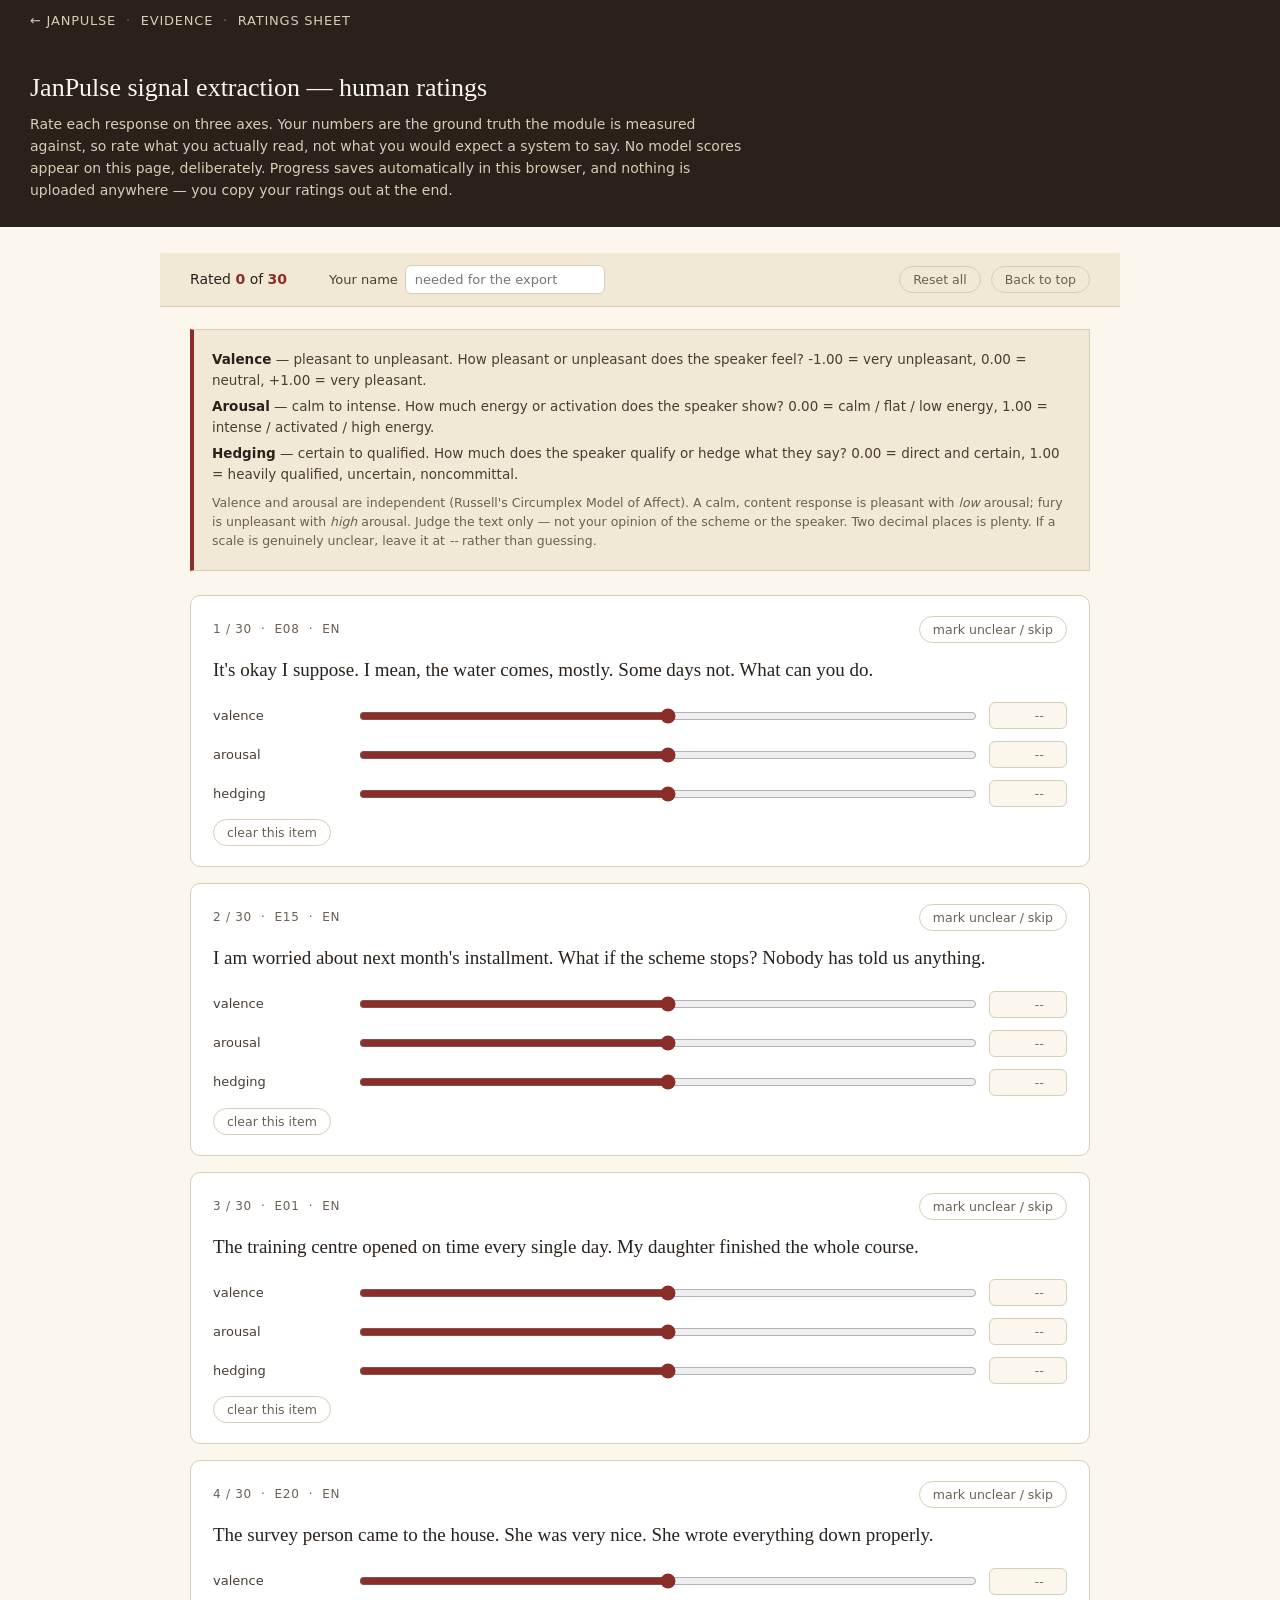
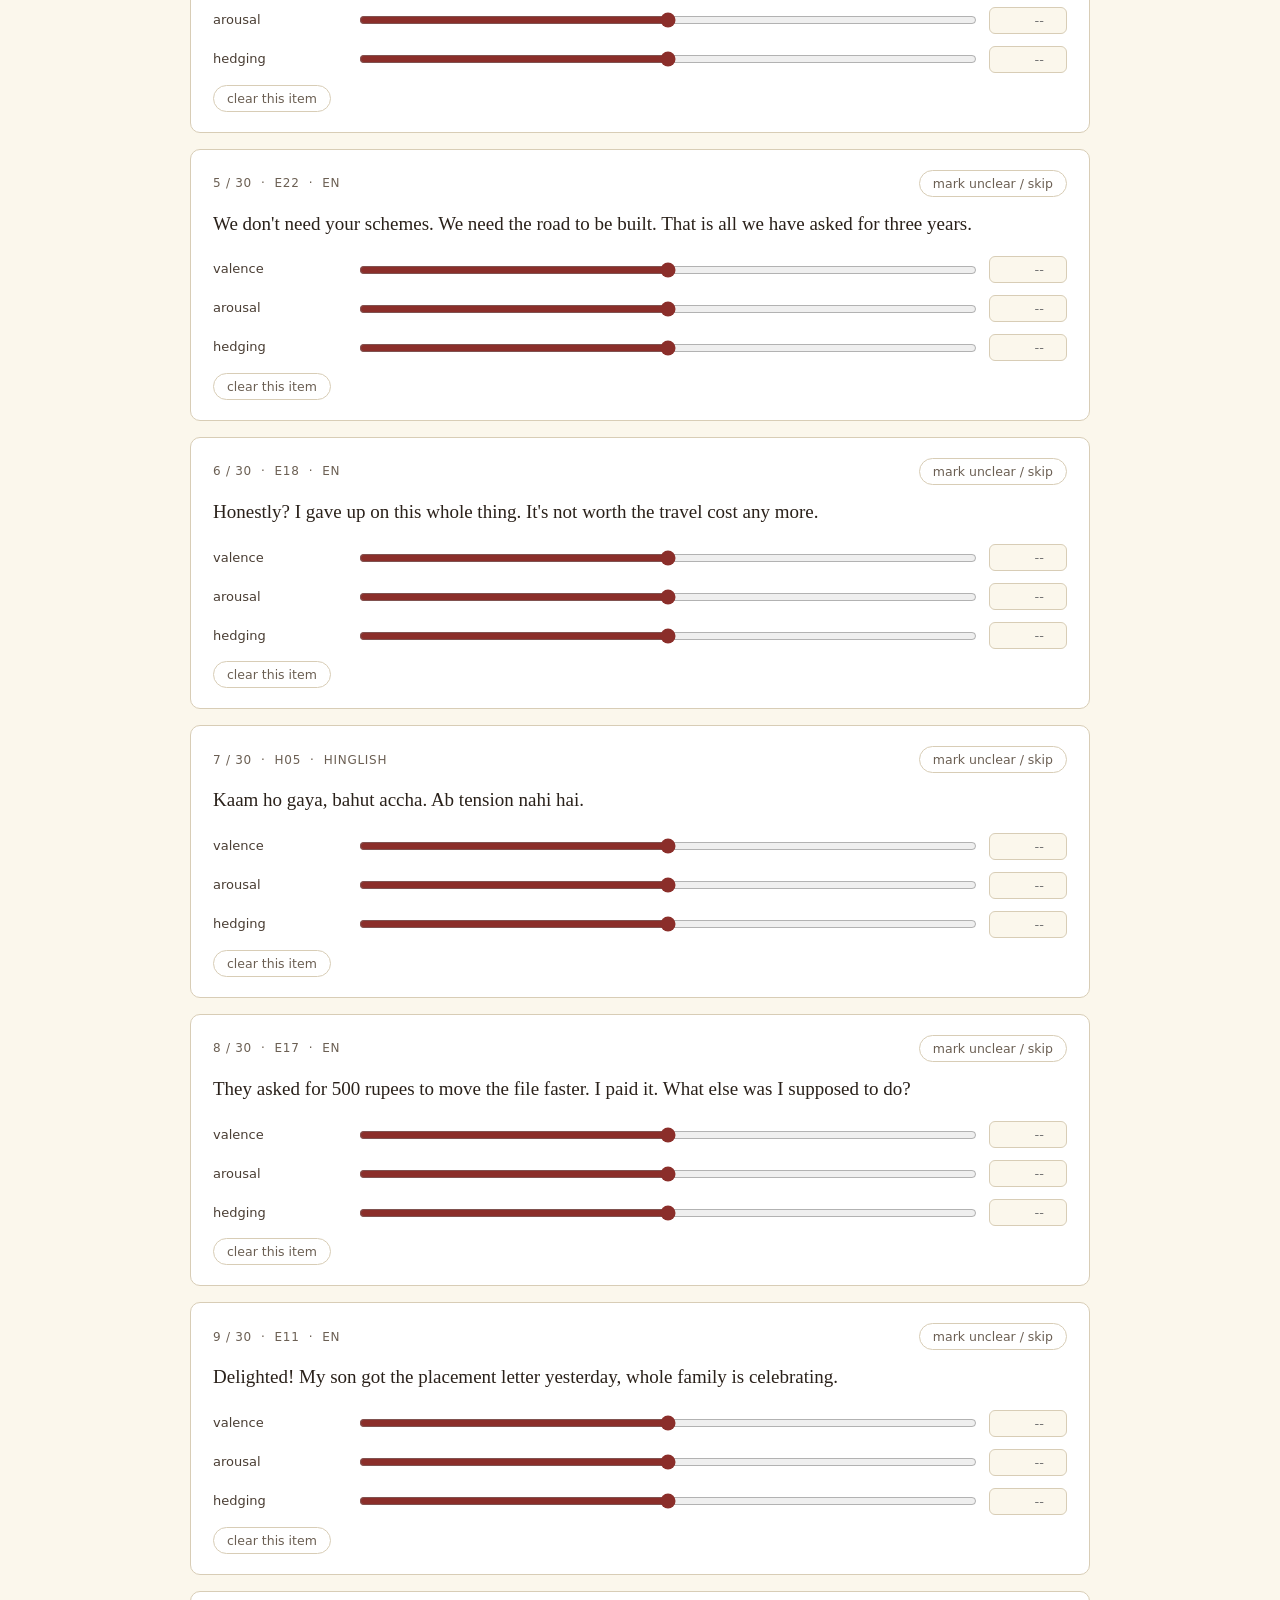
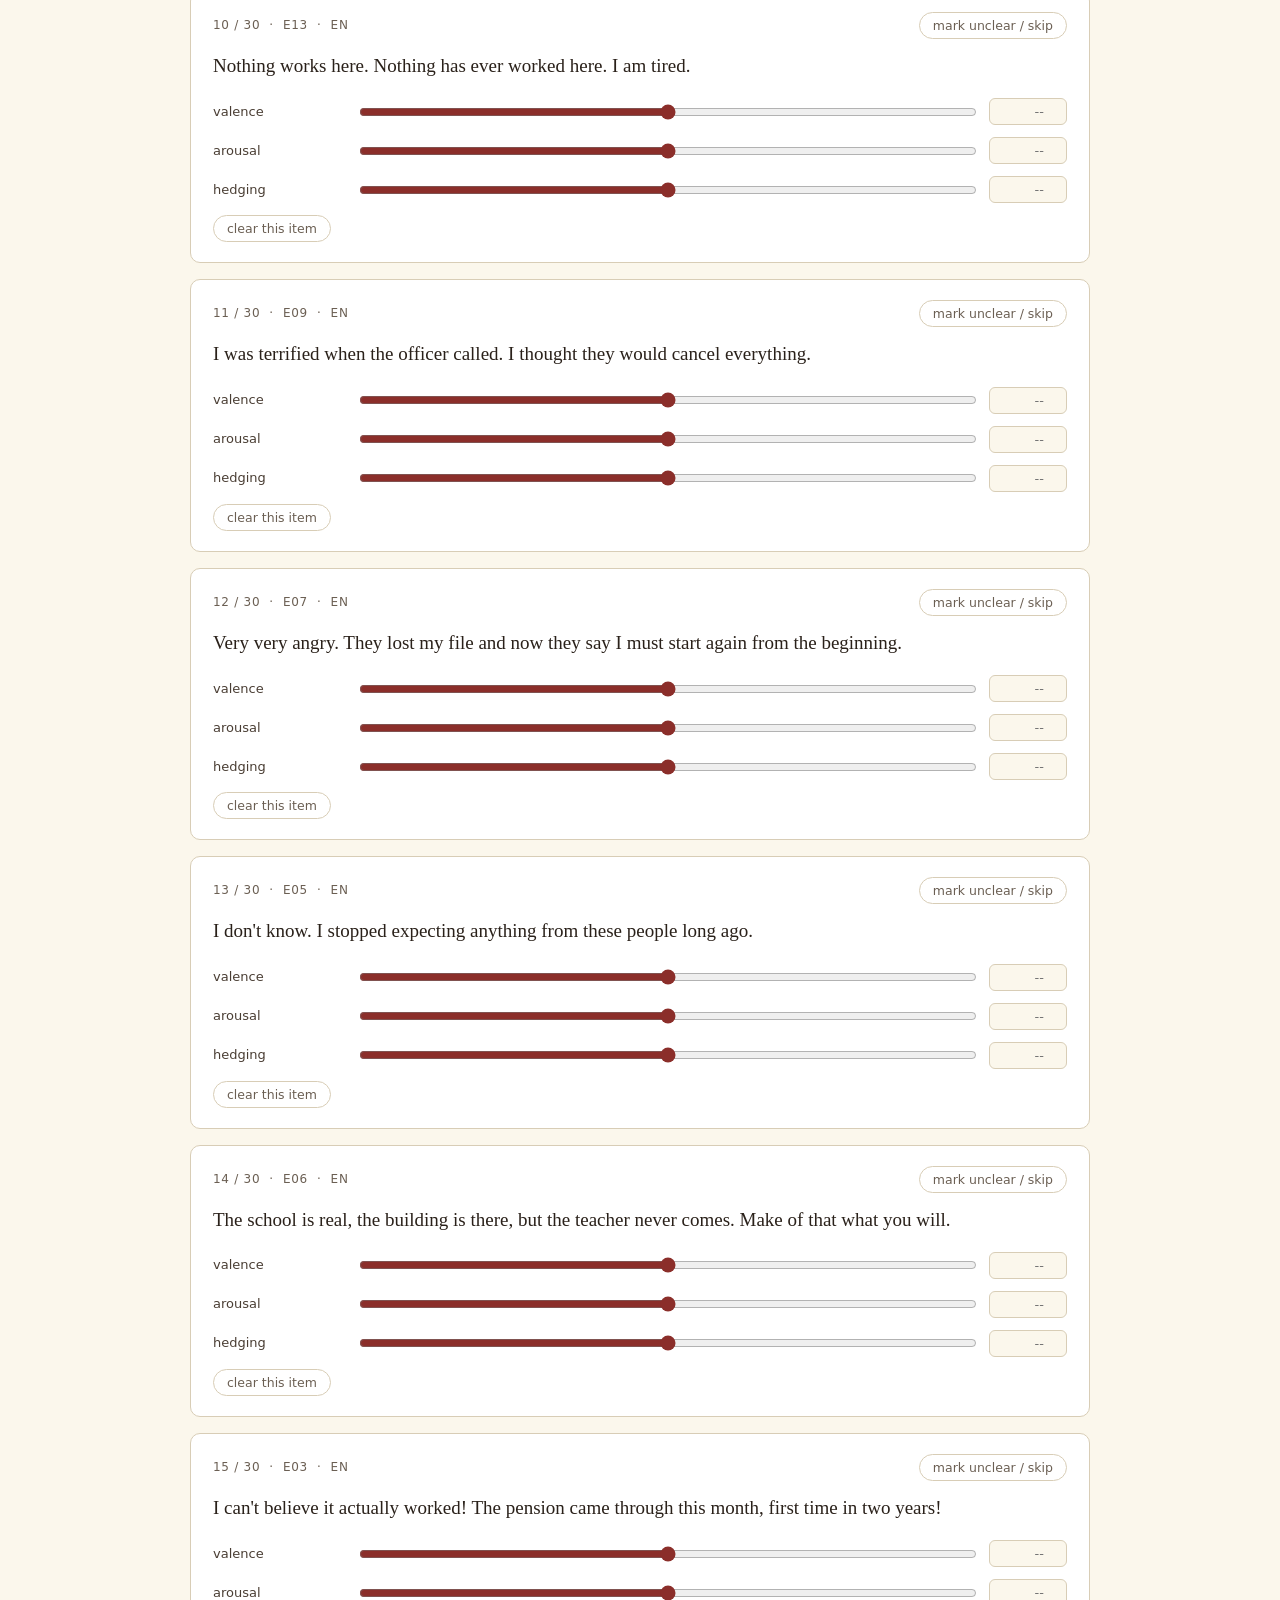
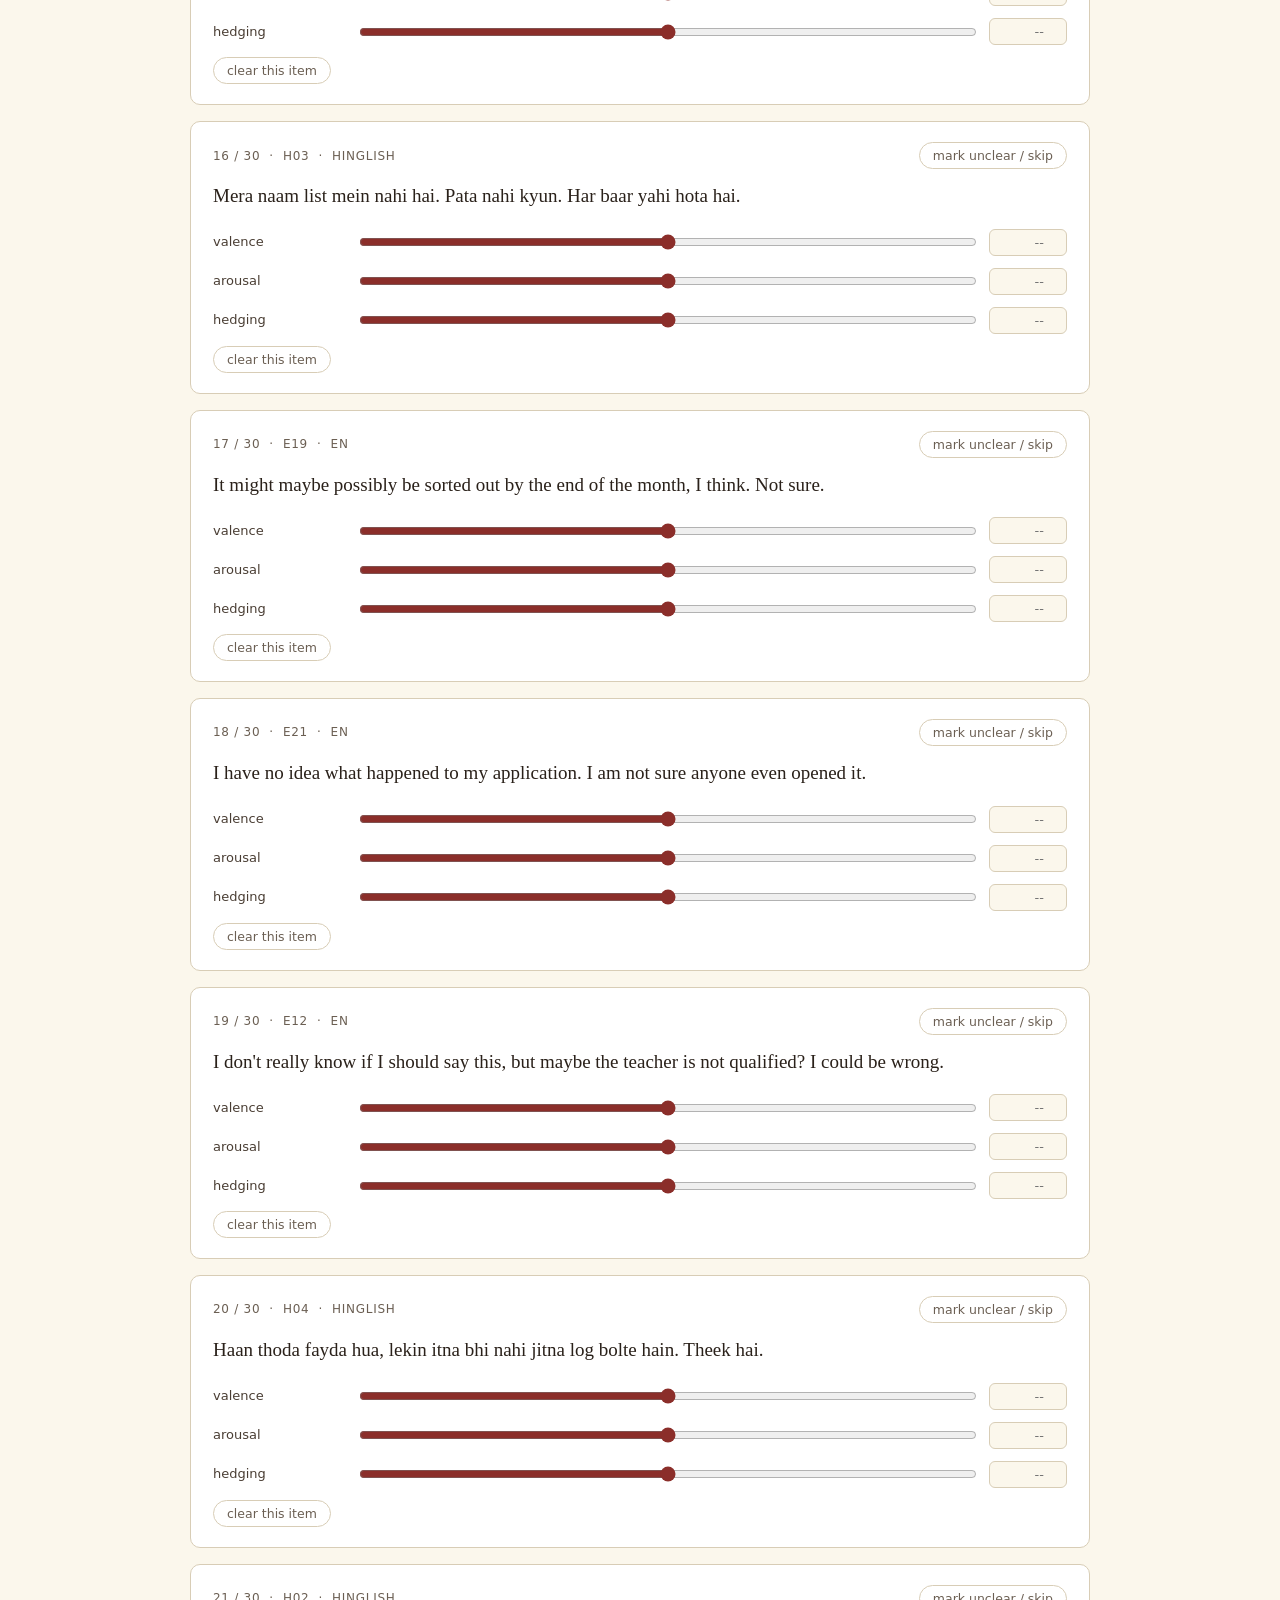
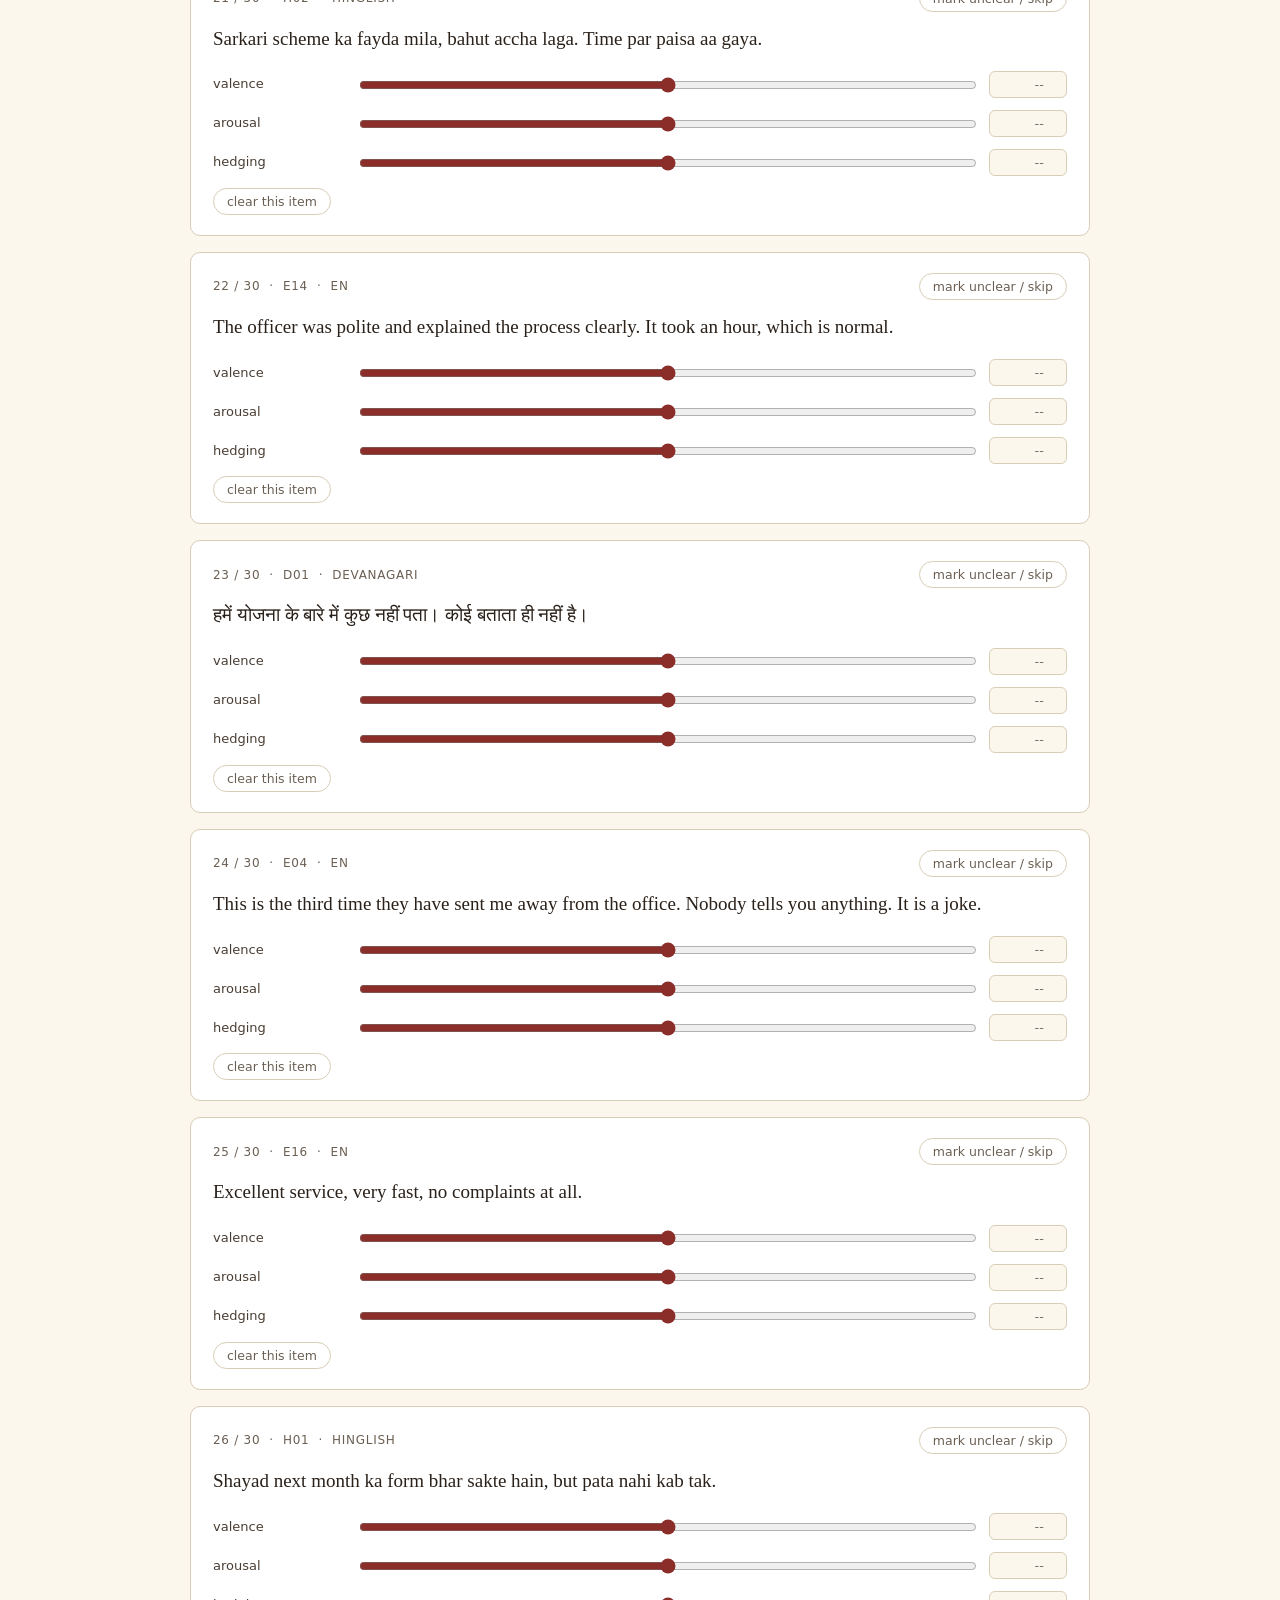
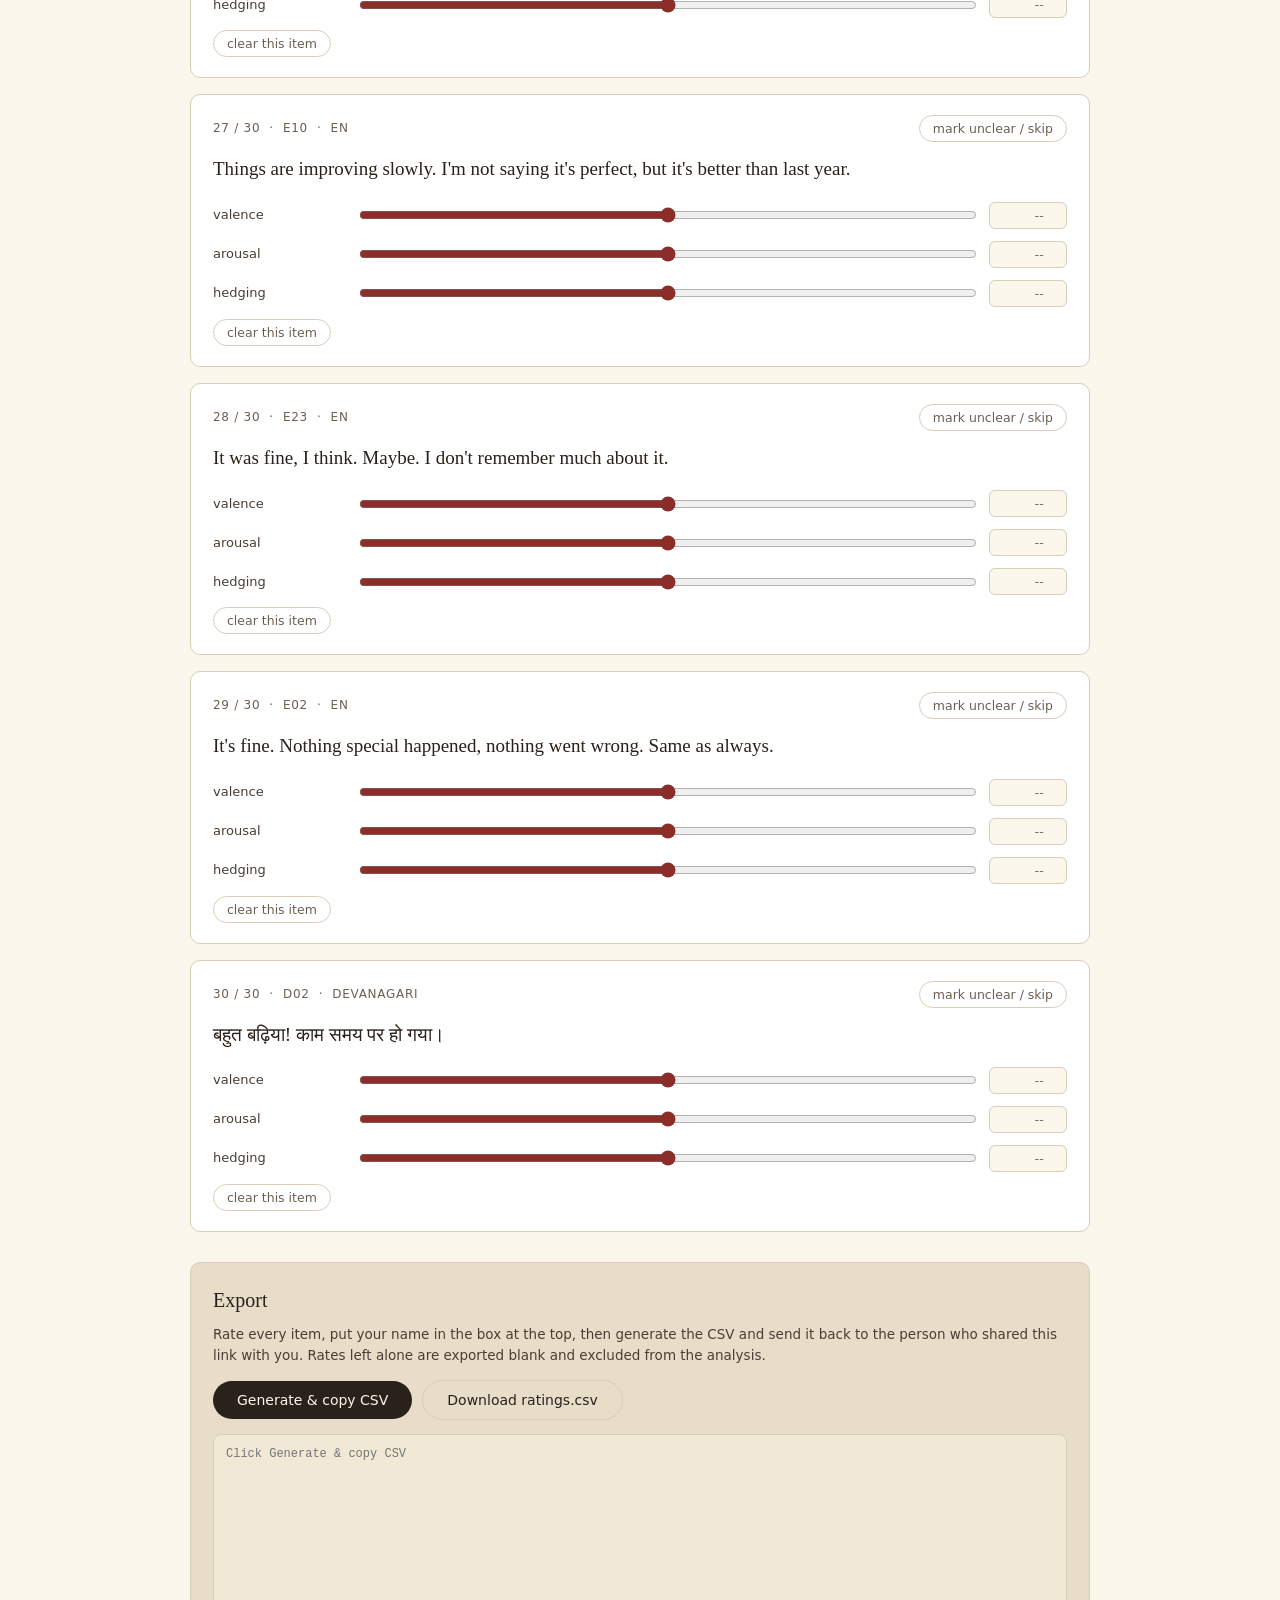
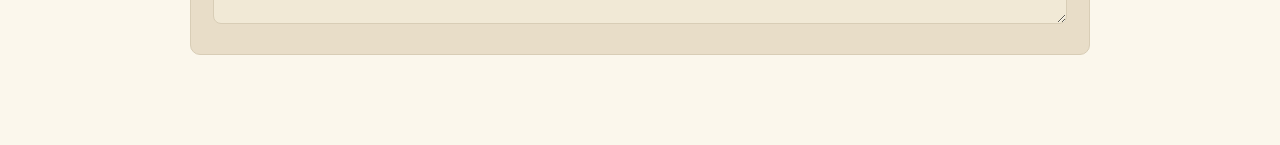
<file: rate.html>
<!DOCTYPE html>
<html lang="en">
<head>
<meta charset="utf-8">
<meta name="viewport" content="width=device-width, initial-scale=1">
<meta name="robots" content="noindex, nofollow">
<title>JanPulse Signal Extraction &mdash; human ratings</title>
<style>
  :root {
    --ink:#2A211A; --ink-soft:#4A3E34; --paper:#FBF7EC; --paper-warm:#F1E9D6;
    --paper-deep:#E8DDC8; --brick:#8B2E2A; --brick-dark:#6E2320;
    --forest:#4E6A55; --sand:#D8CDB6; --muted:#6B5F53;
  }
  * { box-sizing:border-box; }
  body { margin:0; background:var(--paper); color:var(--ink);
         font-family:"DM Sans","Segoe UI",system-ui,-apple-system,sans-serif; line-height:1.55; }
  header { background:var(--ink); color:var(--paper); padding:26px 30px; }
  h1 { font-family:"DM Serif Display",Georgia,serif; font-size:26px; margin:0 0 6px; font-weight:400; }
  header p { margin:0; color:#D8CDB6; font-size:14px; max-width:80ch; }
  main { max-width:960px; margin:0 auto; padding:26px 30px 90px; }
  .bar { position:sticky; top:0; z-index:20; background:var(--paper-warm);
         border-bottom:1px solid var(--sand); padding:12px 30px; margin:0 -30px 22px;
         display:flex; gap:18px; align-items:center; flex-wrap:wrap; font-size:14px; }
  .bar strong { color:var(--brick); }
  .axis-note { background:var(--paper-warm); border:1px solid var(--sand); border-left:4px solid var(--brick);
               padding:14px 18px; margin-bottom:24px; font-size:13.5px; color:var(--ink-soft); }
  .axis-note b { color:var(--ink); }
  .axis-note div { margin:5px 0; }
  .item { background:#fff; border:1px solid var(--sand); border-radius:10px;
          padding:20px 22px; margin-bottom:16px; }
  .item.done { border-left:5px solid var(--forest); }
  .item.unclear { border-left:5px solid var(--muted); opacity:.75; }
  .item .meta { font-size:12px; color:var(--muted); letter-spacing:.06em; text-transform:uppercase;
                display:flex; justify-content:space-between; align-items:center; }
  .text { font-family:"DM Serif Display",Georgia,serif; font-size:19px; margin:12px 0 18px; }
  .rows { display:grid; gap:12px; }
  .row { display:grid; grid-template-columns:130px 1fr 78px; gap:14px; align-items:center; }
  .row label { font-size:13px; color:var(--ink-soft); }
  .row input[type=range] { width:100%; accent-color:var(--brick); }
  .row input[type=number] { width:78px; padding:5px 7px; border:1px solid var(--sand);
                            border-radius:6px; font-family:inherit; font-size:13px; text-align:right;
                            background:var(--paper); color:var(--ink); }
  .clr { font-size:12.5px; color:var(--muted); background:none; border:1px solid var(--sand);
         border-radius:999px; padding:5px 13px; cursor:pointer; font-family:inherit; }
  .clr:hover { border-color:var(--brick); color:var(--brick); }
  .clr.active { background:var(--ink); color:var(--paper); border-color:var(--ink); }
  .acts { display:flex; gap:10px; flex-wrap:wrap; align-items:center; }
  button.big { background:var(--ink); color:var(--paper); border:none; border-radius:999px;
               padding:11px 24px; font-family:inherit; font-size:14px; cursor:pointer; }
  button.big:hover { background:var(--brick); }
  button.ghost { background:none; color:var(--ink); border:1px solid var(--sand); }
  button.ghost:hover { border-color:var(--brick); color:var(--brick); background:none; }
  #out { width:100%; height:190px; margin-top:14px; font-family:ui-monospace,Consolas,monospace;
         font-size:12px; padding:12px; border:1px solid var(--sand); border-radius:8px;
         background:var(--paper-warm); color:var(--ink); }
  .panel { background:var(--paper-deep); border:1px solid var(--sand); border-radius:10px;
           padding:22px; margin-top:30px; }
  .panel h2 { font-family:"DM Serif Display",Georgia,serif; font-weight:400; font-size:20px; margin:0 0 8px; }
  .panel p { font-size:13.5px; color:var(--ink-soft); margin:0 0 14px; }
  .status { font-size:13px; color:var(--forest); margin-left:6px; }
  .namewrap { font-size:13px; color:var(--ink-soft); display:flex; align-items:center; gap:7px; }
  .namewrap input { padding:6px 9px; border:1px solid var(--sand); border-radius:6px;
                    font-family:inherit; font-size:13px; background:#fff; color:var(--ink);
                    width:200px; }
  .namewrap input.warn { border-color:var(--brick); background:#FDF1F0; }
</style>
</head>
<body>
<div style="background:#2A211A;color:#D8CDB6;font-family:Manrope,'Segoe UI',system-ui,sans-serif;font-size:13px;letter-spacing:.06em;text-transform:uppercase;padding:11px 30px;">
  <a href="/" style="color:#D8CDB6;text-decoration:none;">&larr; JanPulse</a>
  <span style="opacity:.45;">&nbsp;&middot;&nbsp;</span>
  <a href="/evidence" style="color:#D8CDB6;text-decoration:none;">Evidence</a>
  <span style="opacity:.45;">&nbsp;&middot;&nbsp;</span>
  <a href="/technology.html" style="color:#D8CDB6;text-decoration:none;">Ratings sheet</a>
</div>

<header>
  <h1>JanPulse signal extraction &mdash; human ratings</h1>
  <p>Rate each response on three axes. Your numbers are the ground truth the module is measured
     against, so rate what you actually read, not what you would expect a system to say. No model
     scores appear on this page, deliberately. Progress saves automatically in this browser, and
     nothing is uploaded anywhere &mdash; you copy your ratings out at the end.</p>
</header>
<main>
  <div class="bar">
    <span>Rated <strong id="cnt">0</strong> of <strong id="tot">0</strong></span>
    <span class="status" id="save"></span>
    <label class="namewrap" for="rater">Your name
      <input type="text" id="rater" placeholder="needed for the export" autocomplete="off">
    </label>
    <span class="acts" style="margin-left:auto">
      <button class="clr" id="reset">Reset all</button>
      <button class="clr" id="top">Back to top</button>
    </span>
  </div>

  <div class="axis-note">
    <div><b>Valence</b> &mdash; pleasant to unpleasant. <span id="h-valence"></span></div>
    <div><b>Arousal</b> &mdash; calm to intense. <span id="h-arousal"></span></div>
    <div><b>Hedging</b> &mdash; certain to qualified. <span id="h-hedging"></span></div>
    <div style="color:var(--muted);font-size:12.5px;margin-top:8px">
      Valence and arousal are independent (Russell's Circumplex Model of Affect). A calm, content
      response is pleasant with <i>low</i> arousal; fury is unpleasant with <i>high</i> arousal.
      Judge the text only &mdash; not your opinion of the scheme or the speaker.
      Two decimal places is plenty. If a scale is genuinely unclear, leave it at <i>--</i> rather
      than guessing.
    </div>
  </div>

  <div id="items"></div>

  <div class="panel">
    <h2>Export</h2>
    <p id="exmsg">Rate every item, put your name in the box at the top, then generate the CSV and
       send it back to the person who shared this link with you. Rates left alone are exported blank
       and excluded from the analysis.</p>
    <div class="acts">
      <button class="big" id="gen">Generate &amp; copy CSV</button>
      <button class="big ghost" id="dl" disabled>Download ratings.csv</button>
      <span class="status" id="copied"></span>
    </div>
    <textarea id="out" spellcheck="false" placeholder="Click Generate &amp; copy CSV"></textarea>
  </div>
</main>

<script>
const STIMULI = [{"id": "E08", "text": "It's okay I suppose. I mean, the water comes, mostly. Some days not. What can you do.", "lang": "en"}, {"id": "E15", "text": "I am worried about next month's installment. What if the scheme stops? Nobody has told us anything.", "lang": "en"}, {"id": "E01", "text": "The training centre opened on time every single day. My daughter finished the whole course.", "lang": "en"}, {"id": "E20", "text": "The survey person came to the house. She was very nice. She wrote everything down properly.", "lang": "en"}, {"id": "E22", "text": "We don't need your schemes. We need the road to be built. That is all we have asked for three years.", "lang": "en"}, {"id": "E18", "text": "Honestly? I gave up on this whole thing. It's not worth the travel cost any more.", "lang": "en"}, {"id": "H05", "text": "Kaam ho gaya, bahut accha. Ab tension nahi hai.", "lang": "hinglish"}, {"id": "E17", "text": "They asked for 500 rupees to move the file faster. I paid it. What else was I supposed to do?", "lang": "en"}, {"id": "E11", "text": "Delighted! My son got the placement letter yesterday, whole family is celebrating.", "lang": "en"}, {"id": "E13", "text": "Nothing works here. Nothing has ever worked here. I am tired.", "lang": "en"}, {"id": "E09", "text": "I was terrified when the officer called. I thought they would cancel everything.", "lang": "en"}, {"id": "E07", "text": "Very very angry. They lost my file and now they say I must start again from the beginning.", "lang": "en"}, {"id": "E05", "text": "I don't know. I stopped expecting anything from these people long ago.", "lang": "en"}, {"id": "E06", "text": "The school is real, the building is there, but the teacher never comes. Make of that what you will.", "lang": "en"}, {"id": "E03", "text": "I can't believe it actually worked! The pension came through this month, first time in two years!", "lang": "en"}, {"id": "H03", "text": "Mera naam list mein nahi hai. Pata nahi kyun. Har baar yahi hota hai.", "lang": "hinglish"}, {"id": "E19", "text": "It might maybe possibly be sorted out by the end of the month, I think. Not sure.", "lang": "en"}, {"id": "E21", "text": "I have no idea what happened to my application. I am not sure anyone even opened it.", "lang": "en"}, {"id": "E12", "text": "I don't really know if I should say this, but maybe the teacher is not qualified? I could be wrong.", "lang": "en"}, {"id": "H04", "text": "Haan thoda fayda hua, lekin itna bhi nahi jitna log bolte hain. Theek hai.", "lang": "hinglish"}, {"id": "H02", "text": "Sarkari scheme ka fayda mila, bahut accha laga. Time par paisa aa gaya.", "lang": "hinglish"}, {"id": "E14", "text": "The officer was polite and explained the process clearly. It took an hour, which is normal.", "lang": "en"}, {"id": "D01", "text": "हमें योजना के बारे में कुछ नहीं पता। कोई बताता ही नहीं है।", "lang": "devanagari"}, {"id": "E04", "text": "This is the third time they have sent me away from the office. Nobody tells you anything. It is a joke.", "lang": "en"}, {"id": "E16", "text": "Excellent service, very fast, no complaints at all.", "lang": "en"}, {"id": "H01", "text": "Shayad next month ka form bhar sakte hain, but pata nahi kab tak.", "lang": "hinglish"}, {"id": "E10", "text": "Things are improving slowly. I'm not saying it's perfect, but it's better than last year.", "lang": "en"}, {"id": "E23", "text": "It was fine, I think. Maybe. I don't remember much about it.", "lang": "en"}, {"id": "E02", "text": "It's fine. Nothing special happened, nothing went wrong. Same as always.", "lang": "en"}, {"id": "D02", "text": "बहुत बढ़िया! काम समय पर हो गया।", "lang": "devanagari"}];
const HELP = {"valence": "How pleasant or unpleasant does the speaker feel? -1.00 = very unpleasant, 0.00 = neutral, +1.00 = very pleasant.", "arousal": "How much energy or activation does the speaker show? 0.00 = calm / flat / low energy, 1.00 = intense / activated / high energy.", "hedging": "How much does the speaker qualify or hedge what they say? 0.00 = direct and certain, 1.00 = heavily qualified, uncertain, noncommittal."};
const KEY = "janpulse-signal-ratings-v1";
const NAME_KEY = "janpulse-rater-name-v1";
const AXES = ["valence", "arousal", "hedging"];
const N = STIMULI.length;

let state = {};
AXES.forEach(a => document.getElementById("h-" + a).textContent = HELP[a]);

function load() {
  try { const r = localStorage.getItem(KEY); if (r) return JSON.parse(r); } catch (e) {}
  return {};
}
function blank() { return { valence:null, arousal:null, hedging:null, unclear:false }; }
state = load();
STIMULI.forEach(s => { if (!state[s.id]) state[s.id] = blank(); });

function save() {
  try {
    localStorage.setItem(KEY, JSON.stringify(state));
    const el = document.getElementById("save");
    el.textContent = "saved";
    setTimeout(() => { el.textContent = ""; }, 1200);
  } catch (e) {
    document.getElementById("save").textContent = "NOT SAVED (storage blocked)";
  }
}

function isRated(r) { return r.unclear || AXES.every(a => r[a] !== null); }

function render() {
  const host = document.getElementById("items");
  host.innerHTML = "";
  STIMULI.forEach((s, idx) => {
    const r = state[s.id];
    const div = document.createElement("div");
    div.className = "item" + (isRated(r) ? " done" : "");
    div.id = "item-" + s.id;
    let rows = "";
    AXES.forEach(a => {
      // slider is 0..100; valence maps to -100..100
      const span = (a === "valence") ? 200 : 100;
      const off = (a === "valence") ? 100 : 0;
      let v = r[a];
      let slider = v === null ? span / 2 : (v * 100 + off);
      rows += '<div class="row">' +
        '<label for="sl-' + s.id + '-' + a + '">' + a + '</label>' +
        '<input type="range" id="sl-' + s.id + '-' + a + '" min="0" max="' + span +
          '" step="1" value="' + Math.round(slider) + '" data-id="' + s.id +
          '" data-axis="' + a + '" data-off="' + off + '">' +
        '<input type="number" id="nm-' + s.id + '-' + a + '" step="0.01" ' +
          'min="' + (a === "valence" ? -1 : 0) + '" max="1" ' +
          'value="' + (v === null ? "" : v.toFixed(2)) + '" placeholder="--" ' +
          'data-id="' + s.id + '" data-axis="' + a + '">' +
        '</div>';
    });
    div.innerHTML =
      '<div class="meta"><span>' + (idx + 1) + ' / ' + N + ' &nbsp;&middot;&nbsp; ' + s.id +
        ' &nbsp;&middot;&nbsp; ' + s.lang + '</span>' +
        '<button class="clr unc' + (r.unclear ? " active" : "") + '" data-id="' + s.id + '">' +
        (r.unclear ? "marked unclear" : "mark unclear / skip") + '</button></div>' +
      '<div class="text"></div>' +
      '<div class="rows">' + rows + '</div>' +
      '<div style="margin-top:12px"><button class="clr reset" data-id="' + s.id +
        '">clear this item</button></div>';
    div.querySelector(".text").textContent = s.text;
    host.appendChild(div);
  });
  count();
}

function count() {
  const n = STIMULI.filter(s => isRated(state[s.id])).length;
  document.getElementById("cnt").textContent = n;
  document.getElementById("tot").textContent = N;
}

function setAxis(id, axis, value) {
  state[id][axis] = value;
  state[id].unclear = false;
  const item = document.getElementById("item-" + id);
  item.classList.toggle("done", isRated(state[id]));
  item.classList.remove("unclear");
  const unc = item.querySelector(".unc");
  unc.classList.remove("active");
  unc.textContent = "mark unclear / skip";
  count();
  save();
}

document.addEventListener("input", e => {
  const t = e.target;
  if (t.dataset && t.dataset.id && t.dataset.axis) {
    const off = parseInt(t.dataset.off || "0", 10);
    if (t.type === "range") {
      const val = (parseInt(t.value, 10) - off) / 100;
      const nm = document.getElementById("nm-" + t.dataset.id + "-" + t.dataset.axis);
      nm.value = val.toFixed(2);
      setAxis(t.dataset.id, t.dataset.axis, val);
    } else if (t.type === "number") {
      let val = parseFloat(t.value);
      if (isNaN(val)) return;
      const lo = (t.dataset.axis === "valence") ? -1 : 0;
      val = Math.min(1, Math.max(lo, val));
      const sl = document.getElementById("sl-" + t.dataset.id + "-" + t.dataset.axis);
      sl.value = Math.round(val * 100 + off);
      setAxis(t.dataset.id, t.dataset.axis, val);
    }
  }
});

document.addEventListener("click", e => {
  const t = e.target;
  if (!t.dataset || !t.dataset.id) return;
  if (t.classList.contains("unc")) {
    const r = state[t.dataset.id];
    r.unclear = !r.unclear;
    if (r.unclear) AXES.forEach(a => r[a] = null);
    render(); save();
  } else if (t.classList.contains("reset")) {
    state[t.dataset.id] = blank();
    render(); save();
  }
});

function csvCell(v) {
  if (v === null || v === undefined || v === "") return "";
  const s = String(v);
  return /[",\n\r]/.test(s) ? '"' + s.replace(/"/g, '""') + '"' : s;
}

function raterName() {
  const el = document.getElementById("rater");
  return el ? el.value.trim() : "";
}

function makeCSV() {
  const who = raterName();
  const head = ["id", "text", "human_valence", "human_arousal", "human_hedging", "rater"];
  const lines = [head.join(",")];
  STIMULI.forEach(s => {
    const r = state[s.id];
    const row = r.unclear ? [s.id, s.text, "", "", "", who]
      : [s.id, s.text,
         r.valence === null ? "" : r.valence.toFixed(2),
         r.arousal === null ? "" : r.arousal.toFixed(2),
         r.hedging === null ? "" : r.hedging.toFixed(2),
         who];
    lines.push(row.map(csvCell).join(","));
  });
  return lines.join("\r\n") + "\r\n";
}

document.getElementById("gen").addEventListener("click", async () => {
  const nameEl = document.getElementById("rater");
  if (!raterName()) {
    nameEl.classList.add("warn");
    nameEl.focus();
    document.getElementById("exmsg").textContent =
      "Please put your name in the box at the top first \u2014 ratings without a name cannot be used.";
    return;
  }
  nameEl.classList.remove("warn");
  const csv = makeCSV();
  const out = document.getElementById("out");
  out.value = csv;
  document.getElementById("dl").disabled = false;
  const rated = STIMULI.filter(s => isRated(state[s.id])).length;
  document.getElementById("exmsg").textContent =
    rated + " of " + N + " items rated. Blank rows are excluded from the analysis.";
  const msg = document.getElementById("copied");
  try {
    await navigator.clipboard.writeText(csv);
    msg.textContent = "copied to clipboard";
  } catch (e) {
    out.select();
    document.execCommand("copy");
    msg.textContent = "selected \u2014 press Ctrl+C if copy was blocked";
  }
  setTimeout(() => { msg.textContent = ""; }, 4000);
});

document.getElementById("dl").addEventListener("click", () => {
  const blob = new Blob([makeCSV()], { type: "text/csv;charset=utf-8" });
  const a = document.createElement("a");
  a.href = URL.createObjectURL(blob);
  a.download = "janpulse-human-ratings.csv";
  document.body.appendChild(a);
  a.click();
  document.body.removeChild(a);
  setTimeout(() => URL.revokeObjectURL(a.href), 2000);
});

document.getElementById("reset").addEventListener("click", () => {
  if (!confirm("Clear every rating you have entered?")) return;
  state = {};
  STIMULI.forEach(s => state[s.id] = blank());
  render(); save();
});

document.getElementById("top").addEventListener("click", () => window.scrollTo({top:0, behavior:"smooth"}));

document.getElementById("rater").addEventListener("input", e => {
  e.target.classList.remove("warn");
  try { localStorage.setItem(NAME_KEY, e.target.value); } catch (err) {}
});

try {
  const saved = localStorage.getItem(NAME_KEY);
  if (saved) document.getElementById("rater").value = saved;
} catch (e) {}

render();
</script>
</body>
</html>
</file>
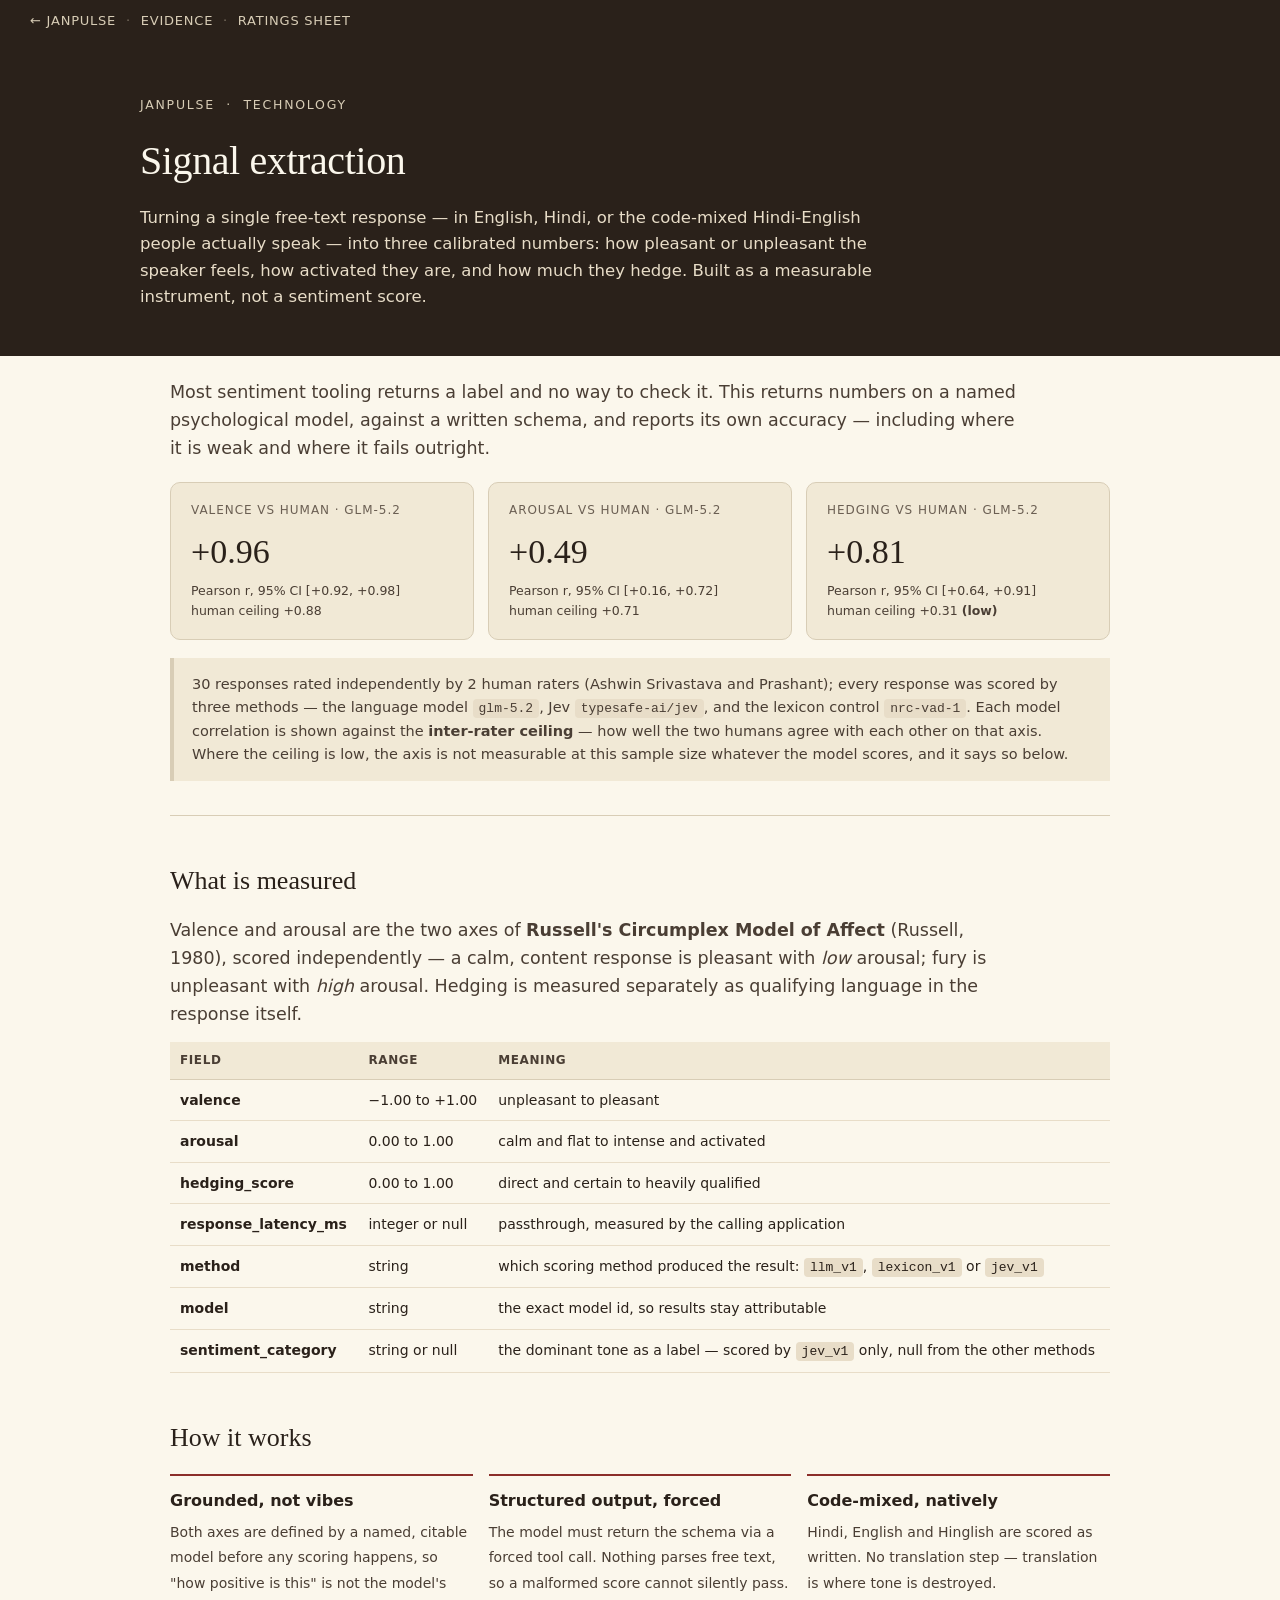
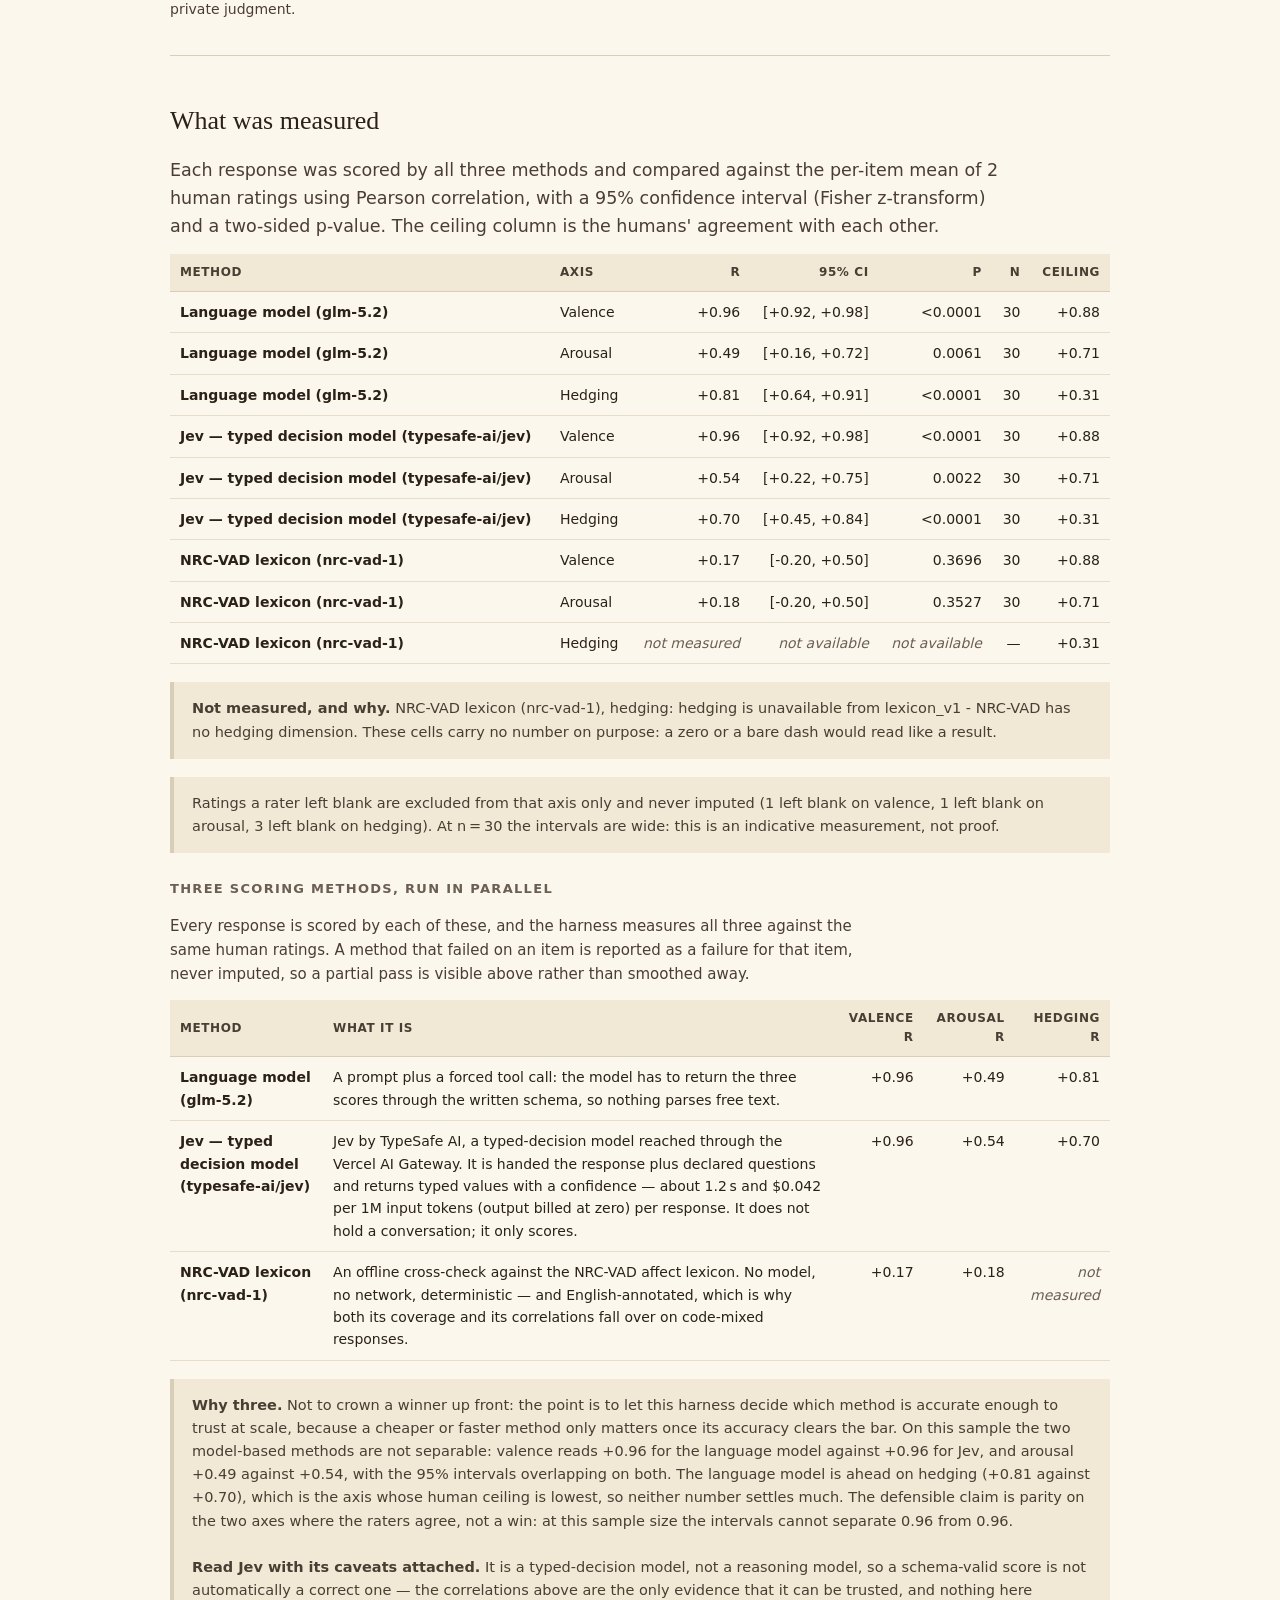
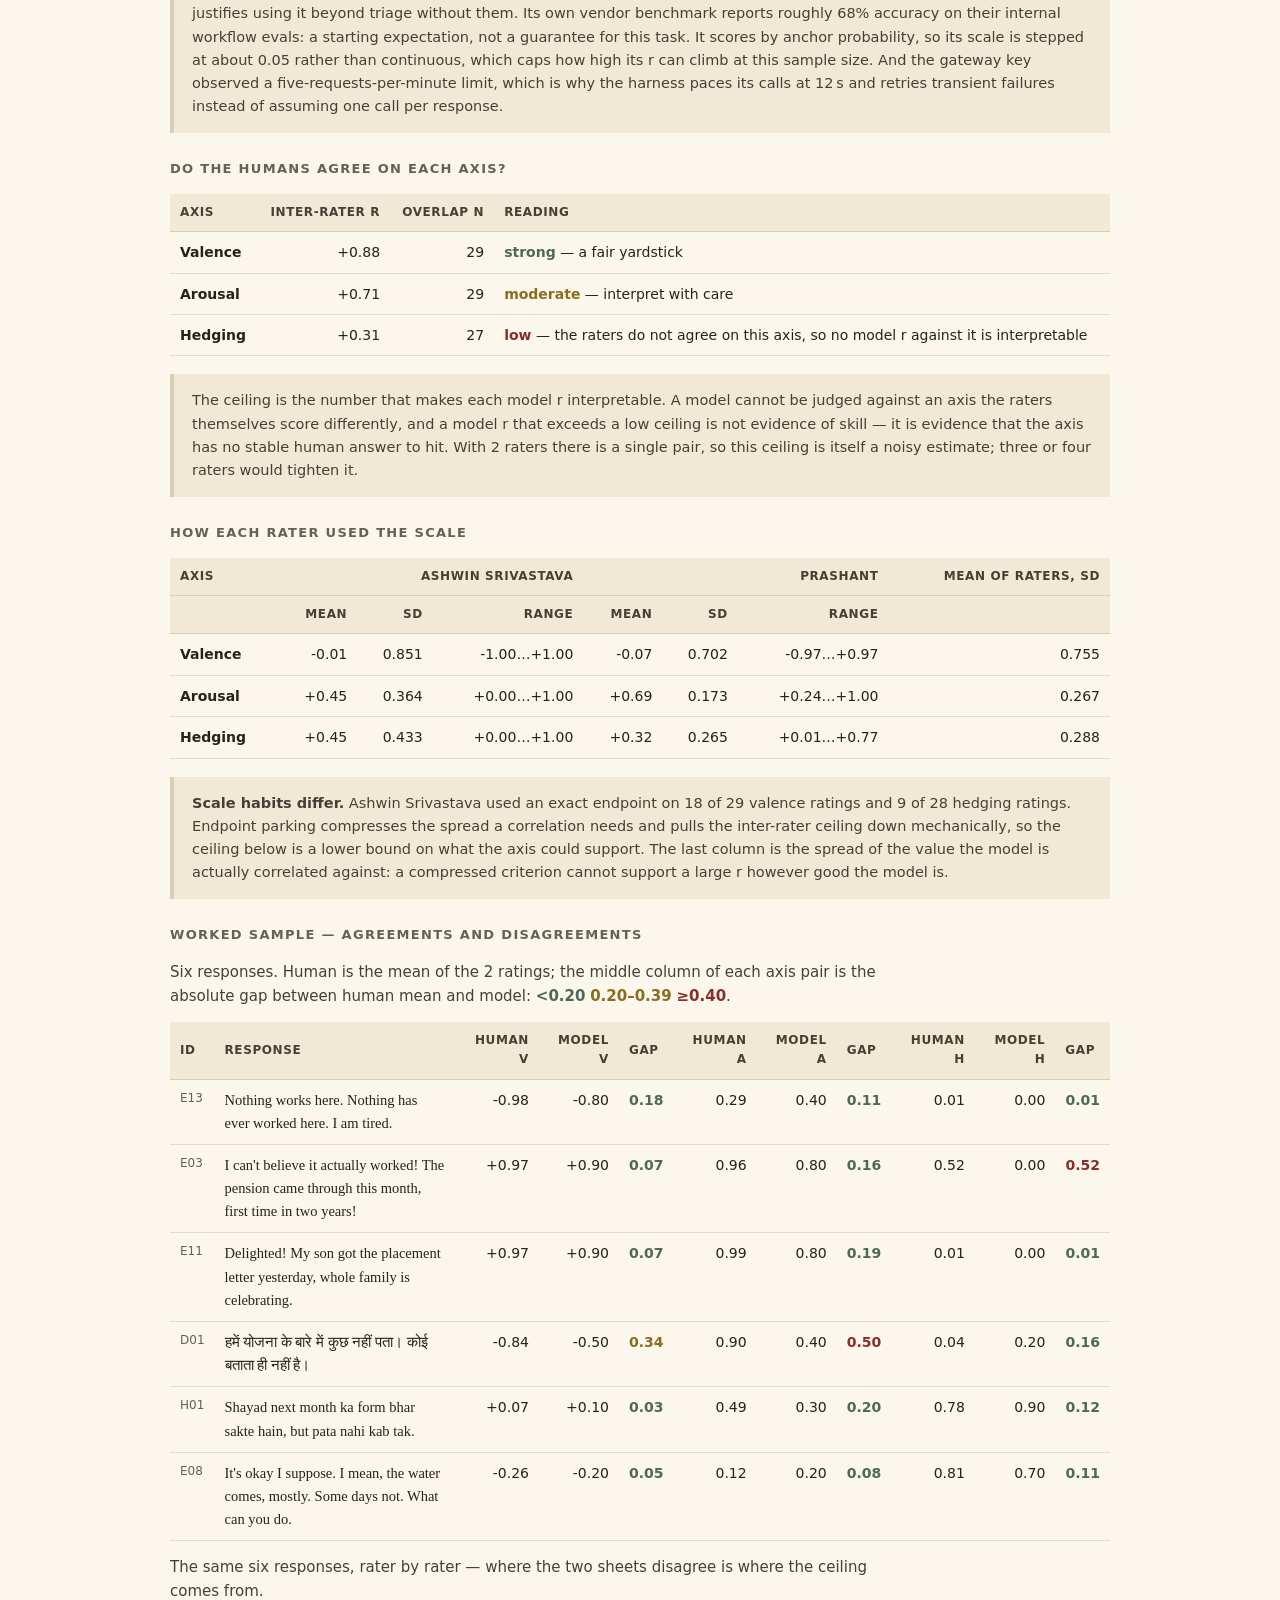
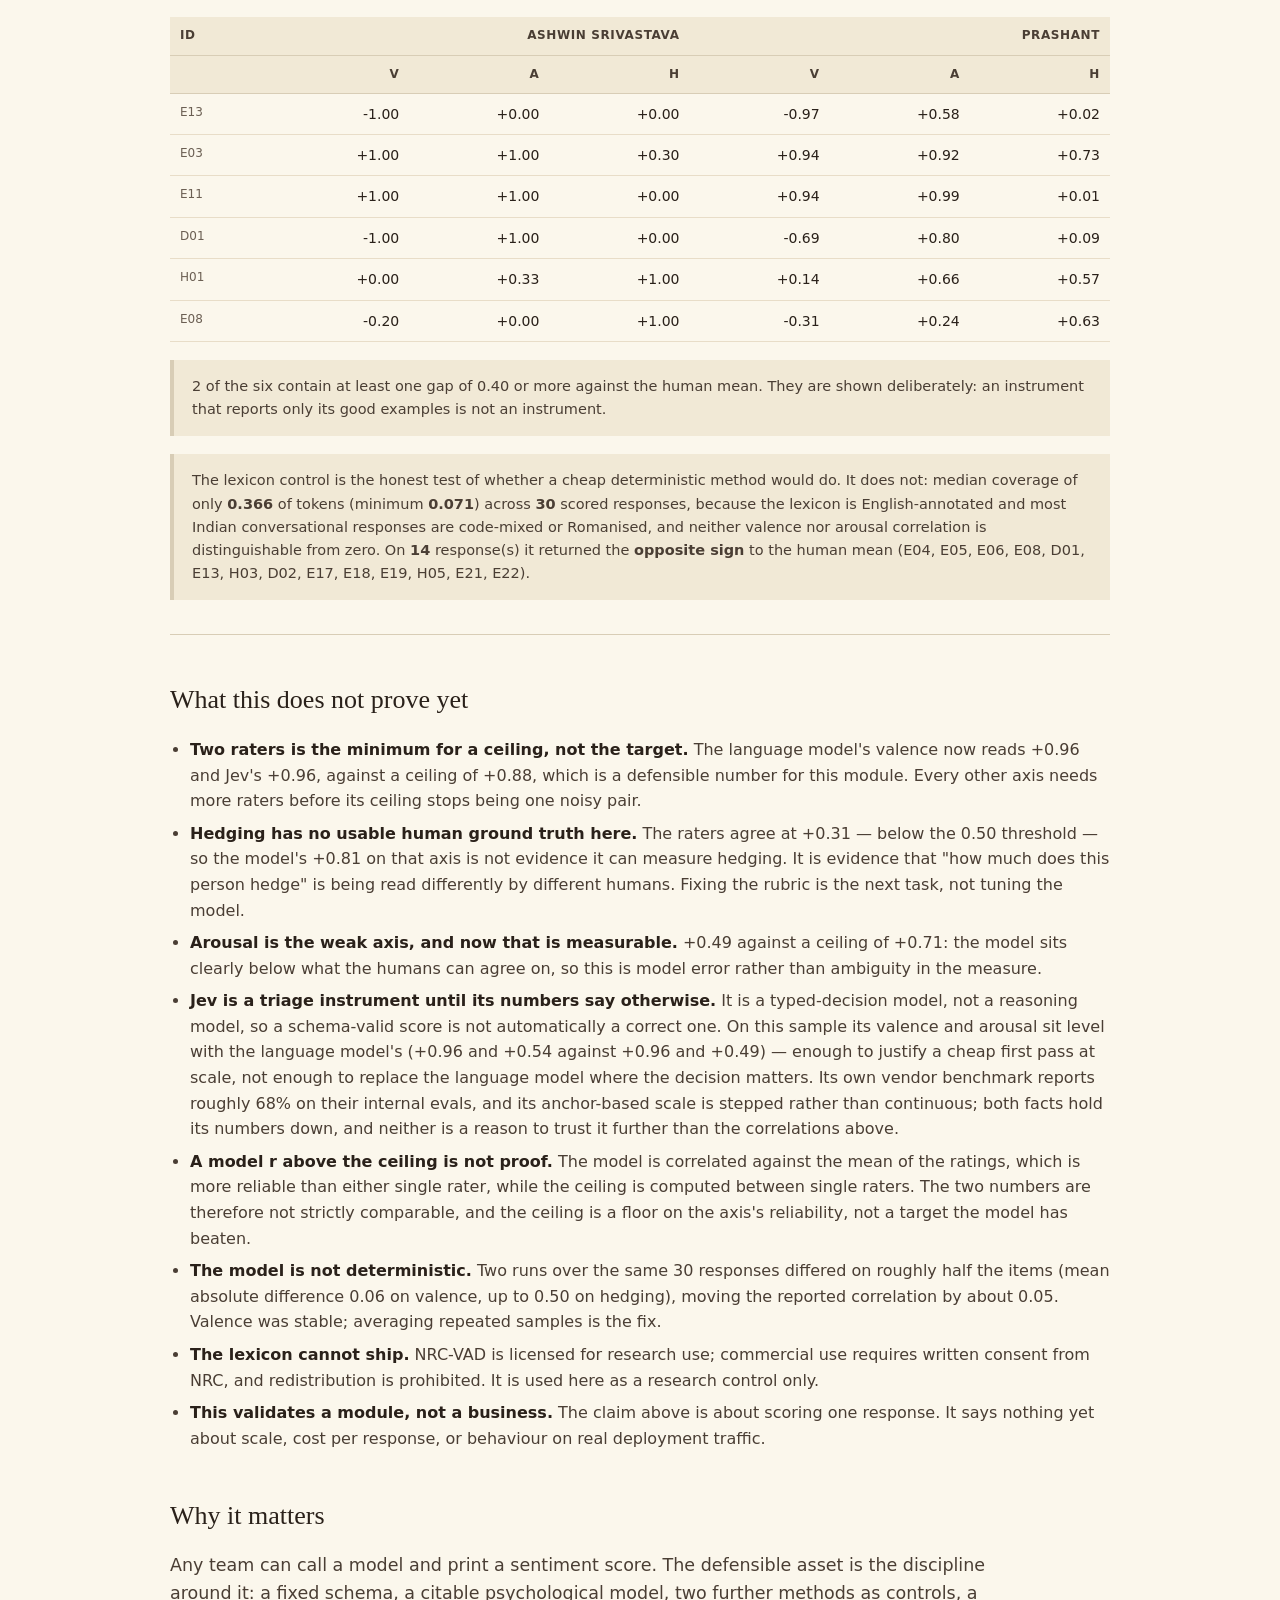
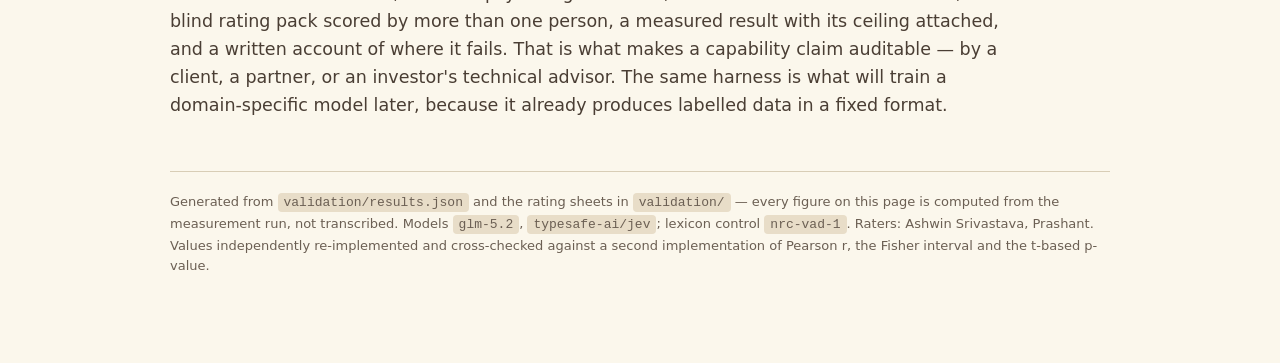
<file: technology.html>
<!DOCTYPE html>
<html lang="en">
<head>
<meta charset="utf-8">
<meta name="viewport" content="width=device-width, initial-scale=1">
<meta name="robots" content="noindex, nofollow">
<title>JanPulse &mdash; Signal extraction</title>
<style>
  :root {
    --ink:#2A211A; --ink-soft:#4A3E34; --paper:#FBF7EC; --paper-warm:#F1E9D6;
    --paper-deep:#E8DDC8; --brick:#8B2E2A; --brick-dark:#6E2320; --forest:#4E6A55;
    --sand:#D8CDB6; --muted:#6B5F53;
  }
  * { box-sizing:border-box; }
  body { margin:0; background:var(--paper); color:var(--ink);
          font-family:"DM Sans","Segoe UI",system-ui,-apple-system,sans-serif;
          line-height:1.6; font-size:16px; }
  header { background:var(--ink); color:var(--paper); padding:52px 30px 46px; }
  .wrap { max-width:1000px; margin:0 auto; }
  h1 { font-family:"DM Serif Display",Georgia,serif; font-weight:400; font-size:40px;
        margin:0 0 12px; letter-spacing:-.01em; }
  h2 { font-family:"DM Serif Display",Georgia,serif; font-weight:400; font-size:26px;
        margin:44px 0 6px; }
  h3 { font-size:13px; letter-spacing:.1em; text-transform:uppercase; color:var(--muted);
        margin:26px 0 8px; font-weight:600; }
  .eyebrow { font-size:12.5px; letter-spacing:.14em; text-transform:uppercase;
              color:#D8CDB6; margin:0 0 14px; }
  header p { margin:0; color:#E8DDC8; max-width:74ch; font-size:16.5px; }
  main { max-width:1000px; margin:0 auto; padding:8px 30px 90px; }
  .lede { font-size:17.5px; color:var(--ink-soft); max-width:76ch; margin:14px 0 0; }
  .rule { height:1px; background:var(--sand); margin:34px 0; border:0; }
  table { width:100%; border-collapse:collapse; margin:14px 0 6px; font-size:14px; }
  th { text-align:left; background:var(--paper-warm); font-weight:600; font-size:12px;
        letter-spacing:.05em; text-transform:uppercase; color:var(--ink-soft);
        padding:9px 10px; border-bottom:1px solid var(--sand); }
  td { padding:9px 10px; border-bottom:1px solid var(--paper-deep); vertical-align:top; }
  td.num, td.ci, th.num, th.ci { text-align:right; font-variant-numeric:tabular-nums; }
  td.axis { text-transform:capitalize; }
  td.m { font-weight:600; }
  td.id { color:var(--muted); font-size:12px; }
  td.txt { font-family:"DM Serif Display",Georgia,serif; font-size:14.5px; max-width:330px; }
  td.d { text-align:right; font-variant-numeric:tabular-nums; }
  .best { color:var(--forest); font-weight:600; }
  .mid  { color:#8a6d1f; font-weight:600; }
  .worst { color:var(--brick); font-weight:600; }
  .blank { color:var(--muted); font-style:italic; }
  .scorecard { display:grid; grid-template-columns:repeat(3,1fr); gap:14px; margin:20px 0 6px; }
  .sc { background:var(--paper-warm); border:1px solid var(--sand); border-radius:10px;
         padding:18px 20px; }
  .sc .lab { font-size:12px; letter-spacing:.08em; text-transform:uppercase; color:var(--muted); }
  .sc .val { font-family:"DM Serif Display",Georgia,serif; font-size:34px; margin:4px 0 2px; }
  .sc .sub { font-size:12.5px; color:var(--ink-soft); }
  .note { background:var(--paper-warm); border-left:4px solid var(--sand);
           padding:15px 18px; margin:18px 0; font-size:14.5px; color:var(--ink-soft); }
  .note.warn { border-left-color:var(--brick); background:#FBF1EF; }
  .note.ok { border-left-color:var(--forest); }
  .steps { display:grid; grid-template-columns:repeat(3,1fr); gap:16px; margin:16px 0 4px; }
  .step { border-top:2px solid var(--brick); padding-top:12px; }
  .step b { display:block; margin-bottom:5px; }
  .step span { font-size:14px; color:var(--ink-soft); }
  code { background:var(--paper-deep); padding:2px 6px; border-radius:4px; font-size:13px; }
  ul { padding-left:20px; } li { margin:7px 0; color:var(--ink-soft); }
  li b { color:var(--ink); }
  footer { border-top:1px solid var(--sand); margin-top:52px; padding-top:20px;
            font-size:13px; color:var(--muted); }
  @media (max-width:820px) {
    .scorecard, .steps { grid-template-columns:1fr; }
    td.txt { max-width:none; }
    h1 { font-size:30px; }
  }
</style>
</head>
<body>
<div style="background:#2A211A;color:#D8CDB6;font-family:Manrope,'Segoe UI',system-ui,sans-serif;font-size:13px;letter-spacing:.06em;text-transform:uppercase;padding:11px 30px;">
  <a href="/" style="color:#D8CDB6;text-decoration:none;">&larr; JanPulse</a>
  <span style="opacity:.45;">&nbsp;&middot;&nbsp;</span>
  <a href="/evidence" style="color:#D8CDB6;text-decoration:none;">Evidence</a>
  <span style="opacity:.45;">&nbsp;&middot;&nbsp;</span>
  <a href="/rate.html" style="color:#D8CDB6;text-decoration:none;">Ratings sheet</a>
</div>

<header>
  <div class="wrap">
    <p class="eyebrow">JanPulse &nbsp;&middot;&nbsp; technology</p>
    <h1>Signal extraction</h1>
    <p>Turning a single free-text response &mdash; in English, Hindi, or the code-mixed
       Hindi-English people actually speak &mdash; into three calibrated numbers: how pleasant
       or unpleasant the speaker feels, how activated they are, and how much they hedge.
       Built as a measurable instrument, not a sentiment score.</p>
  </div>
</header>
<main>
  <p class="lede">Most sentiment tooling returns a label and no way to check it. This returns
     numbers on a named psychological model, against a written schema, and reports its own
     accuracy &mdash; including where it is weak and where it fails outright.</p>

  <div class="scorecard">
    <div class="sc"><div class="lab">Valence vs human &middot; glm-5.2</div>
      <div class="val">+0.96</div>
      <div class="sub">Pearson r, 95% CI [+0.92, +0.98]<br>human ceiling +0.88</div></div>
    <div class="sc"><div class="lab">Arousal vs human &middot; glm-5.2</div>
      <div class="val">+0.49</div>
      <div class="sub">Pearson r, 95% CI [+0.16, +0.72]<br>human ceiling +0.71</div></div>
    <div class="sc"><div class="lab">Hedging vs human &middot; glm-5.2</div>
      <div class="val">+0.81</div>
      <div class="sub">Pearson r, 95% CI [+0.64, +0.91]<br>human ceiling +0.31 <b>(low)</b></div></div>
  </div>
  <div class="note">30 responses rated independently by 2 human raters
     (Ashwin Srivastava and Prashant); every response was scored by three methods &mdash; the language model
     <code>glm-5.2</code>, Jev
     <code>typesafe-ai/jev</code>, and the lexicon control
     <code>nrc-vad-1</code>. Each model correlation is shown
     against the <b>inter-rater ceiling</b> &mdash; how well the two humans agree with each
     other on that axis. Where the ceiling is low, the axis is not measurable at this sample
     size whatever the model scores, and it says so below.</div>

  <hr class="rule">
  <h2>What is measured</h2>
  <p class="lede">Valence and arousal are the two axes of <b>Russell's Circumplex Model of
     Affect</b> (Russell, 1980), scored independently &mdash; a calm, content response is pleasant
     with <i>low</i> arousal; fury is unpleasant with <i>high</i> arousal. Hedging is measured
     separately as qualifying language in the response itself.</p>
  <table>
    <tr><th>Field</th><th>Range</th><th>Meaning</th></tr>
    <tr><td class="m">valence</td><td>&minus;1.00 to +1.00</td><td>unpleasant to pleasant</td></tr>
    <tr><td class="m">arousal</td><td>0.00 to 1.00</td><td>calm and flat to intense and activated</td></tr>
    <tr><td class="m">hedging_score</td><td>0.00 to 1.00</td><td>direct and certain to heavily qualified</td></tr>
    <tr><td class="m">response_latency_ms</td><td>integer or null</td><td>passthrough, measured by the calling application</td></tr>
    <tr><td class="m">method</td><td>string</td><td>which scoring method produced the result: <code>llm_v1</code>, <code>lexicon_v1</code> or <code>jev_v1</code></td></tr>
    <tr><td class="m">model</td><td>string</td><td>the exact model id, so results stay attributable</td></tr>
    <tr><td class="m">sentiment_category</td><td>string or null</td><td>the dominant tone as a label &mdash; scored by <code>jev_v1</code> only, null from the other methods</td></tr>
  </table>

  <h2>How it works</h2>
  <div class="steps">
    <div class="step"><b>Grounded, not vibes</b><span>Both axes are defined by a named,
      citable model before any scoring happens, so "how positive is this" is not the model's
      private judgment.</span></div>
    <div class="step"><b>Structured output, forced</b><span>The model must return the schema via
      a forced tool call. Nothing parses free text, so a malformed score cannot silently pass.</span></div>
    <div class="step"><b>Code-mixed, natively</b><span>Hindi, English and Hinglish are scored as
      written. No translation step &mdash; translation is where tone is destroyed.</span></div>
  </div>

  <hr class="rule">
  <h2>What was measured</h2>
  <p class="lede">Each response was scored by all three methods and compared against the per-item
     mean of 2 human ratings using Pearson correlation, with a 95% confidence interval
     (Fisher z-transform) and a two-sided p-value. The ceiling column is the humans' agreement
     with each other.</p>
  <table>
    <tr><th>Method</th><th>Axis</th><th class="num">r</th><th class="ci">95% CI</th>
        <th class="num">p</th><th class="num">n</th><th class="num">ceiling</th></tr>
      <tr><td class='m'>Language model (glm-5.2)</td><td class='axis'>valence</td><td class='num'>+0.96</td><td class='ci'>[+0.92, +0.98]</td><td class='num'>&lt;0.0001</td><td class='num'>30</td><td class='num'>+0.88</td></tr>
      <tr><td class='m'>Language model (glm-5.2)</td><td class='axis'>arousal</td><td class='num'>+0.49</td><td class='ci'>[+0.16, +0.72]</td><td class='num'>0.0061</td><td class='num'>30</td><td class='num'>+0.71</td></tr>
      <tr><td class='m'>Language model (glm-5.2)</td><td class='axis'>hedging</td><td class='num'>+0.81</td><td class='ci'>[+0.64, +0.91]</td><td class='num'>&lt;0.0001</td><td class='num'>30</td><td class='num'>+0.31</td></tr>
      <tr><td class='m'>Jev &mdash; typed decision model (typesafe-ai/jev)</td><td class='axis'>valence</td><td class='num'>+0.96</td><td class='ci'>[+0.92, +0.98]</td><td class='num'>&lt;0.0001</td><td class='num'>30</td><td class='num'>+0.88</td></tr>
      <tr><td class='m'>Jev &mdash; typed decision model (typesafe-ai/jev)</td><td class='axis'>arousal</td><td class='num'>+0.54</td><td class='ci'>[+0.22, +0.75]</td><td class='num'>0.0022</td><td class='num'>30</td><td class='num'>+0.71</td></tr>
      <tr><td class='m'>Jev &mdash; typed decision model (typesafe-ai/jev)</td><td class='axis'>hedging</td><td class='num'>+0.70</td><td class='ci'>[+0.45, +0.84]</td><td class='num'>&lt;0.0001</td><td class='num'>30</td><td class='num'>+0.31</td></tr>
      <tr><td class='m'>NRC-VAD lexicon (nrc-vad-1)</td><td class='axis'>valence</td><td class='num'>+0.17</td><td class='ci'>[-0.20, +0.50]</td><td class='num'>0.3696</td><td class='num'>30</td><td class='num'>+0.88</td></tr>
      <tr><td class='m'>NRC-VAD lexicon (nrc-vad-1)</td><td class='axis'>arousal</td><td class='num'>+0.18</td><td class='ci'>[-0.20, +0.50]</td><td class='num'>0.3527</td><td class='num'>30</td><td class='num'>+0.71</td></tr>
      <tr><td class='m'>NRC-VAD lexicon (nrc-vad-1)</td><td class='axis'>hedging</td><td class='num'><span class='blank'>not measured</span></td><td class='ci'><span class='blank'>not available</span></td><td class='num'><span class='blank'>not available</span></td><td class='num'>&mdash;</td><td class='num'>+0.31</td></tr>
  </table>
      <div class='note'><b>Not measured, and why.</b> NRC-VAD lexicon (nrc-vad-1), hedging: hedging is unavailable from lexicon_v1 - NRC-VAD has no hedging dimension. These cells carry no number on purpose: a zero or a bare dash would read like a result.</div>
  <div class="note">Ratings a rater left blank are excluded from that axis only and never imputed (1 left blank on valence, 1 left blank on arousal, 3 left blank on hedging). At n&thinsp;=&thinsp;30 the intervals are wide: this is
     an indicative measurement, not proof.</div>

  <h3>Three scoring methods, run in parallel</h3>
  <p class="lede" style="font-size:15px">Every response is scored by each of these, and the
     harness measures all three against the same human ratings. A method that failed on an item is
     reported as a failure for that item, never imputed, so a partial pass is visible above rather
     than smoothed away.</p>
  <table>
    <tr><th>Method</th><th>What it is</th><th class="num">valence r</th>
        <th class="num">arousal r</th><th class="num">hedging r</th></tr>
      <tr><td class='m'>Language model (glm-5.2)</td><td>A prompt plus a forced tool call: the model has to return the three scores through the written schema, so nothing parses free text.</td><td class='num'>+0.96</td><td class='num'>+0.49</td><td class='num'>+0.81</td></tr>
      <tr><td class='m'>Jev &mdash; typed decision model (typesafe-ai/jev)</td><td>Jev by TypeSafe AI, a typed-decision model reached through the Vercel AI Gateway. It is handed the response plus declared questions and returns typed values with a confidence &mdash; about 1.2&thinsp;s and $0.042 per 1M input tokens (output billed at zero) per response. It does not hold a conversation; it only scores.</td><td class='num'>+0.96</td><td class='num'>+0.54</td><td class='num'>+0.70</td></tr>
      <tr><td class='m'>NRC-VAD lexicon (nrc-vad-1)</td><td>An offline cross-check against the NRC-VAD affect lexicon. No model, no network, deterministic &mdash; and English-annotated, which is why both its coverage and its correlations fall over on code-mixed responses.</td><td class='num'>+0.17</td><td class='num'>+0.18</td><td class='num'><span class='blank'>not measured</span></td></tr>
  </table>
      <div class='note'><b>Why three.</b> Not to crown a winner up front: the point is to let this harness decide which method is accurate enough to trust at scale, because a cheaper or faster method only matters once its accuracy clears the bar. On this sample the two model-based methods are not separable: valence reads +0.96 for the language model against +0.96 for Jev, and arousal +0.49 against +0.54, with the 95% intervals overlapping on both. The language model is ahead on hedging (+0.81 against +0.70), which is the axis whose human ceiling is lowest, so neither number settles much. The defensible claim is parity on the two axes where the raters agree, not a win: at this sample size the intervals cannot separate 0.96 from 0.96.<br><br><b>Read Jev with its caveats attached.</b> It is a typed-decision model, not a reasoning model, so a schema-valid score is not automatically a correct one &mdash; the correlations above are the only evidence that it can be trusted, and nothing here justifies using it beyond triage without them. Its own vendor benchmark reports roughly 68% accuracy on their internal workflow evals: a starting expectation, not a guarantee for this task. It scores by anchor probability, so its scale is stepped at about 0.05 rather than continuous, which caps how high its r can climb at this sample size. And the gateway key observed a five-requests-per-minute limit, which is why the harness paces its calls at 12&thinsp;s and retries transient failures instead of assuming one call per response.</div>

  <h3>Do the humans agree on each axis?</h3>
  <table>
    <tr><th>Axis</th><th class="num">inter-rater r</th><th class="num">overlap n</th>
        <th>reading</th></tr>
      <tr><td class='m'>Valence</td><td class='num'>+0.88</td><td class='num'>29</td><td><span class='best'>strong</span> &mdash; a fair yardstick</td></tr>
      <tr><td class='m'>Arousal</td><td class='num'>+0.71</td><td class='num'>29</td><td><span class='mid'>moderate</span> &mdash; interpret with care</td></tr>
      <tr><td class='m'>Hedging</td><td class='num'>+0.31</td><td class='num'>27</td><td><span class='worst'>low</span> &mdash; the raters do not agree on this axis, so no model r against it is interpretable</td></tr>
  </table>
  <div class="note">The ceiling is the number that makes each model r interpretable. A model
     cannot be judged against an axis the raters themselves score differently, and a model r that
     exceeds a low ceiling is not evidence of skill &mdash; it is evidence that the axis has no
     stable human answer to hit. With 2 raters there is a single pair, so this ceiling
     is itself a noisy estimate; three or four raters would tighten it.</div>

  <h3>How each rater used the scale</h3>
  <table>
    <tr><th>Axis</th>
        <th class='num' colspan='3'>Ashwin Srivastava</th>
        <th class='num' colspan='3'>Prashant</th>
        <th class="num">mean of raters, sd</th></tr>
    <tr><th></th><th class='num'>mean</th><th class='num'>sd</th><th class='num'>range</th><th class='num'>mean</th><th class='num'>sd</th><th class='num'>range</th><th></th></tr>
      <tr><td class='m'>Valence</td><td class='num'>-0.01</td><td class='num'>0.851</td><td class='num'>-1.00&hellip;+1.00</td><td class='num'>-0.07</td><td class='num'>0.702</td><td class='num'>-0.97&hellip;+0.97</td><td class='num'>0.755</td></tr>
      <tr><td class='m'>Arousal</td><td class='num'>+0.45</td><td class='num'>0.364</td><td class='num'>+0.00&hellip;+1.00</td><td class='num'>+0.69</td><td class='num'>0.173</td><td class='num'>+0.24&hellip;+1.00</td><td class='num'>0.267</td></tr>
      <tr><td class='m'>Hedging</td><td class='num'>+0.45</td><td class='num'>0.433</td><td class='num'>+0.00&hellip;+1.00</td><td class='num'>+0.32</td><td class='num'>0.265</td><td class='num'>+0.01&hellip;+0.77</td><td class='num'>0.288</td></tr>
  </table>
  <div class="note"><b>Scale habits differ.</b> Ashwin Srivastava used an exact endpoint on 18 of 29 valence ratings and 9 of 28 hedging ratings. Endpoint parking compresses the spread a correlation needs and pulls the inter-rater ceiling down mechanically, so the ceiling below is a lower bound on what the axis could support. The last column is the spread of the value the model is
     actually correlated against: a compressed criterion cannot support a large r however good
     the model is.</div>

  <h3>Worked sample &mdash; agreements and disagreements</h3>
  <p class="lede" style="font-size:15px">Six responses. Human is the mean of the
     2 ratings; the middle column of each axis pair is the absolute gap between human
     mean and model: <span class="best">&lt;0.20</span>
     <span class="mid">0.20&ndash;0.39</span> <span class="worst">&ge;0.40</span>.</p>
  <table>
    <tr>
      <th>id</th><th>response</th>
      <th class="num">human V</th><th class="num">model V</th><th class="d">gap</th>
      <th class="num">human A</th><th class="num">model A</th><th class="d">gap</th>
      <th class="num">human H</th><th class="num">model H</th><th class="d">gap</th>
    </tr>
      <tr><td class='id'>E13</td><td class='txt'>Nothing works here. Nothing has ever worked here. I am tired.</td><td class='num'>-0.98</td><td class='num'>-0.80</td><td class='d'><span class='best'>0.18</span></td><td class='num'>0.29</td><td class='num'>0.40</td><td class='d'><span class='best'>0.11</span></td><td class='num'>0.01</td><td class='num'>0.00</td><td class='d'><span class='best'>0.01</span></td></tr>
      <tr><td class='id'>E03</td><td class='txt'>I can&#x27;t believe it actually worked! The pension came through this month, first time in two years!</td><td class='num'>+0.97</td><td class='num'>+0.90</td><td class='d'><span class='best'>0.07</span></td><td class='num'>0.96</td><td class='num'>0.80</td><td class='d'><span class='best'>0.16</span></td><td class='num'>0.52</td><td class='num'>0.00</td><td class='d'><span class='worst'>0.52</span></td></tr>
      <tr><td class='id'>E11</td><td class='txt'>Delighted! My son got the placement letter yesterday, whole family is celebrating.</td><td class='num'>+0.97</td><td class='num'>+0.90</td><td class='d'><span class='best'>0.07</span></td><td class='num'>0.99</td><td class='num'>0.80</td><td class='d'><span class='best'>0.19</span></td><td class='num'>0.01</td><td class='num'>0.00</td><td class='d'><span class='best'>0.01</span></td></tr>
      <tr><td class='id'>D01</td><td class='txt'>हमें योजना के बारे में कुछ नहीं पता। कोई बताता ही नहीं है।</td><td class='num'>-0.84</td><td class='num'>-0.50</td><td class='d'><span class='mid'>0.34</span></td><td class='num'>0.90</td><td class='num'>0.40</td><td class='d'><span class='worst'>0.50</span></td><td class='num'>0.04</td><td class='num'>0.20</td><td class='d'><span class='best'>0.16</span></td></tr>
      <tr><td class='id'>H01</td><td class='txt'>Shayad next month ka form bhar sakte hain, but pata nahi kab tak.</td><td class='num'>+0.07</td><td class='num'>+0.10</td><td class='d'><span class='best'>0.03</span></td><td class='num'>0.49</td><td class='num'>0.30</td><td class='d'><span class='best'>0.20</span></td><td class='num'>0.78</td><td class='num'>0.90</td><td class='d'><span class='best'>0.12</span></td></tr>
      <tr><td class='id'>E08</td><td class='txt'>It&#x27;s okay I suppose. I mean, the water comes, mostly. Some days not. What can you do.</td><td class='num'>-0.26</td><td class='num'>-0.20</td><td class='d'><span class='best'>0.05</span></td><td class='num'>0.12</td><td class='num'>0.20</td><td class='d'><span class='best'>0.08</span></td><td class='num'>0.81</td><td class='num'>0.70</td><td class='d'><span class='best'>0.11</span></td></tr>
  </table>
  <p class="lede" style="font-size:15px">The same six responses, rater by rater &mdash; where the
     two sheets disagree is where the ceiling comes from.</p>
  <table>
    <tr>
      <th>id</th>
        <th class='num' colspan='3'>Ashwin Srivastava</th>
        <th class='num' colspan='3'>Prashant</th>
    </tr>
    <tr><th></th><th class='num'>V</th><th class='num'>A</th><th class='num'>H</th><th class='num'>V</th><th class='num'>A</th><th class='num'>H</th></tr>
      <tr><td class='id'>E13</td><td class='num'>-1.00</td><td class='num'>+0.00</td><td class='num'>+0.00</td><td class='num'>-0.97</td><td class='num'>+0.58</td><td class='num'>+0.02</td></tr>
      <tr><td class='id'>E03</td><td class='num'>+1.00</td><td class='num'>+1.00</td><td class='num'>+0.30</td><td class='num'>+0.94</td><td class='num'>+0.92</td><td class='num'>+0.73</td></tr>
      <tr><td class='id'>E11</td><td class='num'>+1.00</td><td class='num'>+1.00</td><td class='num'>+0.00</td><td class='num'>+0.94</td><td class='num'>+0.99</td><td class='num'>+0.01</td></tr>
      <tr><td class='id'>D01</td><td class='num'>-1.00</td><td class='num'>+1.00</td><td class='num'>+0.00</td><td class='num'>-0.69</td><td class='num'>+0.80</td><td class='num'>+0.09</td></tr>
      <tr><td class='id'>H01</td><td class='num'>+0.00</td><td class='num'>+0.33</td><td class='num'>+1.00</td><td class='num'>+0.14</td><td class='num'>+0.66</td><td class='num'>+0.57</td></tr>
      <tr><td class='id'>E08</td><td class='num'>-0.20</td><td class='num'>+0.00</td><td class='num'>+1.00</td><td class='num'>-0.31</td><td class='num'>+0.24</td><td class='num'>+0.63</td></tr>
  </table>
  <div class="note">2 of the six contain at least one gap of 0.40 or more against the human
     mean. They are shown deliberately: an instrument that reports only its good examples is not
     an instrument.</div>

  <div class="note">The lexicon control is the honest test of whether a cheap deterministic
     method would do. It does not: median coverage of only
     <b>0.366</b> of tokens (minimum <b>0.071</b>) across
     <b>30</b> scored responses, because the lexicon is
     English-annotated and most Indian conversational responses are code-mixed or Romanised, and
     neither valence nor arousal correlation is distinguishable from zero. On <b>14</b> response(s) it returned the <b>opposite sign</b> to the human mean (E04, E05, E06, E08, D01, E13, H03, D02, E17, E18, E19, H05, E21, E22).</div>

  <hr class="rule">
  <h2 id="limits">What this does not prove yet</h2>
  <ul>
    <li><b>Two raters is the minimum for a ceiling, not the target.</b> The language model's valence
      now reads +0.96 and Jev's
      +0.96, against a ceiling of
      +0.88, which is a defensible number for this module. Every other
      axis needs more raters before its ceiling stops being one noisy pair.</li>
    <li><b>Hedging has no usable human ground truth here.</b> The raters agree at
      +0.31 &mdash; below the 0.50 threshold &mdash; so the
      model's +0.81 on that axis is not evidence it can
      measure hedging. It is evidence that "how much does this person hedge" is being read
      differently by different humans. Fixing the rubric is the next task, not tuning the model.</li>
    <li><b>Arousal is the weak axis, and now that is measurable.</b>
      +0.49 against a ceiling of
      +0.71: the model sits clearly below what the humans can agree
      on, so this is model error rather than ambiguity in the measure.</li>
    <li><b>Jev is a triage instrument until its numbers say otherwise.</b> It is a typed-decision
      model, not a reasoning model, so a schema-valid score is not automatically a correct one. On
      this sample its valence and arousal sit level with the language model's
      (+0.96 and +0.54 against +0.96 and +0.49) &mdash; enough to
      justify a cheap first pass at scale, not enough to replace the language model where the
      decision matters. Its own vendor benchmark reports roughly 68% on their internal evals, and its
      anchor-based scale is stepped rather than continuous; both facts hold its numbers down, and
      neither is a reason to trust it further than the correlations above.</li>
    <li><b>A model r above the ceiling is not proof.</b> The model is correlated against the mean
      of the ratings, which is more reliable than either single rater, while the ceiling is
      computed between single raters. The two numbers are therefore not strictly comparable, and
      the ceiling is a floor on the axis's reliability, not a target the model has beaten.</li>
    <li><b>The model is not deterministic.</b> Two runs over the same 30 responses differed
      on roughly half the items (mean absolute difference 0.06 on valence, up to 0.50 on hedging),
      moving the reported correlation by about 0.05. Valence was stable; averaging repeated
      samples is the fix.</li>
    <li><b>The lexicon cannot ship.</b> NRC-VAD is licensed for research use; commercial use
      requires written consent from NRC, and redistribution is prohibited. It is used here as a
      research control only.</li>
    <li><b>This validates a module, not a business.</b> The claim above is about scoring one
      response. It says nothing yet about scale, cost per response, or behaviour on real
      deployment traffic.</li>
  </ul>

  <h2>Why it matters</h2>
  <p class="lede">Any team can call a model and print a sentiment score. The defensible asset is
     the discipline around it: a fixed schema, a citable psychological model, two further methods as
     controls, a blind rating pack scored by more than one person, a measured result with its
     ceiling attached, and a written account of where it fails. That is what makes a capability
     claim auditable &mdash; by a client, a partner, or an investor's technical advisor. The same
     harness is what will train a domain-specific model later, because it already produces
     labelled data in a fixed format.</p>

  <footer>
    Generated from <code>validation/results.json</code> and the rating sheets in
    <code>validation/</code> &mdash; every figure on this page is computed from the measurement
    run, not transcribed. Models
    <code>glm-5.2</code>,
    <code>typesafe-ai/jev</code>; lexicon control
    <code>nrc-vad-1</code>. Raters:
    Ashwin Srivastava, Prashant. Values independently re-implemented and cross-checked
    against a second implementation of Pearson r, the Fisher interval and the t-based p-value.
  </footer>
</main>
</body>
</html>
</file>
<file: styles.css>
/* ===== FTSE 100 AI-Native Edition — Shared Styles ===== */
@import url('https://fonts.googleapis.com/css2?family=Cormorant+Garamond:ital,wght@0,300;0,400;0,500;0,600;0,700;1,400;1,500&family=Manrope:wght@300;400;500;600;700;800&family=JetBrains+Mono:wght@400;500;600&display=swap');

:root {
  --color-bg: #fbfbf9;
  --color-teal: #0f4c5c;
  --color-teal-dark: #0a3844;
  --color-gold: #c5a059;
  --color-gold-dark: #8a5713;
  --color-gold-ink: #8a5713;
  --color-ink: #1c1c1c;
  --color-ink-secondary: #4a4a4a;
  --color-ink-muted: #626262;
  --color-slate: #cbd5e1;
  --color-slate-soft: #e2e7ee;
  --color-cream: #f5f3ed;
  --color-white: #ffffff;
  --color-accent: #5eaaa8;
  --font-serif: 'Cormorant Garamond', Georgia, serif;
  --font-sans: 'Manrope', -apple-system, BlinkMacSystemFont, 'Segoe UI', sans-serif;
  --font-mono: 'JetBrains Mono', 'Fira Code', monospace;
  --max-width: 1200px;
  --border-radius: 0;
}

*, *::before, *::after { box-sizing: border-box; margin: 0; padding: 0; }
html { scroll-behavior: smooth; }
body {
  font-family: var(--font-sans);
  font-size: 16px;
  line-height: 1.6;
  color: var(--color-ink);
  background: var(--color-bg);
  -webkit-font-smoothing: antialiased;
}
img { max-width: 100%; height: auto; display: block; }
a { color: var(--color-teal); text-decoration: none; transition: color 0.2s; }
a:hover { color: var(--color-gold-ink); }
.container { max-width: var(--max-width); margin: 0 auto; padding: 0 24px; }

h1, h2, h3, h4 { font-family: var(--font-serif); }
h1 { font-size: 3.2rem; line-height: 1.15; font-weight: 700; }
h2 { font-size: 2.4rem; line-height: 1.2; font-weight: 600; }
h3 { font-size: 1.5rem; font-weight: 600; }
.section { padding: 5rem 0; }
.section-dark { background: var(--color-teal); color: #fff; }
.section-cream { background: var(--color-cream); }
.eyebrow {
  font-family: var(--font-serif);
  font-size: 0.85rem;
  letter-spacing: 0.12em;
  text-transform: uppercase;
  color: var(--color-gold-ink);
  display: block;
  margin-bottom: 0.5rem;
}
.section-title { margin-bottom: 0.75rem; }
.section-subtitle {
  color: var(--color-ink-muted);
  font-size: 1.1rem;
  max-width: 700px;
  margin-bottom: 2.5rem;
}
.text-center { text-align: center; }
.text-center .section-subtitle { margin-left: auto; margin-right: auto; }

/* Buttons */
.btn {
  display: inline-block;
  font-family: var(--font-sans);
  font-weight: 600;
  font-size: 0.9rem;
  padding: 0.7rem 1.75rem;
  border: 1px solid transparent;
  cursor: pointer;
  transition: all 0.2s;
  border-radius: var(--border-radius);
  text-decoration: none;
}
.btn-gold {
  background: var(--color-gold);
  color: var(--color-ink);
  border-color: var(--color-gold-ink);
}
.btn-gold:hover { background: var(--color-gold-dark); border-color: var(--color-gold-dark); color: #fff; }
.btn-teal {
  background: var(--color-teal);
  color: #fff;
  border-color: var(--color-teal);
}
.btn-teal:hover { background: var(--color-teal-dark); color: #fff; }
.btn-outline {
  background: transparent;
  color: var(--color-ink);
  border-color: var(--color-ink);
}
.btn-outline:hover { background: var(--color-ink); color: #fff; }
.btn-white {
  background: #fff;
  color: var(--color-teal-dark);
  border-color: #fff;
}
.btn-white:hover { background: var(--color-cream); }
.btn-sm { padding: 0.5rem 1.25rem; font-size: 0.82rem; }

/* Utility */
.mt-1 { margin-top: 1rem; }
.mt-2 { margin-top: 2rem; }
.mb-1 { margin-bottom: 1rem; }
.mb-2 { margin-bottom: 2rem; }
.flex-center { display: flex; align-items: center; justify-content: center; gap: 1rem; flex-wrap: wrap; }

/* Section sub-nav */
.section-subnav { display: flex; justify-content: center; gap: 0.25rem; flex-wrap: wrap; margin: 1.5rem 0 0.5rem; }
.section-subnav a {
  font-size: 0.82rem;
  font-weight: 500;
  color: var(--color-ink-muted);
  padding: 0.4rem 0.85rem;
  border: 1px solid var(--color-slate-soft);
  transition: all 0.2s;
}
.section-subnav a:hover { color: var(--color-teal); border-color: var(--color-teal); }

/* Navigation */
.site-nav {
  border-bottom: 1px solid var(--color-slate-soft);
  background: var(--color-bg);
  position: sticky;
  top: 0;
  z-index: 100;
}
.nav-inner {
  max-width: var(--max-width);
  margin: 0 auto;
  padding: 0 24px;
  display: flex;
  align-items: center;
  justify-content: space-between;
  height: 64px;
}
.nav-logo {
  font-family: var(--font-serif);
  font-size: 1.3rem;
  font-weight: 700;
  color: var(--color-ink);
}
.nav-logo:hover { color: var(--color-teal); }
.nav-links { display: flex; align-items: center; gap: 0.25rem; }
.nav-links a {
  padding: 0.5rem 0.85rem;
  font-size: 0.85rem;
  font-weight: 500;
  color: var(--color-ink-secondary);
  transition: color 0.2s;
}
.nav-links a:hover, .nav-links a.active { color: var(--color-teal); }
.nav-toggle { display: none; background: none; border: none; cursor: pointer; padding: 4px; }
.nav-toggle span { display: block; width: 22px; height: 2px; background: var(--color-ink); margin: 4px 0; transition: 0.2s; }

/* Hero */
.hero {
  padding: 5rem 0 4rem;
  background: linear-gradient(135deg, var(--color-bg) 0%, var(--color-cream) 100%);
  border-bottom: 1px solid var(--color-slate-soft);
}
.hero-grid {
  display: grid;
  grid-template-columns: 1.3fr 1fr;
  gap: 3rem;
  align-items: center;
}
.hero h1 { margin-bottom: 1rem; }
.hero h1 .highlight { color: var(--color-teal); }
.hero p { font-size: 1.15rem; color: var(--color-ink-secondary); margin-bottom: 2rem; max-width: 600px; }
.hero .badge {
  display: inline-flex;
  align-items: center;
  gap: 0.4rem;
  background: var(--color-teal);
  color: var(--color-gold-ink);
  font-family: var(--font-serif);
  font-size: 0.8rem;
  letter-spacing: 0.08em;
  text-transform: uppercase;
  padding: 0.3rem 0.8rem;
  margin-bottom: 1rem;
}
.hero-actions { display: flex; gap: 1rem; flex-wrap: wrap; }

/* Researcher Card */
.researcher-card {
  background: #fff;
  border: 1px solid var(--color-slate-soft);
  padding: 2rem;
  text-align: center;
}
.researcher-card .avatar {
  width: 130px;
  height: 130px;
  border-radius: 50%;
  background: var(--color-teal);
  margin: 0 auto 1rem;
  display: flex;
  align-items: center;
  justify-content: center;
  color: #fff;
  font-family: var(--font-serif);
  font-size: 2.5rem;
  font-weight: 600;
}
.researcher-card h3 { margin-bottom: 0.25rem; }
.researcher-card .title { color: var(--color-ink-muted); font-size: 0.9rem; margin-bottom: 1rem; }
.researcher-card .institution { color: var(--color-teal); font-family: var(--font-serif); font-size: 1.1rem; font-style: italic; margin-bottom: 0.75rem; }
.researcher-card .stats { display: flex; justify-content: center; gap: 1.5rem; margin: 1.25rem 0; }
.researcher-card .stat { text-align: center; }
.researcher-card .stat-num { font-family: var(--font-serif); font-size: 1.6rem; font-weight: 700; color: var(--color-teal); }
.researcher-card .stat-label { font-size: 0.75rem; color: var(--color-ink-muted); text-transform: uppercase; letter-spacing: 0.05em; }
.researcher-card .pubs { text-align: left; margin-top: 1rem; }
.researcher-card .pubs li { font-size: 0.82rem; color: var(--color-ink-secondary); padding: 0.4rem 0; border-bottom: 1px solid var(--color-slate-soft); }
.researcher-card .pubs li:last-child { border-bottom: none; }
.researcher-card .pubs .pub-title { font-weight: 500; color: var(--color-ink); }
.researcher-card .pubs .pub-cite { color: var(--color-gold-dark); font-family: var(--font-serif); font-size: 0.78rem; }

/* Card Grid */
.card-grid { display: grid; gap: 1.5rem; }
.card-grid-2 { grid-template-columns: 1fr 1fr; }
.card-grid-3 { grid-template-columns: 1fr 1fr 1fr; }
.card {
  background: #fff;
  border: 1px solid var(--color-slate-soft);
  padding: 2rem;
  transition: transform 0.2s, box-shadow 0.2s;
}
.card:hover { transform: translateY(-3px); box-shadow: 0 8px 25px rgba(0,0,0,0.06); }
.card-icon { font-size: 1.8rem; margin-bottom: 0.75rem; }
.card h3 { margin-bottom: 0.5rem; }
.card p { color: var(--color-ink-secondary); font-size: 0.92rem; line-height: 1.6; }
.card-dark { background: var(--color-teal); border-color: var(--color-teal-dark); color: #fff; }
.card-dark h3 { color: var(--color-gold-ink); }
.card-dark p { color: rgba(255,255,255,0.85); }

/* Timeline */
.timeline { position: relative; max-width: 800px; margin: 0 auto; padding-left: 2rem; }
.timeline::before {
  content: '';
  position: absolute;
  left: 0;
  top: 0;
  bottom: 0;
  width: 2px;
  background: var(--color-gold);
}
.timeline-item { position: relative; padding: 0 0 2rem 2rem; }
.timeline-item::before {
  content: '';
  position: absolute;
  left: -7px;
  top: 4px;
  width: 16px;
  height: 16px;
  border-radius: 50%;
  background: var(--color-gold);
  border: 3px solid var(--color-bg);
}
.timeline-item:last-child { padding-bottom: 0; }
.timeline-item h4 { font-size: 1.2rem; margin-bottom: 0.25rem; }
.timeline-item .meta { font-size: 0.82rem; color: var(--color-ink-muted); margin-bottom: 0.5rem; }
.timeline-item p { font-size: 0.92rem; color: var(--color-ink-secondary); }

/* Stats row */
.stats-row { display: grid; grid-template-columns: repeat(4, 1fr); gap: 1.5rem; }
.stat-card { text-align: center; padding: 1.5rem; }
.stat-card .num { font-family: var(--font-serif); font-size: 2.8rem; font-weight: 700; color: var(--color-teal); line-height: 1; }
.stat-card .label { font-size: 0.85rem; color: var(--color-ink-muted); margin-top: 0.4rem; }
.section-dark .stat-card .num { color: var(--color-gold-ink); }
.section-dark .stat-card .label { color: rgba(255,255,255,0.75); }

/* Two-col */
.cols-2 { display: grid; grid-template-columns: 1fr 1fr; gap: 3rem; align-items: start; }

/* Phase cards */
.phase-card { background: #fff; border: 1px solid var(--color-slate-soft); padding: 1.5rem; margin-bottom: 1rem; }
.phase-card .phase-label { font-family: var(--font-serif); font-size: 0.8rem; letter-spacing: 0.08em; text-transform: uppercase; color: var(--color-gold-ink); margin-bottom: 0.25rem; }
.phase-card h4 { margin-bottom: 0.25rem; }
.phase-card p { font-size: 0.9rem; color: var(--color-ink-secondary); }

/* Budget table */
.budget-table { width: 100%; border-collapse: collapse; margin: 1.5rem 0; }
.budget-table td { padding: 0.75rem 0; border-bottom: 1px solid var(--color-slate-soft); font-size: 0.9rem; }
.budget-table td:last-child { text-align: right; font-weight: 600; }
.budget-table tr:last-child td { border-bottom: none; font-weight: 700; font-size: 1rem; }
.budget-table tr:last-child td:last-child { color: var(--color-teal); font-family: var(--font-serif); font-size: 1.1rem; }

/* Footer */
.site-footer {
  background: var(--color-teal-dark);
  color: rgba(255,255,255,0.8);
  padding: 3rem 0 1.5rem;
}
.footer-grid { display: grid; grid-template-columns: 2fr 1fr 1fr; gap: 2rem; margin-bottom: 2rem; }
.footer-logo { font-family: var(--font-serif); font-size: 1.2rem; font-weight: 700; color: #fff; display: block; margin-bottom: 0.75rem; }
.footer-brand p { font-size: 0.85rem; line-height: 1.6; }
.footer-col h4 { font-family: var(--font-sans); font-size: 0.8rem; text-transform: uppercase; letter-spacing: 0.08em; color: var(--color-gold-ink); margin-bottom: 0.75rem; }
.footer-col a { display: block; font-size: 0.85rem; color: rgba(255,255,255,0.7); padding: 0.25rem 0; }
.footer-col a:hover { color: var(--color-gold-ink); }
.footer-bottom { border-top: 1px solid rgba(255,255,255,0.1); padding-top: 1.5rem; font-size: 0.8rem; text-align: center; color: rgba(255,255,255,0.5); }

/* Responsive */
@media (max-width: 900px) {
  h1 { font-size: 2.4rem; }
  h2 { font-size: 1.8rem; }
  .hero-grid { grid-template-columns: 1fr; gap: 2rem; }
  .hero { padding: 3rem 0 2.5rem; }
  .cols-2 { grid-template-columns: 1fr; gap: 2rem; }
  .stats-row { grid-template-columns: repeat(2, 1fr); }
  .card-grid-3 { grid-template-columns: 1fr; }
  .card-grid-2 { grid-template-columns: 1fr; }
  .footer-grid { grid-template-columns: 1fr; gap: 1.5rem; }
  .nav-links { display: none; flex-direction: column; position: absolute; top: 64px; left: 0; right: 0; background: var(--color-bg); border-bottom: 1px solid var(--color-slate-soft); padding: 1rem; }
  .nav-links.open { display: flex; }
  .nav-toggle { display: block; }
  .researcher-card .stats { flex-wrap: wrap; gap: 1rem; }
  .researcher-card .pubs li { font-size: 0.78rem; }
}

/* AA: text gold on teal surfaces uses the light gold */
.section-dark, .card-dark, .card-teal, .site-footer, .badge, .section-dark * { --color-gold-ink: #e8c88a; }

/* AA: label on a gold fill, and ink text on gold bands */
.btn.btn-gold, .btn-gold { color: var(--color-ink); }
</file>
<file: janpulse.css>
/* ===== JanPulse — additions to styles.css =====================
   Only components the JanPulse pages need on top of the existing
   editorial system (Cormorant Garamond + Manrope, teal/gold palette).
   ============================================================ */

/* Card grid with four columns (how-it-works, revenue lines, pipeline) */
.card-grid-4 { grid-template-columns: repeat(4, 1fr); }

/* Hero: the two equations and the small print under the founder cards */
.hero-equations {
  font-family: var(--font-serif);
  font-size: 1.05rem !important;
  font-style: italic;
  color: var(--color-teal) !important;
  line-height: 1.9;
  margin-bottom: 2rem !important;
}
.hero-equations b { color: var(--color-gold-dark); font-style: normal; }
.provenance {
  font-size: 0.82rem;
  color: var(--color-ink-muted);
  margin-top: 1rem;
  font-style: italic;
}
.mini-links {
  display: flex;
  gap: 0.75rem;
  flex-wrap: wrap;
  align-items: center;
  justify-content: center;
  margin-top: 1rem;
  font-size: 0.78rem;
  color: var(--color-ink-muted);
  letter-spacing: 0.04em;
  text-transform: uppercase;
}
.mini-links a { color: var(--color-teal); }

/* Quieter variant of .card for the "yesterday" column and pipeline items */
.card-muted { background: var(--color-white); border-color: var(--color-slate-soft); opacity: 0.96; }
.card-muted h3 { color: var(--color-ink-muted); }
.card-quiet { padding: 1.25rem; }
.card-quiet h4 { font-size: 1.1rem; margin-bottom: 0.35rem; }
.card-quiet p { font-size: 0.86rem; }

.plain-list { list-style: none; margin-top: 0.5rem; }
.plain-list li {
  font-size: 0.92rem;
  color: var(--color-ink-secondary);
  padding: 0.45rem 0 0.45rem 1.25rem;
  position: relative;
  border-bottom: 1px solid var(--color-slate-soft);
  line-height: 1.55;
}
.plain-list li:last-child { border-bottom: none; }
.plain-list li::before {
  content: "—";
  position: absolute;
  left: 0;
  color: var(--color-gold-ink);
}
.card-dark .plain-list li { color: rgba(255, 255, 255, 0.88); border-color: rgba(255, 255, 255, 0.18); }

.step-num {
  font-family: var(--font-serif);
  font-size: 0.85rem;
  letter-spacing: 0.1em;
  color: var(--color-gold-ink);
  margin-bottom: 0.4rem;
}

.pull-quote {
  font-family: var(--font-serif);
  font-size: 1.35rem;
  font-style: italic;
  line-height: 1.5;
  color: var(--color-teal);
  max-width: 820px;
  margin: 2.5rem auto 0;
  text-align: center;
}
.section-dark .pull-quote { color: var(--color-gold-ink); }

/* Formula strip on the technology section */
.formula {
  display: flex;
  align-items: center;
  justify-content: center;
  gap: 0.6rem;
  flex-wrap: wrap;
  margin: 2rem 0 0;
  font-family: var(--font-serif);
  color: var(--color-ink-secondary);
  font-size: 1.1rem;
}
.formula-chip {
  border: 1px solid var(--color-gold);
  color: var(--color-teal);
  padding: 0.45rem 0.9rem;
  font-size: 0.95rem;
  letter-spacing: 0.03em;
}
.formula-eq {
  margin-left: 1rem;
  color: var(--color-gold-dark);
  font-style: italic;
}
@media (max-width: 720px) {
  .formula-eq { margin-left: 0; width: 100%; text-align: center; }
}

/* Evidence table: tabular numbers, a control row, a flagged ceiling */
.evidence-table {
  width: 100%;
  border-collapse: collapse;
  margin: 2rem 0 0;
  background: var(--color-white);
  border: 1px solid var(--color-slate-soft);
}
.evidence-table th {
  font-family: var(--font-sans);
  font-size: 0.72rem;
  letter-spacing: 0.08em;
  text-transform: uppercase;
  color: var(--color-ink-muted);
  text-align: left;
  padding: 0.85rem 1rem;
  border-bottom: 1px solid var(--color-slate-soft);
  background: var(--color-cream);
}
.evidence-table td {
  padding: 0.9rem 1rem;
  font-size: 0.87rem;
  color: var(--color-ink-secondary);
  border-bottom: 1px solid var(--color-slate-soft);
  vertical-align: top;
}
.evidence-table tr:last-child td { border-bottom: none; }
.evidence-table td.strong { font-weight: 600; color: var(--color-ink); }
.evidence-table .n { text-align: right; font-variant-numeric: tabular-nums; white-space: nowrap; }
.evidence-table .warn {
  color: #9c3b1b;
  font-weight: 700;
  border-bottom: 1px solid #9c3b1b;
}
.evidence-table tr.control td { background: rgba(245, 243, 237, 0.6); color: var(--color-ink-muted); }

.note {
  background: var(--color-cream);
  border-left: 4px solid var(--color-gold);
  padding: 1.25rem 1.5rem;
  margin: 1.5rem 0 0;
  font-size: 0.9rem;
  color: var(--color-ink-secondary);
}
.note p { margin-bottom: 0.75rem; }
.note p:last-child { margin-bottom: 0; }
.note b { color: var(--color-ink); }

.caption { font-size: 0.82rem; color: var(--color-ink-muted); margin-top: 0.9rem; line-height: 1.6; }
.caption code {
  font-family: var(--font-mono);
  font-size: 0.78rem;
  background: var(--color-cream);
  padding: 0.1rem 0.35rem;
}

/* Use-case furniture */
.sub-head {
  font-size: 1.5rem;
  margin: 3rem 0 1.25rem;
  padding-bottom: 0.6rem;
  border-bottom: 1px solid var(--color-slate-soft);
}
.pill {
  display: inline-block;
  font-family: var(--font-sans);
  font-size: 0.72rem;
  letter-spacing: 0.1em;
  text-transform: uppercase;
  color: var(--color-teal);
  border: 1px solid var(--color-teal);
  padding: 0.2rem 0.6rem;
  margin-bottom: 0.75rem;
}
.pill-warn { color: var(--color-gold-dark); border-color: var(--color-gold-ink); }
.pain {
  font-family: var(--font-serif);
  font-style: italic;
  font-size: 1rem;
  color: var(--color-ink);
  border-left: 2px solid var(--color-gold);
  padding-left: 0.85rem;
  margin: 0.5rem 0 0.85rem;
}
.steps-list { margin: 0.5rem 0 0.9rem 1.1rem; }
.steps-list li {
  font-size: 0.88rem;
  color: var(--color-ink-secondary);
  line-height: 1.6;
  margin-bottom: 0.55rem;
}
.steps-list li b { color: var(--color-ink); }
.revenue {
  font-size: 0.85rem;
  padding-top: 0.8rem;
  border-top: 1px solid var(--color-slate-soft);
  color: var(--color-ink-secondary);
}
.revenue b { color: var(--color-teal); }

.market-num {
  font-family: var(--font-serif);
  font-size: 2.6rem;
  color: var(--color-teal);
  line-height: 1;
  margin: 0.25rem 0 0.5rem;
}
.price {
  font-family: var(--font-serif);
  font-size: 1.05rem;
  color: var(--color-gold-dark);
  margin-bottom: 0.6rem;
}
.role {
  font-family: var(--font-serif);
  font-style: italic;
  color: var(--color-teal);
  margin-bottom: 0.75rem;
  font-size: 1.02rem;
}
.tiny-head { font-size: 0.98rem; margin-bottom: 0.3rem; }
.tiny { font-size: 0.84rem; color: var(--color-ink-secondary); line-height: 1.55; }

/* The ask section sits on teal; keep its body copy legible */
.dark-body { color: rgba(255, 255, 255, 0.9); margin-bottom: 1rem; font-size: 0.95rem; }
.dark-body b { color: #fff; }
.dark-caption {
  font-size: 0.86rem;
  color: rgba(255, 255, 255, 0.78);
  margin-top: 2rem;
  line-height: 1.7;
  max-width: 900px;
}
.section-dark .budget-table td {
  border-color: rgba(255, 255, 255, 0.18);
  color: rgba(255, 255, 255, 0.9);
}
.section-dark .budget-table td:last-child { color: var(--color-gold-ink); }

/* Responsive: collapse the wide grids, as the base stylesheet does for its own */
@media (max-width: 1000px) {
  .card-grid-4 { grid-template-columns: 1fr 1fr; }
}
@media (max-width: 760px) {
  .card-grid-4, .card-grid-3, .card-grid-2, .cols-2 { grid-template-columns: 1fr; }
  .stats-row { grid-template-columns: 1fr 1fr; }
  .evidence-table { font-size: 0.8rem; }
  .evidence-table th, .evidence-table td { padding: 0.6rem 0.5rem; }
  .market-num { font-size: 2.1rem; }
}

/* AA: light text on the footer and budget band */
.provenance { color: rgba(255,255,255,0.74); }
.footer-bottom { color: rgba(255,255,255,0.62); }
.section-dark .budget-table td, .section-dark .budget-table th { color: rgba(255,255,255,0.9); }

/* AA: the light-table total rule is invisible on the teal band */
.section-dark .budget-table tr:last-child td:last-child { color: var(--color-gold-ink); }


/* ===== Motion layer (2026-10) ===== */
#how .card-grid-4 { position: relative; }
.loop-spine {
  position: absolute; left: 0; right: 0; top: -1px; height: 2px; z-index: 2;
  background: linear-gradient(90deg, var(--color-teal), var(--color-gold));
  opacity: .55; transform: scaleX(0); transform-origin: left center;
  pointer-events: none;
}
.card-grid-4 .card { position: relative; overflow: hidden; }
.spotlight::after {
  content: ""; position: absolute; inset: 0; pointer-events: none; opacity: 0;
  transition: opacity .35s ease;
  background: radial-gradient(200px circle at var(--mx, 50%) var(--my, 50%),
              rgba(15, 76, 92, .10), transparent 72%);
}
.spotlight:hover::after { opacity: 1; }
.section-dark .spotlight::after {
  background: radial-gradient(220px circle at var(--mx, 50%) var(--my, 50%),
              rgba(232, 200, 138, .16), transparent 72%);
}
@media (prefers-reduced-motion: reduce) {
  .loop-spine { display: none; }
  .spotlight::after { display: none; }
}
/* hero intro starts hidden only when motion is available (set by app.js class) */
.motion-ready .hero .badge,
.motion-ready .hero h1,
.motion-ready .hero p,
.motion-ready .hero-actions .btn,
.motion-ready .researcher-card { will-change: transform, opacity; }

/* ===== legibility: .pill was 10.88px, now 11.5px ===== */

/* ===== hero density: the two team cards were pushing the CTAs below the fold ===== */
.researcher-card { padding: 1.25rem 1.25rem 1.1rem; }
.researcher-card .avatar { width: 64px; height: 64px; font-size: 1.05rem; margin-bottom: 0.7rem; }
.researcher-card h3 { font-size: 1.05rem; margin-bottom: 0.15rem; }
.researcher-card .institution { font-size: 0.85rem; margin-bottom: 0.5rem; }
.researcher-card .title { font-size: 0.85rem; line-height: 1.55; }
.hero-grid { gap: 2.25rem; align-items: start; }

/* ===== a11y: hidden section heading keeps the outline h1 → h2 → h3 ===== */
.sr-only { position: absolute; width: 1px; height: 1px; padding: 0; margin: -1px; overflow: hidden;
  clip: rect(0 0 0 0); white-space: nowrap; border: 0; }

/* ===== Founders: real portraits (2026-10) ===== */
.researcher-card .avatar.photo,
.portrait-frame {
  overflow: hidden;
}
.researcher-card .avatar.photo {
  width: 84px; height: 84px; background: var(--color-slate-soft);
  border: 1px solid var(--color-slate-soft);
}
.researcher-card .avatar.photo img { width: 100%; height: 100%; object-fit: cover; object-position: 50% 18%; }

.portrait-frame { background: var(--color-cream); border: 1px solid var(--color-slate-soft); }
.portrait-frame img {
  width: 100%; height: 320px; object-fit: cover; object-position: 50% 16%;
  filter: saturate(0.94);
}
@media (max-width: 760px) { .portrait-frame img { height: 260px; } }

/* ===== The book band ===== */
.book-band {
  display: grid; grid-template-columns: 260px 1fr; gap: 3.25rem; align-items: center;
  max-width: 1040px; margin: 0 auto;
}
.book-cover { position: relative; }
.book-cover img {
  width: 100%; max-width: 260px; border: 1px solid var(--color-slate-soft);
  box-shadow: 0 18px 40px rgba(15, 76, 92, 0.18);
}
.book-kicker {
  font-family: var(--font-sans); font-size: 0.72rem; letter-spacing: 0.14em;
  text-transform: uppercase; color: var(--color-gold-ink); margin-bottom: 0.7rem;
}
.book-title { font-size: 2.3rem; line-height: 1.1; margin-bottom: 0.35rem; }
.book-subtitle {
  font-family: var(--font-serif); font-style: italic; font-size: 1.25rem;
  color: var(--color-teal); margin-bottom: 0.5rem;
}
.book-authors {
  font-size: 0.86rem; letter-spacing: 0.04em; text-transform: uppercase;
  color: var(--color-ink-muted); margin-bottom: 1.1rem;
}
.book-blurb { font-size: 0.98rem; color: var(--color-ink-secondary); max-width: 62ch; }
.book-blurb b { color: var(--color-ink); }
.book-points { list-style: none; margin: 1rem 0 0; }
.book-points li {
  font-size: 0.9rem; color: var(--color-ink-secondary); position: relative;
  padding-left: 1.3rem; margin-bottom: 0.4rem;
}
.book-points li::before { content: "—"; position: absolute; left: 0; color: var(--color-gold-ink); }
.book-actions { display: flex; gap: 0.75rem; flex-wrap: wrap; margin-top: 1.4rem; }
.book-price { font-size: 0.8rem; color: var(--color-ink-muted); margin-top: 0.9rem; }

/* ===== Foundations teaser on the home page ===== */
.foundation-card { border-top: 2px solid var(--color-gold); padding-top: 1rem; }
.foundation-label {
  font-family: var(--font-sans); font-size: 0.7rem; letter-spacing: 0.12em;
  text-transform: uppercase; color: var(--color-teal); margin-bottom: 0.5rem;
}
.foundation-card h3 { font-size: 1.3rem; margin-bottom: 0.4rem; }
.foundation-card .where { font-size: 0.78rem; letter-spacing: 0.06em; text-transform: uppercase;
  color: var(--color-ink-muted); margin-bottom: 0.6rem; }
.foundation-card p { font-size: 0.9rem; color: var(--color-ink-secondary); }

@media (max-width: 860px) {
  .book-band { grid-template-columns: 1fr; gap: 1.75rem; justify-items: start; }
  .book-title { font-size: 1.9rem; }
}

/* ===== Pulse Library (library.html) =====
   Coverage report, consensus/divergence columns, opinion groups, citation trail.
   Shares the editorial palette; no new fonts, no new radius. */

.pl-hero-number { display: flex; align-items: baseline; gap: 1.25rem; flex-wrap: wrap; margin-top: 2rem; }
.pl-hero-number > span:first-child {
  font-family: var(--font-serif);
  font-size: 5rem;
  line-height: 1;
  color: var(--color-teal);
}
.pl-hero-caption { max-width: 34ch; font-size: 0.95rem; color: var(--color-ink-muted); }

.pl-mono { font-family: var(--font-mono); font-size: 0.8rem; color: var(--color-ink-muted); white-space: nowrap; }
.pl-num { font-variant-numeric: tabular-nums; white-space: nowrap; }

.pl-status {
  display: inline-block;
  font-size: 0.7rem;
  letter-spacing: 0.1em;
  text-transform: uppercase;
  padding: 0.2rem 0.55rem;
  border: 1px solid currentColor;
}
.pl-status-covered { color: var(--color-teal); }
.pl-status-thin { color: var(--color-gold-ink); }
.pl-status-gap { color: #9c3b1b; }

/* consensus / divergence */
.pl-two-col { display: grid; grid-template-columns: 1fr 1fr; gap: 2.5rem; }
.pl-col-title {
  font-family: var(--font-sans);
  font-size: 0.75rem;
  letter-spacing: 0.14em;
  text-transform: uppercase;
  margin-bottom: 1rem;
  padding-bottom: 0.5rem;
  border-bottom: 1px solid rgba(255,255,255,.18);
}
.pl-list { list-style: none; }
.pl-list li { padding: 0.9rem 0; border-bottom: 1px solid rgba(255,255,255,.12); }
.pl-list li:last-child { border-bottom: none; }
.pl-list-head { display: flex; align-items: baseline; gap: 0.5rem; margin-bottom: 0.3rem; }
.pl-pct { font-family: var(--font-serif); font-size: 1.5rem; color: #fff; }
.pl-pct-label { font-size: 0.72rem; letter-spacing: 0.1em; text-transform: uppercase; color: rgba(255,255,255,.55); }
.pl-item-id {
  margin-left: auto;
  font-family: var(--font-mono);
  font-size: 0.72rem;
  color: rgba(255,255,255,.45);
}
.pl-list li p { font-size: 0.92rem; color: rgba(255,255,255,.86); line-height: 1.5; }
.pl-list li p.pl-meta { font-size: 0.75rem; color: rgba(255,255,255,.5); margin-top: 0.3rem; font-variant-numeric: tabular-nums; }
.pl-bridge {
  display: inline-block;
  margin-top: 0.5rem;
  font-size: 0.68rem;
  letter-spacing: 0.1em;
  text-transform: uppercase;
  padding: 0.15rem 0.5rem;
  border: 1px solid currentColor;
}
.pl-bridge-yes { color: #e8c88a; }
.pl-bridge-no { color: rgba(255,255,255,.45); }

/* opinion groups */
.pl-groups { display: grid; grid-template-columns: repeat(auto-fit, minmax(240px, 1fr)); gap: 1.25rem; margin-top: 1.5rem; }
.pl-group h4 { color: var(--color-teal); }
.pl-bar { height: 8px; background: var(--color-slate-soft); margin-top: 0.75rem; overflow: hidden; }
.pl-bar > span { display: block; height: 100%; background: var(--color-teal); }
.pl-bar-light { height: 6px; margin-top: 0; }

.pl-polar { margin-top: 1rem; max-width: 82ch; }
.pl-polar-row {
  display: grid;
  grid-template-columns: minmax(0, 1fr) 200px 3.25rem;
  gap: 1rem;
  align-items: center;
  padding: 0.6rem 0;
  border-bottom: 1px solid var(--color-slate-soft);
}
.pl-polar-label { font-size: 0.87rem; color: var(--color-ink-secondary); }
.pl-polar-row .pl-num { font-size: 0.8rem; color: var(--color-ink-muted); text-align: right; }

/* citation trail */
.pl-quotes { display: grid; grid-template-columns: repeat(auto-fit, minmax(260px, 1fr)); gap: 1.25rem; margin-top: 1.75rem; }
.pl-quote { border-left: 2px solid var(--color-gold); padding: 0.35rem 0 0.35rem 1.1rem; }
.pl-quote-text { font-family: var(--font-serif); font-size: 1.05rem; font-style: italic; color: var(--color-ink); line-height: 1.5; }
.pl-quote-meta { font-size: 0.72rem; letter-spacing: 0.04em; color: var(--color-ink-muted); margin-top: 0.5rem; font-variant-numeric: tabular-nums; }

@media (max-width: 860px) {
  .pl-two-col { grid-template-columns: 1fr; gap: 1.75rem; }
  .pl-polar-row { grid-template-columns: 1fr; gap: 0.35rem; }
  .pl-hero-number > span:first-child { font-size: 3.4rem; }
}

/* The coverage table has five columns; the evidence-age column is the one we drop on
   narrow screens so the statement column keeps a readable measure. */
@media (max-width: 700px) {
  .evidence-table th:nth-child(4),
  .evidence-table td.pl-cov-age { display: none; }
  .evidence-table th, .evidence-table td { padding: 0.7rem 0.6rem; }
}

/* ===== Consensus & Citation layer (consensus.html) =====
   Status chips, run statistics, statement rows, clause checker, metric row. */

.pl-chip {
  display: inline-block;
  font-size: 0.66rem;
  letter-spacing: 0.1em;
  text-transform: uppercase;
  padding: 0.15rem 0.5rem;
  border: 1px solid currentColor;
  white-space: nowrap;
}
.pl-chip-built, .pl-chip-measured { color: var(--color-teal); }
.pl-chip-partial { color: var(--color-gold-ink); }
.pl-chip-pending { color: var(--color-ink-muted); }

/* run statistics band */
.pl-stat-row {
  display: grid;
  grid-template-columns: repeat(auto-fit, minmax(180px, 1fr));
  gap: 1.25rem;
  margin: 2rem 0 0;
  padding-top: 1.5rem;
  border-top: 1px solid rgba(255,255,255,.15);
}
.pl-stat-value { font-family: var(--font-serif); font-size: 2.1rem; color: #fff; line-height: 1.1; }
.pl-stat-label { font-size: 0.7rem; letter-spacing: 0.12em; text-transform: uppercase; color: rgba(255,255,255,.55); margin-top: 0.35rem; }
.pl-stat-sub { font-size: 0.78rem; color: rgba(255,255,255,.6); margin-top: 0.35rem; }

/* statement rows on the dark sections */
.pl-items { margin-top: 1rem; max-width: 88ch; }
.pl-item-row {
  display: grid;
  grid-template-columns: 4.5rem minmax(0, 1fr);
  gap: 1rem;
  padding: 0.85rem 0;
  border-bottom: 1px solid rgba(255,255,255,.12);
}
.pl-item-row:last-child { border-bottom: none; }
.pl-item-body p.pl-item-text { font-size: 0.92rem; color: rgba(255,255,255,.9); line-height: 1.5; }
.pl-item-row .pl-meta { font-size: 0.75rem; color: rgba(255,255,255,.5); margin-top: 0.3rem; font-variant-numeric: tabular-nums; }
.pl-item-row .pl-item-id { color: rgba(255,255,255,.45); }

/* group-defining columns */
.pl-gd { display: grid; grid-template-columns: repeat(auto-fit, minmax(300px, 1fr)); gap: 2.5rem; margin-top: 1.5rem; }
.pl-gd-row { padding: 0.7rem 0; border-bottom: 1px solid var(--color-slate-soft); }
.pl-gd-row:last-child { border-bottom: none; }
.pl-gd-row .pl-item-text { font-size: 0.9rem; color: var(--color-ink-secondary); line-height: 1.5; }
.pl-gd-row .pl-meta { font-size: 0.74rem; color: var(--color-ink-muted); margin-top: 0.25rem; font-variant-numeric: tabular-nums; }

/* clause checker */
.pl-clauses { display: grid; gap: 1.25rem; margin-top: 2rem; }
.pl-clause {
  background: var(--color-white);
  border: 1px solid var(--color-slate-soft);
  border-left: 3px solid var(--color-teal);
  padding: 1.25rem 1.4rem;
}
.pl-clause-unsupported { border-left-color: #9c3b1b; }
.pl-clause-head { display: flex; align-items: center; gap: 0.75rem; flex-wrap: wrap; margin-bottom: 0.6rem; }
.pl-clause-id { font-family: var(--font-mono); font-size: 0.75rem; color: var(--color-ink-muted); }
.pl-clause-type {
  font-size: 0.66rem; letter-spacing: 0.1em; text-transform: uppercase;
  color: var(--color-teal); border: 1px solid currentColor; padding: 0.1rem 0.45rem;
}
.pl-verdict {
  margin-left: auto; font-size: 0.68rem; letter-spacing: 0.1em; text-transform: uppercase;
  padding: 0.15rem 0.5rem; border: 1px solid currentColor;
}
.pl-verdict-supported { color: var(--color-teal); }
.pl-verdict-unsupported { color: #9c3b1b; }
.pl-clause-text { font-family: var(--font-serif); font-size: 1.1rem; color: var(--color-ink); line-height: 1.55; }

.pl-checks { display: flex; flex-wrap: wrap; gap: 0.4rem; margin-top: 0.9rem; }
.pl-check {
  font-family: var(--font-mono); font-size: 0.7rem; padding: 0.12rem 0.4rem;
  border: 1px solid currentColor;
}
.pl-check-pass { color: var(--color-teal); }
.pl-check-fail { color: #9c3b1b; background: rgba(156,59,27,.06); }
.pl-check-na { color: var(--color-slate); }
.pl-check-notrun { color: var(--color-gold-ink); }

.pl-reasons { list-style: none; margin: 0.85rem 0 0; }
.pl-reasons li {
  font-size: 0.82rem; color: #9c3b1b; padding-left: 1rem; position: relative; line-height: 1.5;
}
.pl-reasons li::before { content: "—"; position: absolute; left: 0; }

.pl-evidence { margin-top: 0.9rem; padding-top: 0.8rem; border-top: 1px dashed var(--color-slate-soft); }
.pl-evidence-line { font-family: var(--font-mono); font-size: 0.7rem; color: var(--color-ink-muted); }
.pl-evidence-content { font-size: 0.82rem; color: var(--color-ink-secondary); margin-top: 0.2rem; line-height: 1.5; }

/* metrics band */
.pl-metric-row {
  display: grid;
  grid-template-columns: repeat(auto-fit, minmax(170px, 1fr));
  gap: 1.25rem;
  margin-top: 2rem;
  padding-top: 1.5rem;
  border-top: 1px solid var(--color-slate-soft);
}
.pl-metric-value { font-family: var(--font-serif); font-size: 2rem; color: var(--color-teal); line-height: 1.15; }
.pl-metric-label { font-size: 0.7rem; letter-spacing: 0.12em; text-transform: uppercase; color: var(--color-ink-muted); margin-top: 0.3rem; }
.pl-metric-sub { font-size: 0.78rem; color: var(--color-ink-muted); margin-top: 0.35rem; line-height: 1.45; }

@media (max-width: 700px) {
  .pl-item-row { grid-template-columns: 1fr; gap: 0.25rem; }
  .pl-stat-value, .pl-metric-value { font-size: 1.6rem; }
}
</file>
